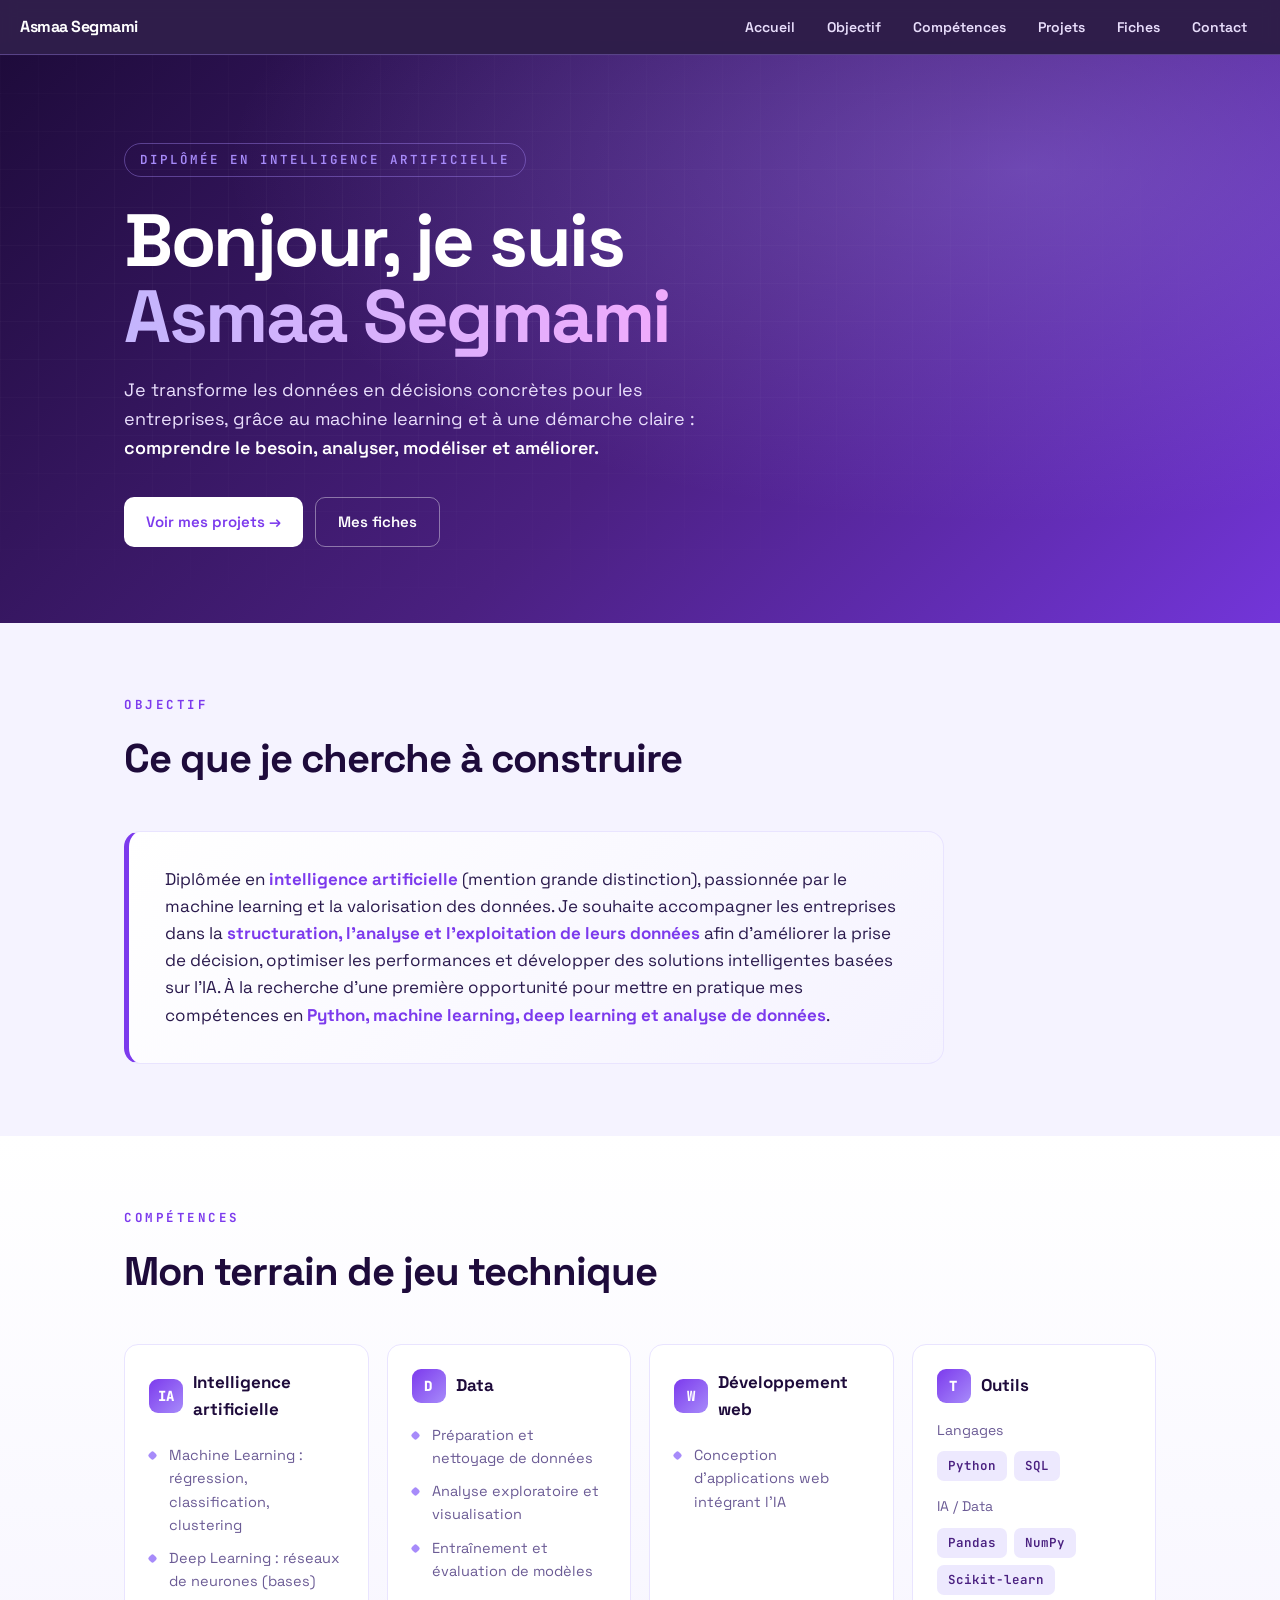
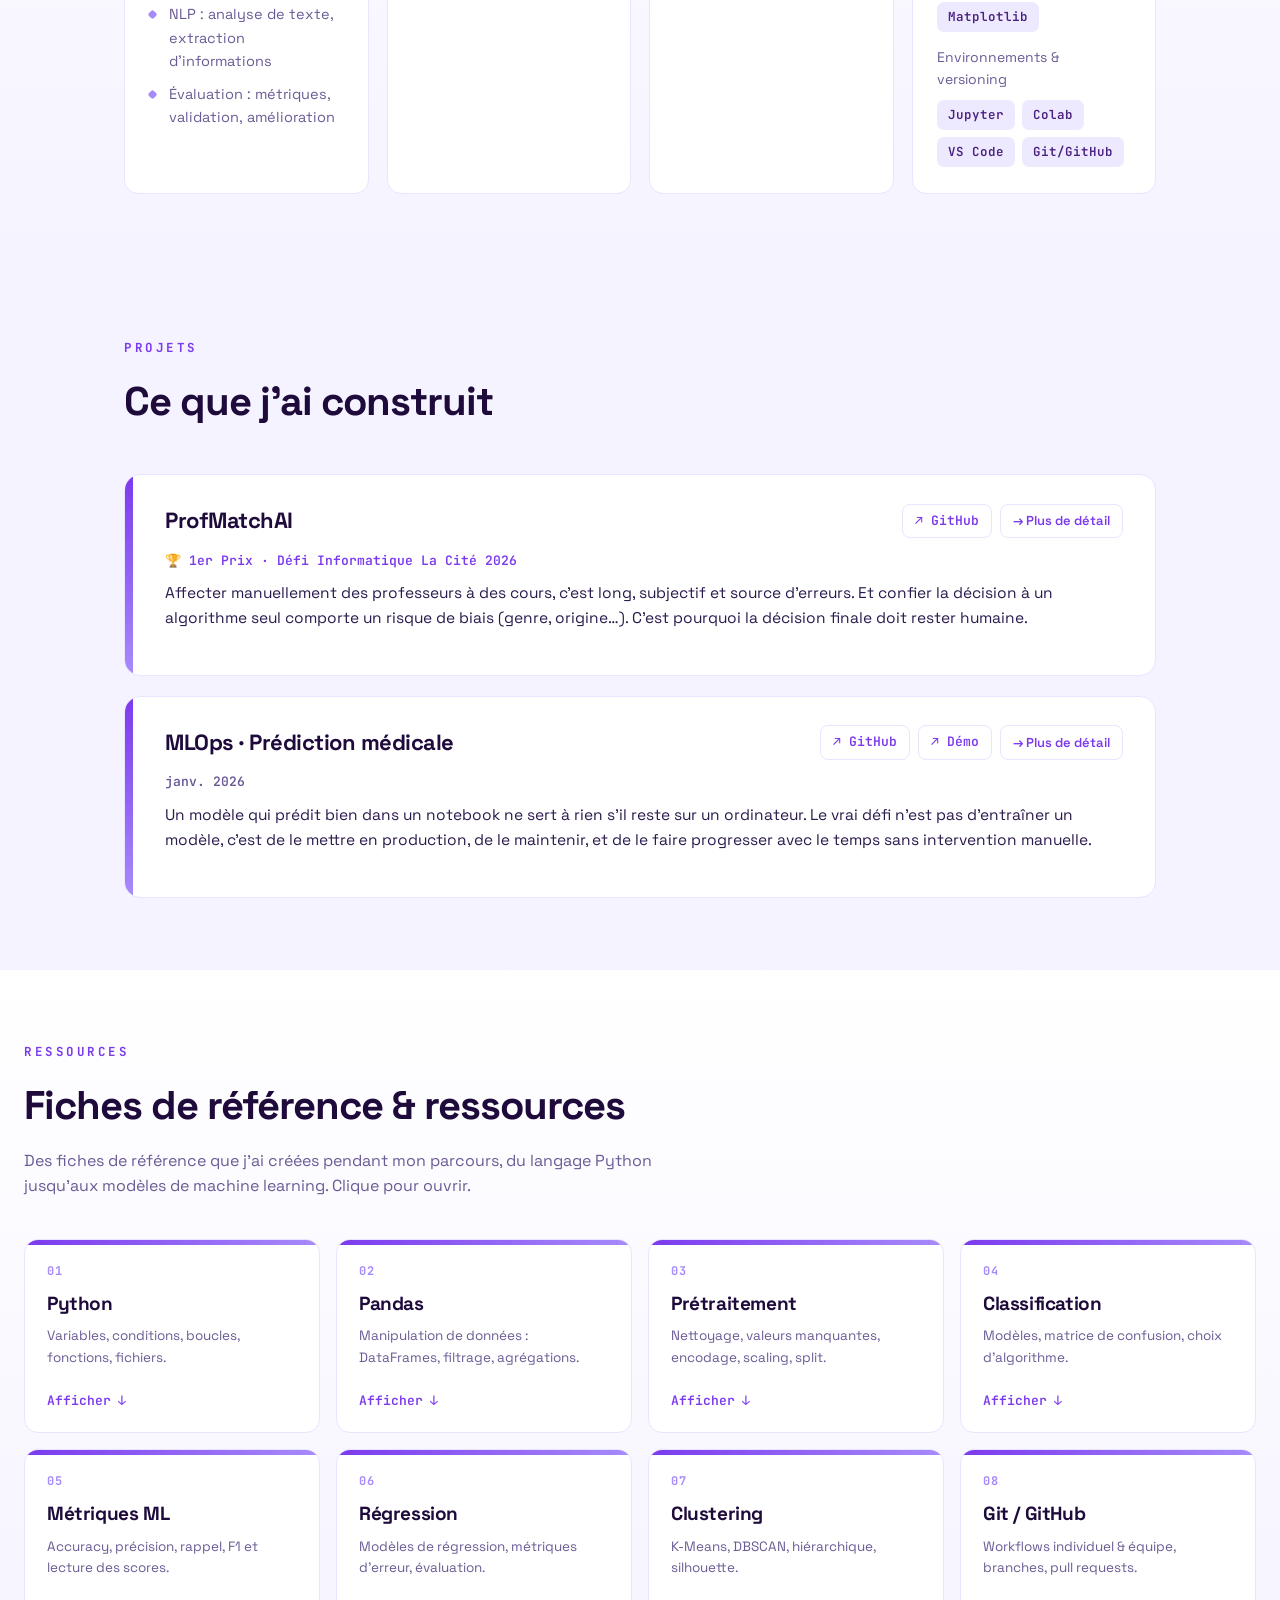
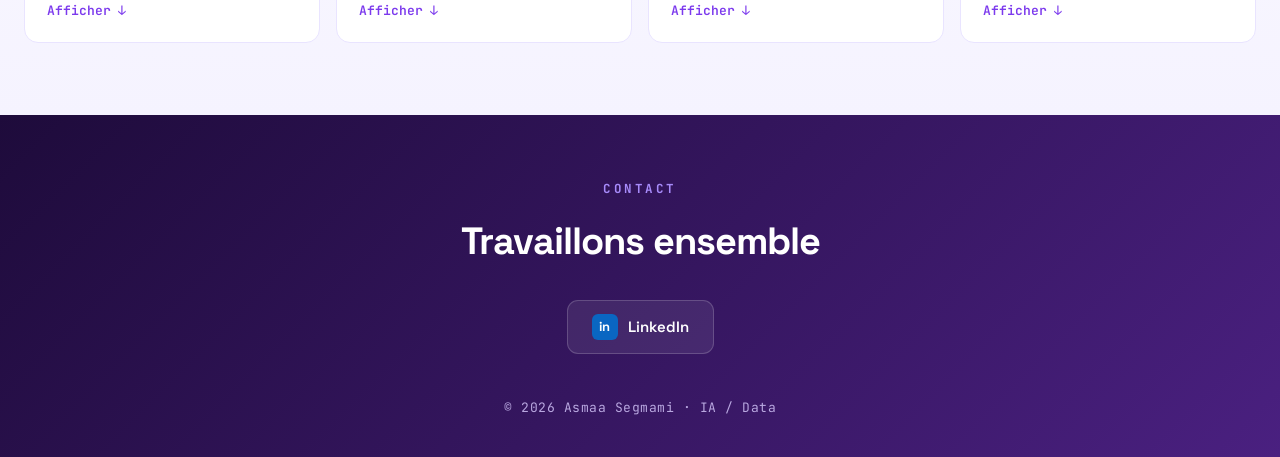
<file: index.html>
<!DOCTYPE html>
<html lang="fr">
<head>
<meta charset="UTF-8">
<meta name="viewport" content="width=device-width, initial-scale=1.0">
<title>Asmaa Segmami · Portfolio IA / Data</title>
<meta name="description" content="Asmaa Segmami, diplômée en intelligence artificielle. Portfolio IA / Data : machine learning, deep learning, analyse et préparation de données, Python, Pandas, Scikit-learn. Fiches de référence Python, Pandas, prétraitement, classification, régression, clustering.">
<meta name="keywords" content="Asmaa Segmami, intelligence artificielle, machine learning, deep learning, data science, data analyst, Python, Pandas, Scikit-learn, cheatsheet IA, portfolio data, préparation de données, classification, régression, clustering">
<meta name="author" content="Asmaa Segmami">
<meta name="robots" content="index, follow">
<meta name="language" content="French">
<link rel="canonical" href="https://segmami.github.io/">

<!-- Open Graph (Facebook / LinkedIn) -->
<meta property="og:type" content="website">
<meta property="og:title" content="Asmaa Segmami · Portfolio IA / Data">
<meta property="og:description" content="Diplômée en intelligence artificielle : machine learning, deep learning et analyse de données. Découvrez mes projets et mes fiches de référence IA / Data.">
<meta property="og:url" content="https://segmami.github.io/">
<meta property="og:locale" content="fr_FR">
<meta property="og:site_name" content="Asmaa Segmami">

<!-- Twitter Card -->
<meta name="twitter:card" content="summary_large_image">
<meta name="twitter:title" content="Asmaa Segmami · Portfolio IA / Data">
<meta name="twitter:description" content="Diplômée en intelligence artificielle : machine learning, deep learning et analyse de données.">

<!-- Donnees structurees (Google) -->
<script type="application/ld+json">
{
  "@context": "https://schema.org",
  "@type": "Person",
  "name": "Asmaa Segmami",
  "jobTitle": "Ingénieure en intelligence artificielle / Data Scientist",
  "description": "Diplômée en intelligence artificielle, spécialisée en machine learning, deep learning et analyse de données.",
  "url": "https://segmami.github.io/",
  "sameAs": [
    "https://www.linkedin.com/in/asmaa-segmami/",
    "https://github.com/segmami"
  ],
  "knowsAbout": [
    "Intelligence artificielle",
    "Machine Learning",
    "Deep Learning",
    "Data Science",
    "Python",
    "Pandas",
    "Scikit-learn"
  ]
}
</script>

<link rel="preconnect" href="https://fonts.googleapis.com">
<link href="https://fonts.googleapis.com/css2?family=Space+Grotesk:wght@400;500;600;700;800&family=JetBrains+Mono:wght@400;600;700&display=swap" rel="stylesheet">
<style>
  :root {
    --deep:   #1e0b3b;
    --dark:   #2d1554;
    --mid:    #4a2080;
    --accent: #7c3aed;
    --accent2:#8b5cf6;
    --soft:   #a78bfa;
    --light:  #ede9fe;
    --pale:   #f5f3ff;
    --white:  #ffffff;
    --ink:    #2a1a4d;
    --muted:  #6b5b95;
    --code-bg:#140830;
    --line:   #e9e4ff;
  }

  * { box-sizing: border-box; margin: 0; padding: 0; }
  html { scroll-behavior: smooth; }
  body {
    background: var(--pale);
    font-family: 'Space Grotesk', sans-serif;
    color: var(--ink);
    line-height: 1.6;
    -webkit-font-smoothing: antialiased;
  }
  a { color: inherit; text-decoration: none; }
  .wrap { max-width: 1080px; margin: 0 auto; padding: 0 24px; }

  /* ---------- HERO ---------- */
  .hero {
    background:
      radial-gradient(ellipse at 80% 20%, rgba(167,139,250,0.35) 0%, transparent 55%),
      linear-gradient(135deg, var(--deep) 0%, var(--mid) 55%, var(--accent) 110%);
    color: var(--white);
    padding: 88px 0 76px;
    position: relative;
    overflow: hidden;
  }
  .hero::after {
    content: '';
    position: absolute;
    inset: 0;
    background-image:
      linear-gradient(rgba(255,255,255,0.04) 1px, transparent 1px),
      linear-gradient(90deg, rgba(255,255,255,0.04) 1px, transparent 1px);
    background-size: 38px 38px;
    mask-image: radial-gradient(ellipse at 30% 40%, #000 0%, transparent 75%);
  }
  .hero-inner { position: relative; z-index: 1; }
  .eyebrow {
    display: inline-flex; align-items: center; gap: 9px;
    font-family: 'JetBrains Mono', monospace;
    font-size: 12.5px; font-weight: 600; letter-spacing: 2px; text-transform: uppercase;
    color: var(--soft);
    border: 1px solid rgba(167,139,250,0.4);
    border-radius: 999px;
    padding: 6px 15px;
    margin-bottom: 26px;
  }
  .eyebrow .dot {
    width: 7px; height: 7px; border-radius: 50%; background: #4ade80;
    box-shadow: 0 0 0 4px rgba(74,222,128,0.25);
  }
  .hero h1 {
    font-size: clamp(40px, 7vw, 74px);
    font-weight: 800;
    letter-spacing: -2.5px;
    line-height: 1.02;
    margin-bottom: 22px;
  }
  .hero h1 .grad {
    background: linear-gradient(90deg, #c4b5fd, #f0abfc);
    -webkit-background-clip: text; background-clip: text; color: transparent;
  }
  .hero p {
    font-size: 18px;
    max-width: 620px;
    color: #e9defc;
    margin-bottom: 34px;
  }
  .hero p b { color: #fff; font-weight: 600; }
  .cta-row { display: flex; flex-wrap: wrap; gap: 12px; }
  .btn {
    display: inline-flex; align-items: center; gap: 8px;
    font-weight: 600; font-size: 15px;
    padding: 12px 22px; border-radius: 10px;
    transition: transform .15s ease, box-shadow .15s ease;
  }
  .btn-main { background: var(--white); color: var(--accent); }
  .btn-main:hover { transform: translateY(-2px); box-shadow: 0 10px 26px rgba(0,0,0,0.28); }
  .btn-ghost { border: 1.5px solid rgba(255,255,255,0.4); color: #fff; }
  .btn-ghost:hover { background: rgba(255,255,255,0.1); transform: translateY(-2px); }

  /* ---------- SECTION SHELL ---------- */
  section.block { padding: 72px 0; }
  .sec-head { margin-bottom: 40px; }
  .sec-kicker {
    font-family: 'JetBrains Mono', monospace;
    font-size: 12.5px; font-weight: 700; letter-spacing: 2.5px; text-transform: uppercase;
    color: var(--accent);
    display: flex; align-items: center; gap:0;
    margin-bottom: 12px;
  }
  .sec-kicker::before { content: none; display: none; }
  .sec-title {
    font-size: clamp(28px, 4vw, 40px);
    font-weight: 800; letter-spacing: -1px; color: var(--deep);
  }

  /* ---------- OBJECTIF ---------- */
  .objectif {
    background: linear-gradient(135deg, #fff 0%, var(--pale) 100%);
    border: 1.5px solid var(--line);
    border-left: 5px solid var(--accent);
    border-radius: 16px;
    padding: 34px 36px;
    font-size: 17px;
    color: var(--ink);
    max-width: 820px;
  }
  .objectif b { color: var(--accent); font-weight: 700; }

  /* ---------- COMPETENCES ---------- */
  .skills-grid {
    display: grid;
    grid-template-columns: repeat(auto-fit, minmax(240px, 1fr));
    gap: 18px;
  }
  .skill-card {
    background: var(--white);
    border: 1.5px solid var(--line);
    border-radius: 14px;
    padding: 24px 24px 26px;
    transition: transform .18s ease, box-shadow .18s ease, border-color .18s ease;
  }
  .skill-card:hover {
    transform: translateY(-4px);
    box-shadow: 0 16px 34px rgba(124,58,237,0.13);
    border-color: var(--soft);
  }
  .skill-card h3 {
    font-size: 17px; font-weight: 800; color: var(--deep);
    display: flex; align-items: center; gap: 10px;
    margin-bottom: 16px;
  }
  .skill-ico {
    width: 34px; height: 34px; border-radius: 9px;
    display: inline-flex; align-items: center; justify-content: center;
    background: linear-gradient(135deg, var(--accent), var(--soft));
    color: #fff; font-size: 14px; font-weight: 800; letter-spacing: 0.5px;
    font-family: 'JetBrains Mono', monospace; flex-shrink: 0;
  }
  .skill-card ul { list-style: none; }
  .skill-card li {
    font-size: 14.5px; color: var(--muted);
    padding: 5px 0 5px 20px; position: relative;
  }
  .skill-card li::before {
    content: ''; position: absolute; left: 0; top: 13px;
    width: 7px; height: 7px; border-radius: 2px;
    background: var(--soft); transform: rotate(45deg);
  }
  .chips { display: flex; flex-wrap: wrap; gap: 7px; margin-top: 4px; }
  .chip {
    font-family: 'JetBrains Mono', monospace;
    font-size: 12.5px; font-weight: 600;
    background: var(--light); color: var(--mid);
    padding: 5px 11px; border-radius: 7px;
  }

  /* ---------- PROJETS ---------- */
  .proj { display: flex; flex-direction: column; gap: 20px; }
  .proj-card {
    background: var(--white);
    border: 1.5px solid var(--line);
    border-radius: 16px;
    overflow: hidden;
    display: grid;
    grid-template-columns: 8px 1fr;
    transition: box-shadow .18s ease, transform .18s ease;
  }
  .proj-card:hover { box-shadow: 0 18px 40px rgba(124,58,237,0.12); transform: translateY(-3px); }
  .proj-bar { background: linear-gradient(180deg, var(--accent), var(--soft)); }
  .proj-body { padding: 28px 32px; }
  .proj-top { display: flex; align-items: center; justify-content: space-between; flex-wrap: wrap; gap: 10px; margin-bottom: 12px; }
  .proj-name { font-size: 22px; font-weight: 800; color: var(--deep); letter-spacing: -0.5px; }
  .proj-link {
    font-family: 'JetBrains Mono', monospace; font-size: 13px; font-weight: 600;
    color: var(--accent); display: inline-flex; align-items: center; gap: 6px;
    border: 1px solid var(--line); border-radius: 8px; padding: 6px 12px;
    transition: background .15s ease;
  }
  .proj-link:hover { background: var(--pale); }
  .proj-desc { font-size: 15.5px; color: var(--ink); margin-bottom: 16px; }
  .proj-ai {
    font-size: 14px; color: var(--mid);
    background: var(--pale); border-radius: 10px; padding: 12px 16px;
    border: 1px dashed var(--soft);
  }
  .proj-ai b { color: var(--accent); }

  /* ---------- CHEATSHEETS GALLERY ---------- */
  .cs-grid {
    display: grid;
    grid-template-columns: repeat(auto-fill, minmax(250px, 1fr));
    gap: 16px;
  }
  .cs-card {
    position: relative;
    background: var(--white);
    border: 1.5px solid var(--line);
    border-radius: 14px;
    padding: 22px 22px 20px;
    overflow: hidden;
    transition: transform .18s ease, box-shadow .18s ease, border-color .18s ease;
  }
  .cs-card::before {
    content: '';
    position: absolute; top: 0; left: 0; right: 0; height: 5px;
    background: linear-gradient(90deg, var(--accent), var(--soft));
  }
  .cs-card:hover {
    transform: translateY(-5px);
    box-shadow: 0 18px 38px rgba(124,58,237,0.16);
    border-color: var(--soft);
  }
  .cs-num {
    font-family: 'JetBrains Mono', monospace;
    font-size: 12px; font-weight: 700; color: var(--soft);
    letter-spacing: 1px;
  }
  .cs-title {
    font-size: 19px; font-weight: 800; color: var(--deep);
    margin: 8px 0 6px; letter-spacing: -0.4px;
  }
  .cs-tag { font-size: 13.5px; color: var(--muted); margin-bottom: 18px; min-height: 38px; }
  .cs-open {
    font-family: 'JetBrains Mono', monospace; font-size: 13px; font-weight: 600;
    color: var(--accent); display: inline-flex; align-items: center; gap: 7px;
  }
  .cs-open .arr { transition: transform .15s ease; }
  .cs-card:hover .cs-open .arr { transform: translateX(4px); }
  .cs-link-abs { position: absolute; inset: 0; }

  /* ---------- CONTACT / FOOTER ---------- */
  footer {
    background: linear-gradient(135deg, var(--deep), var(--mid));
    color: #fff;
    padding: 64px 0 38px;
    text-align: center;
  }
  footer .sec-kicker { color: var(--soft); justify-content: center; }
  footer .sec-kicker::before { background: var(--soft); }
  footer h2 { font-size: clamp(26px, 4vw, 38px); font-weight: 800; letter-spacing: -1px; margin-bottom: 28px; }
  .contact-row { display: flex; flex-wrap: wrap; gap: 14px; justify-content: center; margin-bottom: 44px; }
  .contact-btn {
    display: inline-flex; align-items: center; gap: 10px;
    font-weight: 600; font-size: 15px;
    padding: 13px 24px; border-radius: 11px;
    background: rgba(255,255,255,0.08);
    border: 1px solid rgba(255,255,255,0.18);
    transition: background .15s ease, transform .15s ease;
  }
  .contact-btn:hover { background: rgba(255,255,255,0.16); transform: translateY(-2px); }
  .contact-btn .ic {
    width: 26px; height: 26px; border-radius: 6px;
    display: inline-flex; align-items: center; justify-content: center;
    font-weight: 800; font-size: 13px; flex-shrink: 0;
  }
  .ic-li { background: #0a66c2; }
  .ic-gh { background: #1a1a1a; }
  .ic-web { background: var(--accent); }
  .copyr { font-size: 13px; color: #b9a8e0; font-family: 'JetBrains Mono', monospace; letter-spacing: 0.5px; }

  @media (max-width: 760px) {
    .wrap { padding: 0 18px; }
    .hero { padding: 64px 0 56px; }
    section.block { padding: 54px 0; }
    .sec-head { margin-bottom: 30px; }
    .objectif { padding: 26px 24px; font-size: 16px; }
    .proj-card { grid-template-columns: 6px 1fr; }
    .proj-body { padding: 22px 22px; }
    .proj-name { font-size: 20px; }
    .skills-grid { grid-template-columns: 1fr; gap: 14px; }
    .cs-grid { grid-template-columns: repeat(auto-fill, minmax(200px, 1fr)); gap: 14px; }
  }

  @media (max-width: 480px) {
    .wrap { padding: 0 14px; }
    .hero { padding: 52px 0 46px; }
    .hero p { font-size: 16px; }
    .cta-row { flex-direction: column; align-items: stretch; }
    .btn { justify-content: center; }
    .cs-grid { grid-template-columns: 1fr; }
    .proj-body { padding: 20px 18px; }
    .objectif { padding: 22px 18px; }
    .contact-row { flex-direction: column; align-items: stretch; }
    .contact-btn { justify-content: center; }
  }

/* ---- Desactivation du copier-coller ---- */
*{ -webkit-user-select:none; -moz-user-select:none; -ms-user-select:none; user-select:none; }

/* ---- Barre de navigation collante ---- */
.topnav{position:sticky;top:0;z-index:1000;
  background:rgba(30,11,59,0.92);backdrop-filter:blur(8px);
  border-bottom:1px solid rgba(167,139,250,0.35);
  display:flex;align-items:center;gap:6px;flex-wrap:wrap;
  padding:9px 20px;}
.topnav .brand{font-weight:800;color:#fff;font-size:16px;letter-spacing:-.5px;margin-right:auto;}
.topnav a{color:#e9defc;font-weight:600;font-size:14px;text-decoration:none;
  padding:7px 13px;border-radius:8px;transition:background .15s ease;}
.topnav a:hover{background:rgba(167,139,250,0.22);color:#fff;}
@media(max-width:560px){.topnav .brand{width:100%;margin-bottom:4px;}}

/* ---- Accordeon cheatsheets (dans la grille, hauteur flexible) ---- */
.cs-card{cursor:pointer;}
.cs-card.active{border-color:var(--accent);box-shadow:0 14px 30px rgba(124,58,237,.22);}
/* la section cheatsheets est plus large pour laisser respirer les fiches */
#cheatsheets .wrap{max-width:1500px;}
/* le panneau reste DANS la grille : toute la largeur des colonnes, sans debordement */
.cs-panel{grid-column:1/-1;display:none;margin-top:14px;
  border:1.5px solid var(--soft);border-radius:14px;overflow:hidden;
  background:var(--white);box-shadow:0 12px 30px rgba(124,58,237,.14);}
.cs-panel.open{display:block;}
.cs-panel .cs-panel-bar{display:flex;align-items:center;justify-content:space-between;
  padding:12px 22px;background:linear-gradient(90deg,var(--deep),var(--mid));color:#fff;}
.cs-panel .cs-panel-bar b{font-size:16px;font-weight:800;}
.cs-panel .cs-close{cursor:pointer;background:rgba(255,255,255,.15);border:1px solid rgba(255,255,255,.3);
  color:#fff;font-weight:700;font-size:13px;border-radius:8px;padding:7px 14px;}
.cs-panel .cs-close:hover{background:rgba(255,255,255,.28);}
/* hauteur pilotee par JS (auto selon la cheatsheet) */
.cs-panel iframe{width:100%;height:600px;border:0;display:block;background:#fff;
  transition:height .25s ease;}
#projPanel{width:100%;}
#projPanel iframe{height:900px;}
</style>
</head>
<body>

<nav class="topnav">
  <span class="brand">Asmaa Segmami</span>
  <a href="#top">Accueil</a>
  <a href="#objectif">Objectif</a>
  <a href="#competences">Compétences</a>
  <a href="#projets">Projets</a>
  <a href="#cheatsheets">Fiches</a>
  <a href="#contact">Contact</a>
</nav>


<!-- HERO -->
<span id="top"></span>
<header class="hero">
  <div class="wrap hero-inner">
    <span class="eyebrow">Diplômée en intelligence artificielle</span>
    <h1>Bonjour, je suis<br><span class="grad">Asmaa Segmami</span></h1>
    <p>Je transforme les données en décisions concrètes pour les entreprises, grâce au machine learning et à une démarche claire : <b>comprendre le besoin, analyser, modéliser et améliorer.</b></p>
    <div class="cta-row">
      <a class="btn btn-main" href="#projets">Voir mes projets →</a>
      <a class="btn btn-ghost" href="#cheatsheets">Mes fiches</a>
    </div>
  </div>
</header>

<!-- OBJECTIF -->
<section class="block" id="objectif">
  <div class="wrap">
    <div class="sec-head">
      <div class="sec-kicker">Objectif</div>
      <h2 class="sec-title">Ce que je cherche à construire</h2>
    </div>
    <div class="objectif">
      Diplômée en <b>intelligence artificielle</b> (mention grande distinction), passionnée par le
      machine learning et la valorisation des données. Je souhaite accompagner les entreprises dans
      la <b>structuration, l'analyse et l'exploitation de leurs données</b> afin d'améliorer la prise
      de décision, optimiser les performances et développer des solutions intelligentes basées sur l'IA.
      À la recherche d'une première opportunité pour mettre en pratique mes compétences en
      <b>Python, machine learning, deep learning et analyse de données</b>.
    </div>
  </div>
</section>

<!-- COMPETENCES -->
<section class="block" id="competences" style="background:linear-gradient(180deg,#fff,var(--pale));">
  <div class="wrap">
    <div class="sec-head">
      <div class="sec-kicker">Compétences</div>
      <h2 class="sec-title">Mon terrain de jeu technique</h2>
    </div>
    <div class="skills-grid">

      <div class="skill-card">
        <h3><span class="skill-ico">IA</span>Intelligence artificielle</h3>
        <ul>
          <li>Machine Learning : régression, classification, clustering</li>
          <li>Deep Learning : réseaux de neurones (bases)</li>
          <li>NLP : analyse de texte, extraction d'informations</li>
          <li>Évaluation : métriques, validation, amélioration</li>
        </ul>
      </div>

      <div class="skill-card">
        <h3><span class="skill-ico">D</span>Data</h3>
        <ul>
          <li>Préparation et nettoyage de données</li>
          <li>Analyse exploratoire et visualisation</li>
          <li>Entraînement et évaluation de modèles</li>
        </ul>
      </div>

      <div class="skill-card">
        <h3><span class="skill-ico">W</span>Développement web</h3>
        <ul>
          <li>Conception d'applications web intégrant l'IA</li>
        </ul>
      </div>

      <div class="skill-card">
        <h3><span class="skill-ico">T</span>Outils</h3>
        <p style="font-size:14px;color:var(--muted);margin-bottom:10px;">Langages</p>
        <div class="chips"><span class="chip">Python</span><span class="chip">SQL</span></div>
        <p style="font-size:14px;color:var(--muted);margin:14px 0 10px;">IA / Data</p>
        <div class="chips"><span class="chip">Pandas</span><span class="chip">NumPy</span><span class="chip">Scikit-learn</span><span class="chip">Matplotlib</span></div>
        <p style="font-size:14px;color:var(--muted);margin:14px 0 10px;">Environnements & versioning</p>
        <div class="chips"><span class="chip">Jupyter</span><span class="chip">Colab</span><span class="chip">VS Code</span><span class="chip">Git/GitHub</span></div>
      </div>

    </div>
  </div>
</section>

<!-- PROJETS -->
<section class="block" id="projets">
  <div class="wrap">
    <div class="sec-head">
      <div class="sec-kicker">Projets</div>
      <h2 class="sec-title">Ce que j'ai construit</h2>
    </div>
    <div class="proj">

      <div class="proj-card">
        <div class="proj-bar"></div>
        <div class="proj-body">
          <div class="proj-top">
            <span class="proj-name">ProfMatchAI</span>
            <div style="display:flex;gap:8px;flex-wrap:wrap;">
              <a class="proj-link" href="https://github.com/YvanJaures/ProfMatchAI" target="_blank" rel="noopener">↗ GitHub</a>
              <button type="button" class="proj-link" style="cursor:pointer;background:none;font-family:inherit;" onclick="toggleProj('profmatchai.html','ProfMatchAI')">→ Plus de détail</button>
            </div>
          </div>
          <p style="font-family:'JetBrains Mono',monospace;font-size:13px;color:var(--accent);font-weight:600;margin-bottom:10px;">🏆 1er Prix · Défi Informatique La Cité 2026</p>
          <p class="proj-desc">
            Affecter manuellement des professeurs à des cours, c'est long, subjectif et source d'erreurs. Et confier la décision à un algorithme seul comporte un risque de biais (genre, origine…). C'est pourquoi la décision finale doit rester humaine.
          </p>
        </div>
      </div>

      <div class="proj-card">
        <div class="proj-bar"></div>
        <div class="proj-body">
          <div class="proj-top">
            <span class="proj-name">MLOps · Prédiction médicale</span>
            <div style="display:flex;gap:8px;flex-wrap:wrap;">
              <a class="proj-link" href="https://github.com/segmami/mlops" target="_blank" rel="noopener">↗ GitHub</a>
              <a class="proj-link" href="https://mlops-public.onrender.com" target="_blank" rel="noopener">↗ Démo</a>
              <button type="button" class="proj-link" style="cursor:pointer;background:none;font-family:inherit;" onclick="toggleProj('mlops.html','MLOps · Prédiction médicale')">→ Plus de détail</button>
            </div>
          </div>
          <p style="font-family:'JetBrains Mono',monospace;font-size:13px;color:var(--muted);font-weight:600;margin-bottom:10px;">janv. 2026</p>
          <p class="proj-desc">
            Un modèle qui prédit bien dans un notebook ne sert à rien s'il reste sur un ordinateur. Le vrai défi n'est pas d'entraîner un modèle, c'est de le mettre en production, de le maintenir, et de le faire progresser avec le temps sans intervention manuelle.
          </p>
        </div>
      </div>

      <div class="cs-panel" id="projPanel">
        <div class="cs-panel-bar"><b id="projPanelTitle"></b>
          <button class="cs-close" onclick="closeProj()">✕ Fermer</button></div>
        <iframe id="projFrame" src="" title="détail projet"></iframe>
      </div>

    </div>
  </div>
</section>

<!-- CHEATSHEETS -->
<section class="block" id="cheatsheets" style="background:linear-gradient(180deg,#fff,var(--pale));">
  <div class="wrap">
    <div class="sec-head">
      <div class="sec-kicker">Ressources</div>
      <h2 class="sec-title">Fiches de référence &amp; ressources</h2>
      <p style="color:var(--muted);font-size:16px;margin-top:10px;max-width:640px;">
        Des fiches de référence que j'ai créées pendant mon parcours, du langage Python jusqu'aux
        modèles de machine learning. Clique pour ouvrir.
      </p>
    </div>
    <div class="cs-grid">

      <div class="cs-card" data-i="0" onclick="toggleCS(0)">
        <div class="cs-num">01</div>
        <div class="cs-title">Python</div>
        <div class="cs-tag">Variables, conditions, boucles, fonctions, fichiers.</div>
        <span class="cs-open">Afficher <span class="arr">↓</span></span>
      </div>

      <div class="cs-card" data-i="1" onclick="toggleCS(1)">
        <div class="cs-num">02</div>
        <div class="cs-title">Pandas</div>
        <div class="cs-tag">Manipulation de données : DataFrames, filtrage, agrégations.</div>
        <span class="cs-open">Afficher <span class="arr">↓</span></span>
      </div>

      <div class="cs-card" data-i="2" onclick="toggleCS(2)">
        <div class="cs-num">03</div>
        <div class="cs-title">Prétraitement</div>
        <div class="cs-tag">Nettoyage, valeurs manquantes, encodage, scaling, split.</div>
        <span class="cs-open">Afficher <span class="arr">↓</span></span>
      </div>

      <div class="cs-card" data-i="3" onclick="toggleCS(3)">
        <div class="cs-num">04</div>
        <div class="cs-title">Classification</div>
        <div class="cs-tag">Modèles, matrice de confusion, choix d'algorithme.</div>
        <span class="cs-open">Afficher <span class="arr">↓</span></span>
      </div>

      <div class="cs-card" data-i="4" onclick="toggleCS(4)">
        <div class="cs-num">05</div>
        <div class="cs-title">Métriques ML</div>
        <div class="cs-tag">Accuracy, précision, rappel, F1 et lecture des scores.</div>
        <span class="cs-open">Afficher <span class="arr">↓</span></span>
      </div>

      <div class="cs-card" data-i="5" onclick="toggleCS(5)">
        <div class="cs-num">06</div>
        <div class="cs-title">Régression</div>
        <div class="cs-tag">Modèles de régression, métriques d'erreur, évaluation.</div>
        <span class="cs-open">Afficher <span class="arr">↓</span></span>
      </div>

      <div class="cs-card" data-i="6" onclick="toggleCS(6)">
        <div class="cs-num">07</div>
        <div class="cs-title">Clustering</div>
        <div class="cs-tag">K-Means, DBSCAN, hiérarchique, silhouette.</div>
        <span class="cs-open">Afficher <span class="arr">↓</span></span>
      </div>

      <div class="cs-card" data-i="7" onclick="toggleCS(7)">
        <div class="cs-num">08</div>
        <div class="cs-title">Git / GitHub</div>
        <div class="cs-tag">Workflows individuel & équipe, branches, pull requests.</div>
        <span class="cs-open">Afficher <span class="arr">↓</span></span>
      </div>

      <div class="cs-panel" id="csPanel">
        <div class="cs-panel-bar"><b id="csPanelTitle"></b>
          <button class="cs-close" onclick="closeCS()">✕ Fermer</button></div>
        <iframe id="csFrame" src="" title="cheatsheet"></iframe>
      </div>

    </div>
  </div>
</section>

<!-- CONTACT -->
<footer id="contact">
  <div class="wrap">
    <div class="sec-kicker">Contact</div>
    <h2>Travaillons ensemble</h2>
    <div class="contact-row">
      <a class="contact-btn" href="https://www.linkedin.com/in/asmaa-segmami/" target="_blank" rel="noopener">
        <span class="ic ic-li">in</span> LinkedIn
      </a>
    </div>
    <div class="copyr">© 2026 Asmaa Segmami · IA / Data</div>
  </div>
</footer>

<script>
(function(){
  ['copy','cut','contextmenu','dragstart','selectstart'].forEach(function(evt){
    document.addEventListener(evt, function(e){ e.preventDefault(); }, {capture:true});
  });
  document.addEventListener('keydown', function(e){
    var k = e.key.toLowerCase();
    if((e.ctrlKey||e.metaKey) && ['c','x','a','s','u','p'].indexOf(k)!==-1){
      e.preventDefault();
    }
  }, {capture:true});
})();
</script>
<script>
var CS = [['1_python_cheatsheet.html', 'Python'], ['2_pandas_cheatsheet.html', 'Pandas'], ['3_pretraitement_cheatsheet.html', 'Prétraitement'], ['4_classification_cheatsheet.html', 'Classification'], ['4_cheatsheet_ml_metrics.html', 'Métriques ML'], ['5_regression_cheatsheet.html', 'Régression'], ['6_clustering_cheatsheet.html', 'Clustering'], ['0_git-workflows.html', 'Git / GitHub']];
var current = -1;
var currentFile = '';

function toggleCS(i){
  if(current === i){ closeCS(); return; }
  current = i;
  document.querySelectorAll('.cs-card').forEach(function(c){c.classList.remove('active');});
  var card = document.querySelector('.cs-card[data-i="'+i+'"]');
  if(card) card.classList.add('active');
  var panel = document.getElementById('csPanel');
  var frame = document.getElementById('csFrame');
  currentFile = CS[i][0];
  document.getElementById('csPanelTitle').textContent = CS[i][1];
  frame.style.height = '600px';           // hauteur provisoire le temps du chargement
  frame.src = currentFile;
  panel.classList.add('open');
  panel.scrollIntoView({behavior:'smooth', block:'start'});
}

function closeCS(){
  current = -1; currentFile = '';
  document.getElementById('csPanel').classList.remove('open');
  document.getElementById('csFrame').src = '';
  document.querySelectorAll('.cs-card').forEach(function(c){c.classList.remove('active');});
}

// Reception de la hauteur reelle de la cheatsheet -> hauteur flexible
window.addEventListener('message', function(e){
  var d = e.data;
  if(d && d.csHeight){
    var frame = document.getElementById('csFrame');
    // on n'ajuste que si le message vient bien de la cheatsheet affichee
    if(currentFile && (!d.src || currentFile.indexOf(d.src) !== -1 || d.src.indexOf(currentFile) !== -1)){
      var target = d.csHeight;
      var actuel = parseInt(frame.style.height, 10) || 0;
      // n'ajuste que si l'ecart depasse 8px -> stoppe toute boucle
      if(Math.abs(target - actuel) > 8){
        frame.style.height = target + 'px';
      }
    }
  }
});
</script>
<script>
function toggleProj(file, title){
  var panel = document.getElementById('projPanel');
  var frame = document.getElementById('projFrame');
  var isOpen = panel.classList.contains('open') && frame.getAttribute('data-file') === file;
  if(isOpen){ closeProj(); return; }
  frame.setAttribute('data-file', file);
  frame.style.height = '600px';
  frame.src = file;
  document.getElementById('projPanelTitle').textContent = title;
  panel.classList.add('open');
  panel.scrollIntoView({behavior:'smooth', block:'start'});
}
function closeProj(){
  var panel = document.getElementById('projPanel');
  var frame = document.getElementById('projFrame');
  panel.classList.remove('open');
  frame.src = '';
  frame.removeAttribute('data-file');
}
window.addEventListener('message', function(e){
  var d = e.data;
  if(d && d.csHeight){
    var frame = document.getElementById('projFrame');
    var f = frame.getAttribute('data-file');
    if(f && (!d.src || f.indexOf(d.src) !== -1 || d.src.indexOf(f) !== -1)){
      var target = d.csHeight;
      var actuel = parseInt(frame.style.height, 10) || 0;
      if(Math.abs(target - actuel) > 8){ frame.style.height = target + 'px'; }
    }
  }
});
</script>
</body>
</html>
</file>
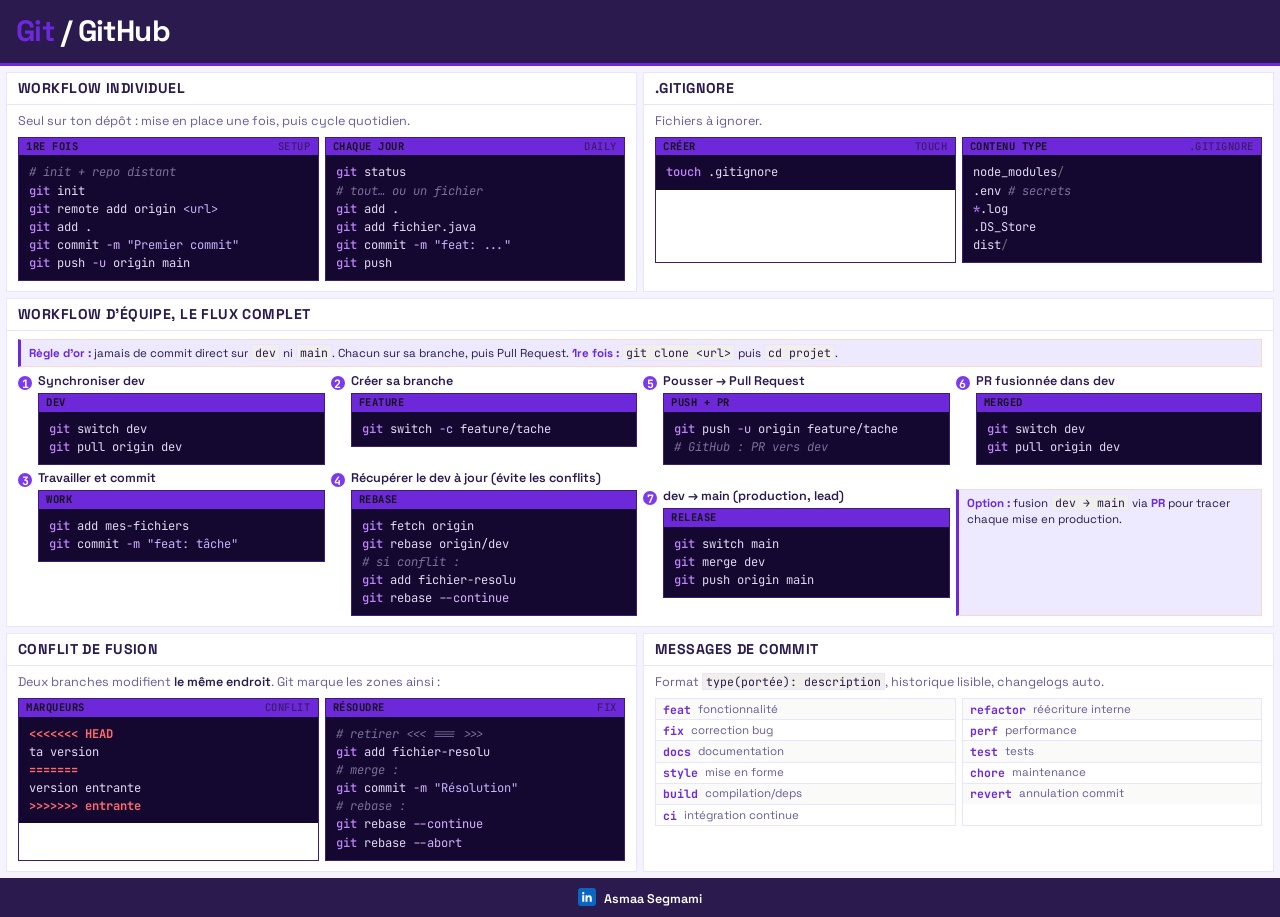
<file: 0_git-workflows.html>
<!DOCTYPE html>
<html lang="fr">
<head>
<meta charset="UTF-8">
<meta name="viewport" content="width=device-width, initial-scale=1.0">
<title>Cheatsheet Git & GitHub — Workflows individuel et équipe | Asmaa Segmami</title>
<meta name="description" content="Aide-mémoire Git et GitHub : workflow individuel et en équipe, branches, commits, pull requests, résolution de conflits, .gitignore et messages de commit conventionnels. Fiche par Asmaa Segmami.">
<meta name="keywords" content="git, github, cheatsheet git, workflow git, branches git, pull request, merge conflict, gitignore, commit conventionnel, versioning">
<meta name="author" content="Asmaa Segmami">
<meta name="robots" content="index, follow">
<meta name="language" content="French">
<link rel="canonical" href="https://segmami.github.io/0_git-workflows.html">
<meta property="og:type" content="article">
<meta property="og:title" content="Cheatsheet Git & GitHub — Workflows individuel et équipe | Asmaa Segmami">
<meta property="og:description" content="Aide-mémoire Git et GitHub : workflow individuel et en équipe, branches, commits, pull requests, résolution de conflits, .gitignore et messages de commit conventionnels. Fiche par Asmaa Segmami.">
<meta property="og:url" content="https://segmami.github.io/0_git-workflows.html">
<meta property="og:locale" content="fr_FR">
<meta property="og:site_name" content="Asmaa Segmami · IA / Data">
<meta name="twitter:card" content="summary_large_image">
<meta name="twitter:title" content="Cheatsheet Git & GitHub — Workflows individuel et équipe | Asmaa Segmami">
<meta name="twitter:description" content="Aide-mémoire Git et GitHub : workflow individuel et en équipe, branches, commits, pull requests, résolution de conflits, .gitignore et messages de commit conventionnels. Fiche par Asmaa Segmami.">
<script type="application/ld+json">
{
  "@context": "https://schema.org",
  "@type": "TechArticle",
  "headline": "Cheatsheet Git & GitHub — Workflows individuel et équipe | Asmaa Segmami",
  "description": "Aide-mémoire Git et GitHub : workflow individuel et en équipe, branches, commits, pull requests, résolution de conflits, .gitignore et messages de commit conventionnels. Fiche par Asmaa Segmami.",
  "inLanguage": "fr",
  "url": "https://segmami.github.io/0_git-workflows.html",
  "author": { "@type": "Person", "name": "Asmaa Segmami", "url": "https://segmami.github.io/" },
  "publisher": { "@type": "Person", "name": "Asmaa Segmami" }
}
</script>

<link rel="preconnect" href="https://fonts.googleapis.com">
<link rel="preconnect" href="https://fonts.gstatic.com" crossorigin>
<link href="https://fonts.googleapis.com/css2?family=Space+Grotesk:wght@400;500;600;700&family=JetBrains+Mono:wght@400;500;700&display=swap" rel="stylesheet">
<style>
  :root{
    --orange:#FF5A1F;--orange-soft:#FFF1EB;--ink:#1A1A1A;--muted:#6B6B6B;
    --line:#E4E4E4;--bg:#F2F1EE;--card:#FFFFFF;--code-bg:#1B1B1B;--code-line:#2A2A2A;
    --c-comment:#7C7C7C;--c-cmd:#FF7A45;--c-flag:#E8C547;--c-str:#9BD17A;--c-arg:#D6D6D6;--c-step:#FF5A1F;
  }
  *{box-sizing:border-box;margin:0;padding:0}
  html{-webkit-text-size-adjust:100%}
  body{font-family:'Space Grotesk',sans-serif;background:var(--bg);color:var(--ink);
    line-height:1.32}

  /* hauteur épouse le contenu, pas de vide en bas */
  .sheet{width:100%;background:var(--bg);
    display:flex;flex-direction:column;overflow:hidden}

  header{background:var(--ink);color:#fff;padding:12px 16px;border-bottom:3px solid var(--orange);
    display:flex;align-items:baseline;gap:12px;flex-wrap:wrap;flex:0 0 auto}
  header h1{font-size:29.4px;font-weight:700;letter-spacing:-0.02em}
  header h1 .g{color:var(--orange)}
  header p.tag{font-family:'JetBrains Mono',monospace;font-size:12.6px;color:#A8A8A8}

  .grid{display:grid;grid-template-columns:repeat(4,1fr);grid-auto-rows:min-content;
    gap:6px;padding:6px}
  .span2{grid-column:span 2}.span4{grid-column:span 4}

  .card{background:var(--card);border:1px solid var(--line);display:flex;flex-direction:column;overflow:hidden}
  .card-head{padding:6px 11px;border-bottom:1px solid var(--line)}
  .card-head h2{font-size:14.18px;font-weight:700;text-transform:uppercase;letter-spacing:0.03em}
  .card-body{padding:8px 11px 10px;display:flex;flex-direction:column;gap:7px;flex:1}
  .note{font-size:12.6px;color:var(--muted);line-height:1.35}
  .note b{color:var(--ink);font-weight:600}
  .note code,.rule code{font-family:'JetBrains Mono',monospace;font-size:11.55px;background:#F0EFEC;padding:0 3px;color:var(--ink);border:1px solid var(--line)}

  .step{display:flex;gap:6px;align-items:flex-start}
  .step .pin{flex:0 0 auto;width:14px;height:14px;margin-top:2px;border-radius:50%;background:var(--c-step);
    color:#fff;font-family:'JetBrains Mono',monospace;font-size:11.55px;font-weight:700;
    display:flex;align-items:center;justify-content:center}
  .step .stepbody{flex:1;min-width:0}
  .step .steptitle{font-size:12.6px;font-weight:600;margin:0 0 3px;color:var(--ink);line-height:1.25}

  .code{border:1px solid var(--code-line)}
  .code-label{font-family:'JetBrains Mono',monospace;font-size:10.5px;font-weight:700;text-transform:uppercase;
    letter-spacing:0.05em;color:#111;background:var(--orange);padding:2px 7px;
    display:flex;justify-content:space-between;align-items:center}
  .code-label .tick{color:#111;opacity:.55;font-weight:500}
  pre{background:var(--code-bg);padding:8px 10px;overflow-x:auto;font-family:'JetBrains Mono',monospace;
    font-size:12.08px;line-height:1.5;color:var(--c-arg)}
  pre code{font-family:inherit}
  .cm{color:var(--c-comment);font-style:italic}
  .cd{color:var(--c-cmd);font-weight:500}
  .fl{color:var(--c-flag)}.st{color:var(--c-str)}.gr{color:#6E6E6E}.cf{color:#FF6B6B;font-weight:700}

  .cols2{display:grid;grid-template-columns:1fr 1fr;gap:6px}

  .kv{font-family:'JetBrains Mono',monospace;font-size:11.55px;border:1px solid var(--line)}
  .kv div{display:grid;grid-template-columns:auto 1fr;gap:7px;padding:2.5px 7px;border-bottom:1px solid var(--line)}
  .kv div:last-child{border-bottom:none}
  .kv div:nth-child(odd){background:#FAFAF9}
  .kv .k{color:var(--orange);font-weight:700;white-space:nowrap}
  .kv .v{color:var(--muted);font-family:'Space Grotesk',sans-serif;font-size:11.55px}

  .rule{font-size:11.55px;color:var(--ink);background:var(--orange-soft);border:1px solid #FBD9C9;
    border-left:3px solid var(--orange);padding:5px 8px;line-height:1.35}
  .rule b{color:var(--orange)}

  footer{background:var(--ink);color:#fff;padding:9px 16px;flex:0 0 auto;
    display:flex;align-items:center;justify-content:center;gap:10px}
  .sig{display:flex;align-items:center;gap:8px}
  .sig .li svg{width:18px;height:18px;display:block}
  .sig .who .name{font-size:12.6px;font-weight:600;color:#fff}

  @media(max-width:900px){
    .grid{grid-template-columns:repeat(2,1fr)}
    .span2,.span4{grid-column:span 2}
  }
  @media(max-width:560px){
    .grid{grid-template-columns:1fr}
    .span2,.span4{grid-column:span 1}
    .cols2{grid-template-columns:1fr}
  }

/* ================= THEME VIOLET UNIFIE ================= */
:root{
  --deep:#1e0b3b !important; --dark:#2d1554 !important; --mid:#4a2080 !important;
  --accent:#7c3aed !important; --accent2:#8b5cf6 !important; --soft:#a78bfa !important;
  --light:#ede9fe !important; --pale:#f5f3ff !important; --white:#ffffff !important;
  --gold:#c4b5fd !important; --code-bg:#140830 !important; --code-border:#3d1f72 !important;
  --code-br:#3d1f72 !important; --border:#e9e4ff !important; --line:#e9e4ff !important;
  --ink:#2a1a4d !important; --muted:#6b5b95 !important; --text:#2a1a4d !important;
  /* aliases bleu (pandas / pretraitement / regression) */
  --navy:#1e0b3b !important; --blue:#7c3aed !important; --blue2:#8b5cf6 !important;
  --sky:#a78bfa !important; --card:#ffffff !important;
  /* aliases vert (clustering) */
  --kw:#c084fc !important; --fn:#a78bfa !important; --st:#c4b5fd !important;
  --cm:#7c6f9a !important; --nm:#d8b4fe !important; --op:#f0abfc !important; --bi:#c4b5fd !important;
  --code-text:#e2d9f3 !important;
  /* aliases metrics */
  --bg:#f5f3ff !important; --accent-soft:#ede9fe !important;
  --green:#7c3aed !important; --green-soft:#ede9fe !important;
  --red:#8b5cf6 !important; --red-soft:#f5f3ff !important;
  --orange:#6d28d9 !important; --orange-soft:#ede9fe !important;
  --code-comment:#7c6f9a !important; --code-keyword:#c084fc !important;
  --code-string:#c4b5fd !important; --code-func:#f0abfc !important; --code-num:#d8b4fe !important;
  --code-line:#3d1f72 !important;
  --c-comment:#7c6f9a !important; --c-cmd:#c084fc !important; --c-flag:#d8b4fe !important;
  --c-str:#c4b5fd !important; --c-arg:#e2d9f3 !important; --c-step:#7c3aed !important;
}

/* ---- Desactivation du copier-coller ---- */
*{ -webkit-user-select:none; -moz-user-select:none; -ms-user-select:none; user-select:none; }

</style>
</head>
<body>
<div class="sheet">
<header>
  <h1><span class="g">Git</span><span class="slash"> / </span>GitHub</h1>
</header>

<main class="grid">

  <!-- 01 -->
  <section class="card span2">
    <div class="card-head"><h2>Workflow individuel</h2></div>
    <div class="card-body">
      <p class="note">Seul sur ton dépôt : mise en place une fois, puis cycle quotidien.</p>
      <div class="cols2">
        <div class="code">
          <div class="code-label">1re fois <span class="tick">setup</span></div>
<pre><code><span class="cm"># init + repo distant</span>
<span class="cd">git</span> init
<span class="cd">git</span> remote add origin <span class="st">&lt;url&gt;</span>
<span class="cd">git</span> add .
<span class="cd">git</span> commit <span class="fl">-m</span> <span class="st">"Premier commit"</span>
<span class="cd">git</span> push <span class="fl">-u</span> origin main</code></pre>
        </div>
        <div class="code">
          <div class="code-label">chaque jour <span class="tick">daily</span></div>
<pre><code><span class="cd">git</span> status
<span class="cm"># tout… ou un fichier</span>
<span class="cd">git</span> add .
<span class="cd">git</span> add fichier.java
<span class="cd">git</span> commit <span class="fl">-m</span> <span class="st">"feat: ..."</span>
<span class="cd">git</span> push</code></pre>
        </div>
      </div>
    </div>
  </section>

  <!-- 02 -->
  <section class="card span2">
    <div class="card-head"><h2>.gitignore</h2></div>
    <div class="card-body">
      <p class="note">Fichiers à ignorer.</p>
      <div class="cols2">
        <div class="code">
          <div class="code-label">créer <span class="tick">touch</span></div>
<pre><code><span class="cd">touch</span> .gitignore</code></pre>
        </div>
        <div class="code">
          <div class="code-label">contenu type <span class="tick">.gitignore</span></div>
<pre><code>node_modules<span class="gr">/</span>
.env <span class="cm"># secrets</span>
<span class="cd">*</span>.log
.DS_Store
dist<span class="gr">/</span></code></pre>
        </div>
      </div>
    </div>
  </section>

  <!-- 03 -->
  <section class="card span4">
    <div class="card-head"><h2>Workflow d'équipe, le flux complet</h2></div>
    <div class="card-body">
      <div class="rule"><b>Règle d'or :</b> jamais de commit direct sur <code>dev</code> ni <code>main</code>. Chacun sur sa branche, puis Pull Request. <b>1re fois :</b> <code>git clone &lt;url&gt;</code> puis <code>cd projet</code>.</div>
      <div class="cols2">
        <div class="cols2">
          <div class="step"><div class="pin">1</div><div class="stepbody">
            <div class="steptitle">Synchroniser dev</div>
            <div class="code"><div class="code-label">dev</div>
<pre><code><span class="cd">git</span> switch dev
<span class="cd">git</span> pull origin dev</code></pre></div>
          </div></div>
          <div class="step"><div class="pin">2</div><div class="stepbody">
            <div class="steptitle">Créer sa branche</div>
            <div class="code"><div class="code-label">feature</div>
<pre><code><span class="cd">git</span> switch <span class="fl">-c</span> feature/tache</code></pre></div>
          </div></div>
          <div class="step"><div class="pin">3</div><div class="stepbody">
            <div class="steptitle">Travailler et commit</div>
            <div class="code"><div class="code-label">work</div>
<pre><code><span class="cd">git</span> add mes-fichiers
<span class="cd">git</span> commit <span class="fl">-m</span> <span class="st">"feat: tâche"</span></code></pre></div>
          </div></div>
          <div class="step"><div class="pin">4</div><div class="stepbody">
            <div class="steptitle">Récupérer le dev à jour (évite les conflits)</div>
            <div class="code"><div class="code-label">rebase</div>
<pre><code><span class="cd">git</span> fetch origin
<span class="cd">git</span> rebase origin/dev
<span class="cm"># si conflit :</span>
<span class="cd">git</span> add fichier-resolu
<span class="cd">git</span> rebase <span class="fl">--continue</span></code></pre></div>
          </div></div>
        </div>
        <div class="cols2">
          <div class="step"><div class="pin">5</div><div class="stepbody">
            <div class="steptitle">Pousser → Pull Request</div>
            <div class="code"><div class="code-label">push + PR</div>
<pre><code><span class="cd">git</span> push <span class="fl">-u</span> origin feature/tache
<span class="cm"># GitHub : PR vers dev</span></code></pre></div>
          </div></div>
          <div class="step"><div class="pin">6</div><div class="stepbody">
            <div class="steptitle">PR fusionnée dans dev</div>
            <div class="code"><div class="code-label">merged</div>
<pre><code><span class="cd">git</span> switch dev
<span class="cd">git</span> pull origin dev</code></pre></div>
          </div></div>
          <div class="step"><div class="pin">7</div><div class="stepbody">
            <div class="steptitle">dev → main (production, lead)</div>
            <div class="code"><div class="code-label">release</div>
<pre><code><span class="cd">git</span> switch main
<span class="cd">git</span> merge dev
<span class="cd">git</span> push origin main</code></pre></div>
          </div></div>
          <div class="rule"><b>Option :</b> fusion <code>dev → main</code> via <b>PR</b> pour tracer chaque mise en production.</div>
        </div>
      </div>
    </div>
  </section>

  <!-- 05 -->
  <section class="card span2">
    <div class="card-head"><h2>Conflit de fusion</h2></div>
    <div class="card-body">
      <p class="note">Deux branches modifient <b>le même endroit</b>. Git marque les zones ainsi :</p>
      <div class="cols2">
        <div class="code">
          <div class="code-label">marqueurs <span class="tick">conflit</span></div>
<pre><code><span class="cf">&lt;&lt;&lt;&lt;&lt;&lt;&lt; HEAD</span>
ta version
<span class="cf">=======</span>
version entrante
<span class="cf">&gt;&gt;&gt;&gt;&gt;&gt;&gt; entrante</span></code></pre>
        </div>
        <div class="code">
          <div class="code-label">résoudre <span class="tick">fix</span></div>
<pre><code><span class="cm"># retirer &lt;&lt;&lt; === &gt;&gt;&gt;</span>
<span class="cd">git</span> add fichier-resolu
<span class="cm"># merge :</span>
<span class="cd">git</span> commit <span class="fl">-m</span> <span class="st">"Résolution"</span>
<span class="cm"># rebase :</span>
<span class="cd">git</span> rebase <span class="fl">--continue</span>
<span class="cd">git</span> rebase <span class="fl">--abort</span></code></pre>
        </div>
      </div>
    </div>
  </section>

  <!-- 07 -->
  <section class="card span2">
    <div class="card-head"><h2>Messages de commit</h2></div>
    <div class="card-body">
      <p class="note">Format <code>type(portée): description</code>, historique lisible, changelogs auto.</p>
      <div class="cols2">
        <div class="kv">
          <div><span class="k">feat</span><span class="v">fonctionnalité</span></div>
          <div><span class="k">fix</span><span class="v">correction bug</span></div>
          <div><span class="k">docs</span><span class="v">documentation</span></div>
          <div><span class="k">style</span><span class="v">mise en forme</span></div>
          <div><span class="k">build</span><span class="v">compilation/deps</span></div>
          <div><span class="k">ci</span><span class="v">intégration continue</span></div>
        </div>
        <div class="kv">
          <div><span class="k">refactor</span><span class="v">réécriture interne</span></div>
          <div><span class="k">perf</span><span class="v">performance</span></div>
          <div><span class="k">test</span><span class="v">tests</span></div>
          <div><span class="k">chore</span><span class="v">maintenance</span></div>
          <div><span class="k">revert</span><span class="v">annulation commit</span></div>
        </div>
      </div>
    </div>
  </section>

</main>

<footer>
  <div class="sig">
    <span class="li" aria-label="LinkedIn">
      <svg viewBox="0 0 24 24" xmlns="http://www.w3.org/2000/svg">
        <rect width="24" height="24" rx="4" fill="#0A66C2"/>
        <path fill="#fff" d="M8.34 18.34H5.67V9.75h2.67v8.59zM7 8.58a1.55 1.55 0 1 1 0-3.1 1.55 1.55 0 0 1 0 3.1zM18.34 18.34h-2.67v-4.18c0-1-.02-2.28-1.39-2.28-1.39 0-1.6 1.09-1.6 2.21v4.25h-2.67V9.75h2.56v1.17h.04c.36-.68 1.23-1.39 2.53-1.39 2.7 0 3.2 1.78 3.2 4.1v4.71z"/>
      </svg>
    </span>
    <span class="who"><span class="name">Asmaa Segmami</span></span>
  </div>
</footer>
</div>

<script>
(function(){
  // Bloque copie, coupe, clic droit, glisser et selection
  ['copy','cut','contextmenu','dragstart','selectstart'].forEach(function(evt){
    document.addEventListener(evt, function(e){ e.preventDefault(); }, {capture:true});
  });
  // Bloque Ctrl/Cmd + C / X / A / S / U / P
  document.addEventListener('keydown', function(e){
    var k = e.key.toLowerCase();
    if((e.ctrlKey||e.metaKey) && ['c','x','a','s','u','p'].indexOf(k)!==-1){
      e.preventDefault();
    }
  }, {capture:true});
})();
</script>
<script>
(function(){
  var lastSent = 0;
  function contentHeight(){
    // hauteur reelle du contenu, insensible a la taille de la fenetre/iframe
    var b = document.body;
    var rect = b.getBoundingClientRect();
    var h = Math.ceil(rect.height);
    // fallback si body a une hauteur nulle
    if(h < 50){ h = b.scrollHeight; }
    return h;
  }
  function sendH(){
    var h = contentHeight();
    // n'envoyer que si l'ecart depasse 8px (evite les micro-boucles)
    if(Math.abs(h - lastSent) < 8) return;
    lastSent = h;
    if(window.parent && window.parent!==window){
      window.parent.postMessage({csHeight:h, src:location.pathname.split('/').pop()}, '*');
    }
  }
  // quelques mesures apres chargement (polices/images), PAS d'ecoute resize
  window.addEventListener('load', function(){
    sendH();
    setTimeout(sendH,300);
    setTimeout(sendH,900);
    if(document.fonts && document.fonts.ready){ document.fonts.ready.then(sendH); }
  });
})();
</script>
</body>
</html>
</file>
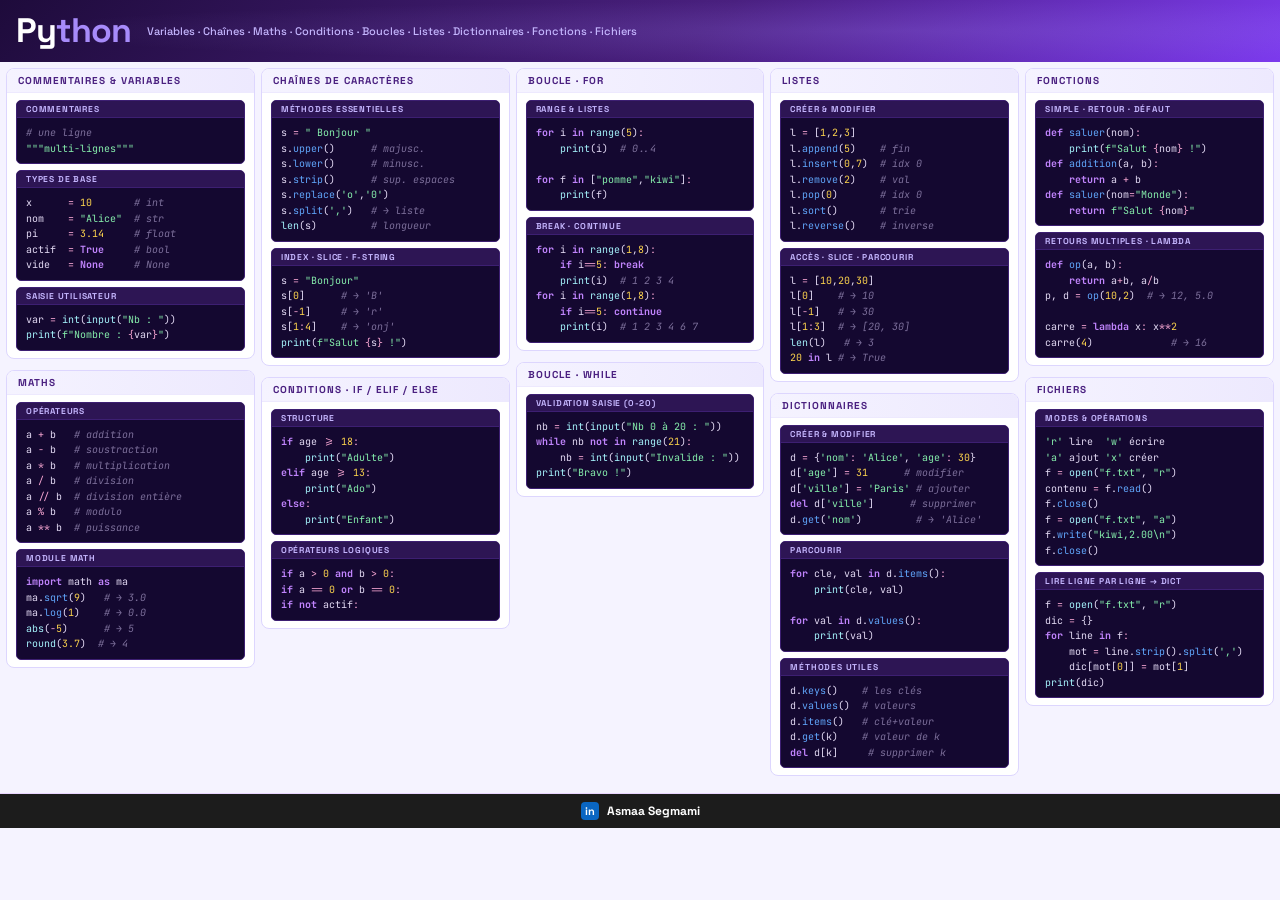
<file: 1_python_cheatsheet.html>
<!DOCTYPE html>
<html lang="fr">
<head>
<meta charset="UTF-8">
<meta name="viewport" content="width=device-width, initial-scale=1.0">
<title>Cheatsheet Python — Aide-mémoire des bases (variables, boucles, fonctions) | Asmaa Segmami</title>
<meta name="description" content="Aide-mémoire Python clair et complet : variables, chaînes de caractères, opérateurs mathématiques, conditions, boucles, listes, dictionnaires, fonctions et fichiers. Fiche de référence par Asmaa Segmami.">
<meta name="keywords" content="cheatsheet python, aide-mémoire python, python bases, variables python, boucles python, fonctions python, listes python, dictionnaires python, fiche python, apprendre python">
<meta name="author" content="Asmaa Segmami">
<meta name="robots" content="index, follow">
<meta name="language" content="French">
<link rel="canonical" href="https://segmami.github.io/1_python_cheatsheet.html">
<meta property="og:type" content="article">
<meta property="og:title" content="Cheatsheet Python — Aide-mémoire des bases (variables, boucles, fonctions) | Asmaa Segmami">
<meta property="og:description" content="Aide-mémoire Python clair et complet : variables, chaînes de caractères, opérateurs mathématiques, conditions, boucles, listes, dictionnaires, fonctions et fichiers. Fiche de référence par Asmaa Segmami.">
<meta property="og:url" content="https://segmami.github.io/1_python_cheatsheet.html">
<meta property="og:locale" content="fr_FR">
<meta property="og:site_name" content="Asmaa Segmami · IA / Data">
<meta name="twitter:card" content="summary_large_image">
<meta name="twitter:title" content="Cheatsheet Python — Aide-mémoire des bases (variables, boucles, fonctions) | Asmaa Segmami">
<meta name="twitter:description" content="Aide-mémoire Python clair et complet : variables, chaînes de caractères, opérateurs mathématiques, conditions, boucles, listes, dictionnaires, fonctions et fichiers. Fiche de référence par Asmaa Segmami.">
<script type="application/ld+json">
{
  "@context": "https://schema.org",
  "@type": "TechArticle",
  "headline": "Cheatsheet Python — Aide-mémoire des bases (variables, boucles, fonctions) | Asmaa Segmami",
  "description": "Aide-mémoire Python clair et complet : variables, chaînes de caractères, opérateurs mathématiques, conditions, boucles, listes, dictionnaires, fonctions et fichiers. Fiche de référence par Asmaa Segmami.",
  "inLanguage": "fr",
  "url": "https://segmami.github.io/1_python_cheatsheet.html",
  "author": { "@type": "Person", "name": "Asmaa Segmami", "url": "https://segmami.github.io/" },
  "publisher": { "@type": "Person", "name": "Asmaa Segmami" }
}
</script>

<link href="https://fonts.googleapis.com/css2?family=Space+Grotesk:wght@400;500;600;700;800&family=JetBrains+Mono:wght@400;600&display=swap" rel="stylesheet">
<style>
  :root{
    --deep:#1e0b3b;--dark:#2d1554;--mid:#4a2080;--accent:#7c3aed;--soft:#a78bfa;
    --light:#ede9fe;--pale:#f5f3ff;--white:#fff;--gold:#c4b5fd;--code-bg:#140830;--code-border:#3d1f72;
  }
  *{box-sizing:border-box;margin:0;padding:0}
  html,body{width:100%;background:var(--pale);font-family:'Space Grotesk',sans-serif;color:var(--deep)}

  header{background:linear-gradient(135deg,var(--deep) 0%,var(--mid) 55%,var(--accent) 100%);
    padding:0 16px;display:flex;align-items:center;gap:16px;height:62px;position:relative;overflow:hidden}
  header::before{content:'';position:absolute;inset:0;
    background:radial-gradient(ellipse at 70% 50%,rgba(167,139,250,0.18) 0%,transparent 70%)}
  header h1{font-size:34px;font-weight:800;color:var(--white);letter-spacing:-1px;line-height:1;position:relative}
  header h1 span{color:var(--soft)}
  header .subtitle{color:var(--gold);font-size:11px;position:relative;line-height:1.5;font-weight:500}

  .page{column-count:5;column-gap:6px;padding:6px}
  .card{background:var(--white);border-radius:8px;overflow:hidden;border:1.5px solid #ddd6fe;
    break-inside:avoid;display:inline-block;width:100%;margin-bottom:6px}
  .card-head{padding:5px 11px;display:flex;align-items:center;border-bottom:1.5px solid var(--light);
    background:linear-gradient(90deg,var(--pale) 0%,#ede9fe 100%)}
  .card-title{font-size:10px;font-weight:800;letter-spacing:1px;text-transform:uppercase;color:var(--mid)}
  .card-body,.card-body-grid2,.card-body-grid3{padding:7px 9px;display:flex;flex-direction:column;gap:6px}

  .block{background:var(--code-bg);border:1px solid var(--code-border);border-radius:5px;overflow:hidden}
  .block-label{background:var(--dark);color:var(--gold);font-size:8.5px;font-weight:700;letter-spacing:0.8px;
    text-transform:uppercase;padding:3px 9px;border-bottom:1px solid var(--code-border)}
  pre{font-family:'JetBrains Mono',monospace;font-size:10px;line-height:1.55;padding:7px 9px;color:#e2d9f3;overflow:hidden}

  .kw{color:#c084fc;font-weight:700}.fn{color:#60a5fa}.st{color:#86efac}.cm{color:#7c6f9a;font-style:italic}
  .nm{color:#fcd34d}.op{color:#f9a8d4}.bi{color:#a5f3fc}

  footer{display:flex;align-items:center;justify-content:center;gap:8px;padding:8px;
    background:#1c1c1c;border-top:1px solid #e9d5ff}
  footer .li-icon{width:18px;height:18px;background:#0a66c2;border-radius:4px;display:inline-flex;
    align-items:center;justify-content:center;color:#fff;font-weight:800;font-size:11px;flex-shrink:0}
  footer .li-text{color:#f3f4f6;font-size:12px;font-weight:600}
  footer .li-text b{color:#fff;font-weight:800}

  @media(max-width:1100px){.page{column-count:3}}
  @media(max-width:700px){.page{column-count:2}}
  @media(max-width:480px){.page{column-count:1}}

/* ================= THEME VIOLET UNIFIE ================= */
:root{
  --deep:#1e0b3b !important; --dark:#2d1554 !important; --mid:#4a2080 !important;
  --accent:#7c3aed !important; --accent2:#8b5cf6 !important; --soft:#a78bfa !important;
  --light:#ede9fe !important; --pale:#f5f3ff !important; --white:#ffffff !important;
  --gold:#c4b5fd !important; --code-bg:#140830 !important; --code-border:#3d1f72 !important;
  --code-br:#3d1f72 !important; --border:#e9e4ff !important; --line:#e9e4ff !important;
  --ink:#2a1a4d !important; --muted:#6b5b95 !important; --text:#2a1a4d !important;
  /* aliases bleu (pandas / pretraitement / regression) */
  --navy:#1e0b3b !important; --blue:#7c3aed !important; --blue2:#8b5cf6 !important;
  --sky:#a78bfa !important; --card:#ffffff !important;
  /* aliases vert (clustering) */
  --kw:#c084fc !important; --fn:#a78bfa !important; --st:#c4b5fd !important;
  --cm:#7c6f9a !important; --nm:#d8b4fe !important; --op:#f0abfc !important; --bi:#c4b5fd !important;
  --code-text:#e2d9f3 !important;
  /* aliases metrics */
  --bg:#f5f3ff !important; --accent-soft:#ede9fe !important;
  --green:#7c3aed !important; --green-soft:#ede9fe !important;
  --red:#8b5cf6 !important; --red-soft:#f5f3ff !important;
  --orange:#6d28d9 !important; --orange-soft:#ede9fe !important;
  --code-comment:#7c6f9a !important; --code-keyword:#c084fc !important;
  --code-string:#c4b5fd !important; --code-func:#f0abfc !important; --code-num:#d8b4fe !important;
  --code-line:#3d1f72 !important;
  --c-comment:#7c6f9a !important; --c-cmd:#c084fc !important; --c-flag:#d8b4fe !important;
  --c-str:#c4b5fd !important; --c-arg:#e2d9f3 !important; --c-step:#7c3aed !important;
}

/* ---- Desactivation du copier-coller ---- */
*{ -webkit-user-select:none; -moz-user-select:none; -ms-user-select:none; user-select:none; }

</style>
</head>
<body>
<header>
  <h1>Py<span>thon</span></h1>
  <div class="subtitle">Variables · Chaînes · Maths · Conditions · Boucles · Listes · Dictionnaires · Fonctions · Fichiers</div>
</header>

<div class="page">

  <div class="card">
    <div class="card-head"><span class="card-title">Commentaires &amp; Variables</span></div>
    <div class="card-body">
      <div class="block">
        <div class="block-label">Commentaires</div>
        <pre><span class="cm"># une ligne</span>
<span class="st">"""multi-lignes"""</span></pre>
      </div>
      <div class="block">
        <div class="block-label">Types de base</div>
        <pre>x      <span class="op">=</span> <span class="nm">10</span>       <span class="cm"># int</span>
nom    <span class="op">=</span> <span class="st">"Alice"</span>  <span class="cm"># str</span>
pi     <span class="op">=</span> <span class="nm">3.14</span>     <span class="cm"># float</span>
actif  <span class="op">=</span> <span class="kw">True</span>     <span class="cm"># bool</span>
vide   <span class="op">=</span> <span class="kw">None</span>     <span class="cm"># None</span></pre>
      </div>
      <div class="block">
        <div class="block-label">Saisie utilisateur</div>
        <pre>var <span class="op">=</span> <span class="bi">int</span>(<span class="bi">input</span>(<span class="st">"Nb : "</span>))
<span class="bi">print</span>(<span class="st">f"Nombre : </span><span class="op">{</span>var<span class="op">}</span><span class="st">"</span>)</pre>
      </div>
    </div>
  </div>

  <div class="card">
    <div class="card-head"><span class="card-title">Maths</span></div>
    <div class="card-body">
      <div class="block">
        <div class="block-label">Opérateurs</div>
        <pre>a <span class="op">+</span> b   <span class="cm"># addition</span>
a <span class="op">-</span> b   <span class="cm"># soustraction</span>
a <span class="op">*</span> b   <span class="cm"># multiplication</span>
a <span class="op">/</span> b   <span class="cm"># division</span>
a <span class="op">//</span> b  <span class="cm"># division entière</span>
a <span class="op">%</span> b   <span class="cm"># modulo</span>
a <span class="op">**</span> b  <span class="cm"># puissance</span></pre>
      </div>
      <div class="block">
        <div class="block-label">Module math</div>
        <pre><span class="kw">import</span> math <span class="kw">as</span> ma
ma.<span class="fn">sqrt</span>(<span class="nm">9</span>)   <span class="cm"># → 3.0</span>
ma.<span class="fn">log</span>(<span class="nm">1</span>)    <span class="cm"># → 0.0</span>
<span class="bi">abs</span>(<span class="op">-</span><span class="nm">5</span>)      <span class="cm"># → 5</span>
<span class="bi">round</span>(<span class="nm">3.7</span>)  <span class="cm"># → 4</span></pre>
      </div>
    </div>
  </div>

  <div class="card">
    <div class="card-head"><span class="card-title">Chaînes de caractères</span></div>
    <div class="card-body">
      <div class="block">
        <div class="block-label">Méthodes essentielles</div>
        <pre>s <span class="op">=</span> <span class="st">" Bonjour "</span>
s.<span class="fn">upper</span>()      <span class="cm"># majusc.</span>
s.<span class="fn">lower</span>()      <span class="cm"># minusc.</span>
s.<span class="fn">strip</span>()      <span class="cm"># sup. espaces</span>
s.<span class="fn">replace</span>(<span class="st">'o'</span>,<span class="st">'0'</span>)
s.<span class="fn">split</span>(<span class="st">','</span>)   <span class="cm"># → liste</span>
<span class="bi">len</span>(s)         <span class="cm"># longueur</span></pre>
      </div>
      <div class="block">
        <div class="block-label">Index · Slice · f-string</div>
        <pre>s <span class="op">=</span> <span class="st">"Bonjour"</span>
s[<span class="nm">0</span>]      <span class="cm"># → 'B'</span>
s[<span class="op">-</span><span class="nm">1</span>]     <span class="cm"># → 'r'</span>
s[<span class="nm">1</span><span class="op">:</span><span class="nm">4</span>]    <span class="cm"># → 'onj'</span>
<span class="bi">print</span>(<span class="st">f"Salut </span><span class="op">{</span>s<span class="op">}</span><span class="st"> !"</span>)</pre>
      </div>
    </div>
  </div>

  <div class="card">
    <div class="card-head"><span class="card-title">Conditions · if / elif / else</span></div>
    <div class="card-body">
      <div class="block">
        <div class="block-label">Structure</div>
        <pre><span class="kw">if</span> age <span class="op">&gt;=</span> <span class="nm">18</span><span class="op">:</span>
    <span class="bi">print</span>(<span class="st">"Adulte"</span>)
<span class="kw">elif</span> age <span class="op">&gt;=</span> <span class="nm">13</span><span class="op">:</span>
    <span class="bi">print</span>(<span class="st">"Ado"</span>)
<span class="kw">else</span><span class="op">:</span>
    <span class="bi">print</span>(<span class="st">"Enfant"</span>)</pre>
      </div>
      <div class="block">
        <div class="block-label">Opérateurs logiques</div>
        <pre><span class="kw">if</span> a <span class="op">&gt;</span> <span class="nm">0</span> <span class="kw">and</span> b <span class="op">&gt;</span> <span class="nm">0</span><span class="op">:</span>
<span class="kw">if</span> a <span class="op">==</span> <span class="nm">0</span> <span class="kw">or</span> b <span class="op">==</span> <span class="nm">0</span><span class="op">:</span>
<span class="kw">if</span> <span class="kw">not</span> actif<span class="op">:</span></pre>
      </div>
    </div>
  </div>

  <div class="card">
    <div class="card-head"><span class="card-title">Boucle · for</span></div>
    <div class="card-body">
      <div class="block">
        <div class="block-label">range &amp; listes</div>
        <pre><span class="kw">for</span> i <span class="kw">in</span> <span class="bi">range</span>(<span class="nm">5</span>)<span class="op">:</span>
    <span class="bi">print</span>(i)  <span class="cm"># 0..4</span>

<span class="kw">for</span> f <span class="kw">in</span> [<span class="st">"pomme"</span>,<span class="st">"kiwi"</span>]<span class="op">:</span>
    <span class="bi">print</span>(f)</pre>
      </div>
      <div class="block">
        <div class="block-label">break · continue</div>
        <pre><span class="kw">for</span> i <span class="kw">in</span> <span class="bi">range</span>(<span class="nm">1</span>,<span class="nm">8</span>)<span class="op">:</span>
    <span class="kw">if</span> i<span class="op">==</span><span class="nm">5</span><span class="op">:</span> <span class="kw">break</span>
    <span class="bi">print</span>(i)  <span class="cm"># 1 2 3 4</span>
<span class="kw">for</span> i <span class="kw">in</span> <span class="bi">range</span>(<span class="nm">1</span>,<span class="nm">8</span>)<span class="op">:</span>
    <span class="kw">if</span> i<span class="op">==</span><span class="nm">5</span><span class="op">:</span> <span class="kw">continue</span>
    <span class="bi">print</span>(i)  <span class="cm"># 1 2 3 4 6 7</span></pre>
      </div>
    </div>
  </div>

  <div class="card">
    <div class="card-head"><span class="card-title">Boucle · while</span></div>
    <div class="card-body">
      <div class="block">
        <div class="block-label">Validation saisie (0-20)</div>
        <pre>nb <span class="op">=</span> <span class="bi">int</span>(<span class="bi">input</span>(<span class="st">"Nb 0 à 20 : "</span>))
<span class="kw">while</span> nb <span class="kw">not</span> <span class="kw">in</span> <span class="bi">range</span>(<span class="nm">21</span>)<span class="op">:</span>
    nb <span class="op">=</span> <span class="bi">int</span>(<span class="bi">input</span>(<span class="st">"Invalide : "</span>))
<span class="bi">print</span>(<span class="st">"Bravo !"</span>)</pre>
      </div>
    </div>
  </div>

  <div class="card">
    <div class="card-head"><span class="card-title">Listes</span></div>
    <div class="card-body">
      <div class="block">
        <div class="block-label">Créer &amp; modifier</div>
        <pre>l <span class="op">=</span> [<span class="nm">1</span>,<span class="nm">2</span>,<span class="nm">3</span>]
l.<span class="fn">append</span>(<span class="nm">5</span>)    <span class="cm"># fin</span>
l.<span class="fn">insert</span>(<span class="nm">0</span>,<span class="nm">7</span>)  <span class="cm"># idx 0</span>
l.<span class="fn">remove</span>(<span class="nm">2</span>)    <span class="cm"># val</span>
l.<span class="fn">pop</span>(<span class="nm">0</span>)       <span class="cm"># idx 0</span>
l.<span class="fn">sort</span>()       <span class="cm"># trie</span>
l.<span class="fn">reverse</span>()    <span class="cm"># inverse</span></pre>
      </div>
      <div class="block">
        <div class="block-label">Accès · Slice · Parcourir</div>
        <pre>l <span class="op">=</span> [<span class="nm">10</span>,<span class="nm">20</span>,<span class="nm">30</span>]
l[<span class="nm">0</span>]    <span class="cm"># → 10</span>
l[<span class="op">-</span><span class="nm">1</span>]   <span class="cm"># → 30</span>
l[<span class="nm">1</span><span class="op">:</span><span class="nm">3</span>]  <span class="cm"># → [20, 30]</span>
<span class="bi">len</span>(l)   <span class="cm"># → 3</span>
<span class="nm">20</span> <span class="kw">in</span> l <span class="cm"># → True</span></pre>
      </div>
    </div>
  </div>

  <div class="card">
    <div class="card-head"><span class="card-title">Dictionnaires</span></div>
    <div class="card-body">
      <div class="block">
        <div class="block-label">Créer &amp; modifier</div>
        <pre>d <span class="op">=</span> {<span class="st">'nom'</span><span class="op">:</span> <span class="st">'Alice'</span>, <span class="st">'age'</span><span class="op">:</span> <span class="nm">30</span>}
d[<span class="st">'age'</span>] <span class="op">=</span> <span class="nm">31</span>      <span class="cm"># modifier</span>
d[<span class="st">'ville'</span>] <span class="op">=</span> <span class="st">'Paris'</span> <span class="cm"># ajouter</span>
<span class="kw">del</span> d[<span class="st">'ville'</span>]      <span class="cm"># supprimer</span>
d.<span class="fn">get</span>(<span class="st">'nom'</span>)         <span class="cm"># → 'Alice'</span></pre>
      </div>
      <div class="block">
        <div class="block-label">Parcourir</div>
        <pre><span class="kw">for</span> cle, val <span class="kw">in</span> d.<span class="fn">items</span>()<span class="op">:</span>
    <span class="bi">print</span>(cle, val)

<span class="kw">for</span> val <span class="kw">in</span> d.<span class="fn">values</span>()<span class="op">:</span>
    <span class="bi">print</span>(val)</pre>
      </div>
      <div class="block">
        <div class="block-label">Méthodes utiles</div>
        <pre>d.<span class="fn">keys</span>()    <span class="cm"># les clés</span>
d.<span class="fn">values</span>()  <span class="cm"># valeurs</span>
d.<span class="fn">items</span>()   <span class="cm"># clé+valeur</span>
d.<span class="fn">get</span>(k)    <span class="cm"># valeur de k</span>
<span class="kw">del</span> d[k]     <span class="cm"># supprimer k</span></pre>
      </div>
    </div>
  </div>

  <div class="card">
    <div class="card-head"><span class="card-title">Fonctions</span></div>
    <div class="card-body">
      <div class="block">
        <div class="block-label">Simple · Retour · Défaut</div>
        <pre><span class="kw">def</span> <span class="fn">saluer</span>(nom)<span class="op">:</span>
    <span class="bi">print</span>(<span class="st">f"Salut </span><span class="op">{</span>nom<span class="op">}</span><span class="st"> !"</span>)
<span class="kw">def</span> <span class="fn">addition</span>(a, b)<span class="op">:</span>
    <span class="kw">return</span> a <span class="op">+</span> b
<span class="kw">def</span> <span class="fn">saluer</span>(nom<span class="op">=</span><span class="st">"Monde"</span>)<span class="op">:</span>
    <span class="kw">return</span> <span class="st">f"Salut </span><span class="op">{</span>nom<span class="op">}</span><span class="st">"</span></pre>
      </div>
      <div class="block">
        <div class="block-label">Retours multiples · Lambda</div>
        <pre><span class="kw">def</span> <span class="fn">op</span>(a, b)<span class="op">:</span>
    <span class="kw">return</span> a<span class="op">+</span>b, a<span class="op">/</span>b
p, d <span class="op">=</span> <span class="fn">op</span>(<span class="nm">10</span>,<span class="nm">2</span>)  <span class="cm"># → 12, 5.0</span>

carre <span class="op">=</span> <span class="kw">lambda</span> x<span class="op">:</span> x<span class="op">**</span><span class="nm">2</span>
carre(<span class="nm">4</span>)             <span class="cm"># → 16</span></pre>
      </div>
    </div>
  </div>

  <div class="card">
    <div class="card-head"><span class="card-title">Fichiers</span></div>
    <div class="card-body">
      <div class="block">
        <div class="block-label">Modes &amp; opérations</div>
        <pre><span class="st">'r'</span> lire  <span class="st">'w'</span> écrire
<span class="st">'a'</span> ajout <span class="st">'x'</span> créer
f <span class="op">=</span> <span class="bi">open</span>(<span class="st">"f.txt"</span>, <span class="st">"r"</span>)
contenu <span class="op">=</span> f.<span class="fn">read</span>()
f.<span class="fn">close</span>()
f <span class="op">=</span> <span class="bi">open</span>(<span class="st">"f.txt"</span>, <span class="st">"a"</span>)
f.<span class="fn">write</span>(<span class="st">"kiwi,2.00\n"</span>)
f.<span class="fn">close</span>()</pre>
      </div>
      <div class="block">
        <div class="block-label">Lire ligne par ligne → dict</div>
        <pre>f <span class="op">=</span> <span class="bi">open</span>(<span class="st">"f.txt"</span>, <span class="st">"r"</span>)
dic <span class="op">=</span> {}
<span class="kw">for</span> line <span class="kw">in</span> f<span class="op">:</span>
    mot <span class="op">=</span> line.<span class="fn">strip</span>().<span class="fn">split</span>(<span class="st">','</span>)
    dic[mot[<span class="nm">0</span>]] <span class="op">=</span> mot[<span class="nm">1</span>]
<span class="bi">print</span>(dic)</pre>
      </div>
    </div>
  </div>

</div>

<footer>
  <span class="li-icon">in</span>
  <span class="li-text"><b>Asmaa Segmami</b></span>
</footer>

<script>
(function(){
  // Bloque copie, coupe, clic droit, glisser et selection
  ['copy','cut','contextmenu','dragstart','selectstart'].forEach(function(evt){
    document.addEventListener(evt, function(e){ e.preventDefault(); }, {capture:true});
  });
  // Bloque Ctrl/Cmd + C / X / A / S / U / P
  document.addEventListener('keydown', function(e){
    var k = e.key.toLowerCase();
    if((e.ctrlKey||e.metaKey) && ['c','x','a','s','u','p'].indexOf(k)!==-1){
      e.preventDefault();
    }
  }, {capture:true});
})();
</script>
<script>
(function(){
  var lastSent = 0;
  function contentHeight(){
    // hauteur reelle du contenu, insensible a la taille de la fenetre/iframe
    var b = document.body;
    var rect = b.getBoundingClientRect();
    var h = Math.ceil(rect.height);
    // fallback si body a une hauteur nulle
    if(h < 50){ h = b.scrollHeight; }
    return h;
  }
  function sendH(){
    var h = contentHeight();
    // n'envoyer que si l'ecart depasse 8px (evite les micro-boucles)
    if(Math.abs(h - lastSent) < 8) return;
    lastSent = h;
    if(window.parent && window.parent!==window){
      window.parent.postMessage({csHeight:h, src:location.pathname.split('/').pop()}, '*');
    }
  }
  // quelques mesures apres chargement (polices/images), PAS d'ecoute resize
  window.addEventListener('load', function(){
    sendH();
    setTimeout(sendH,300);
    setTimeout(sendH,900);
    if(document.fonts && document.fonts.ready){ document.fonts.ready.then(sendH); }
  });
})();
</script>
</body>
</html>
</file>
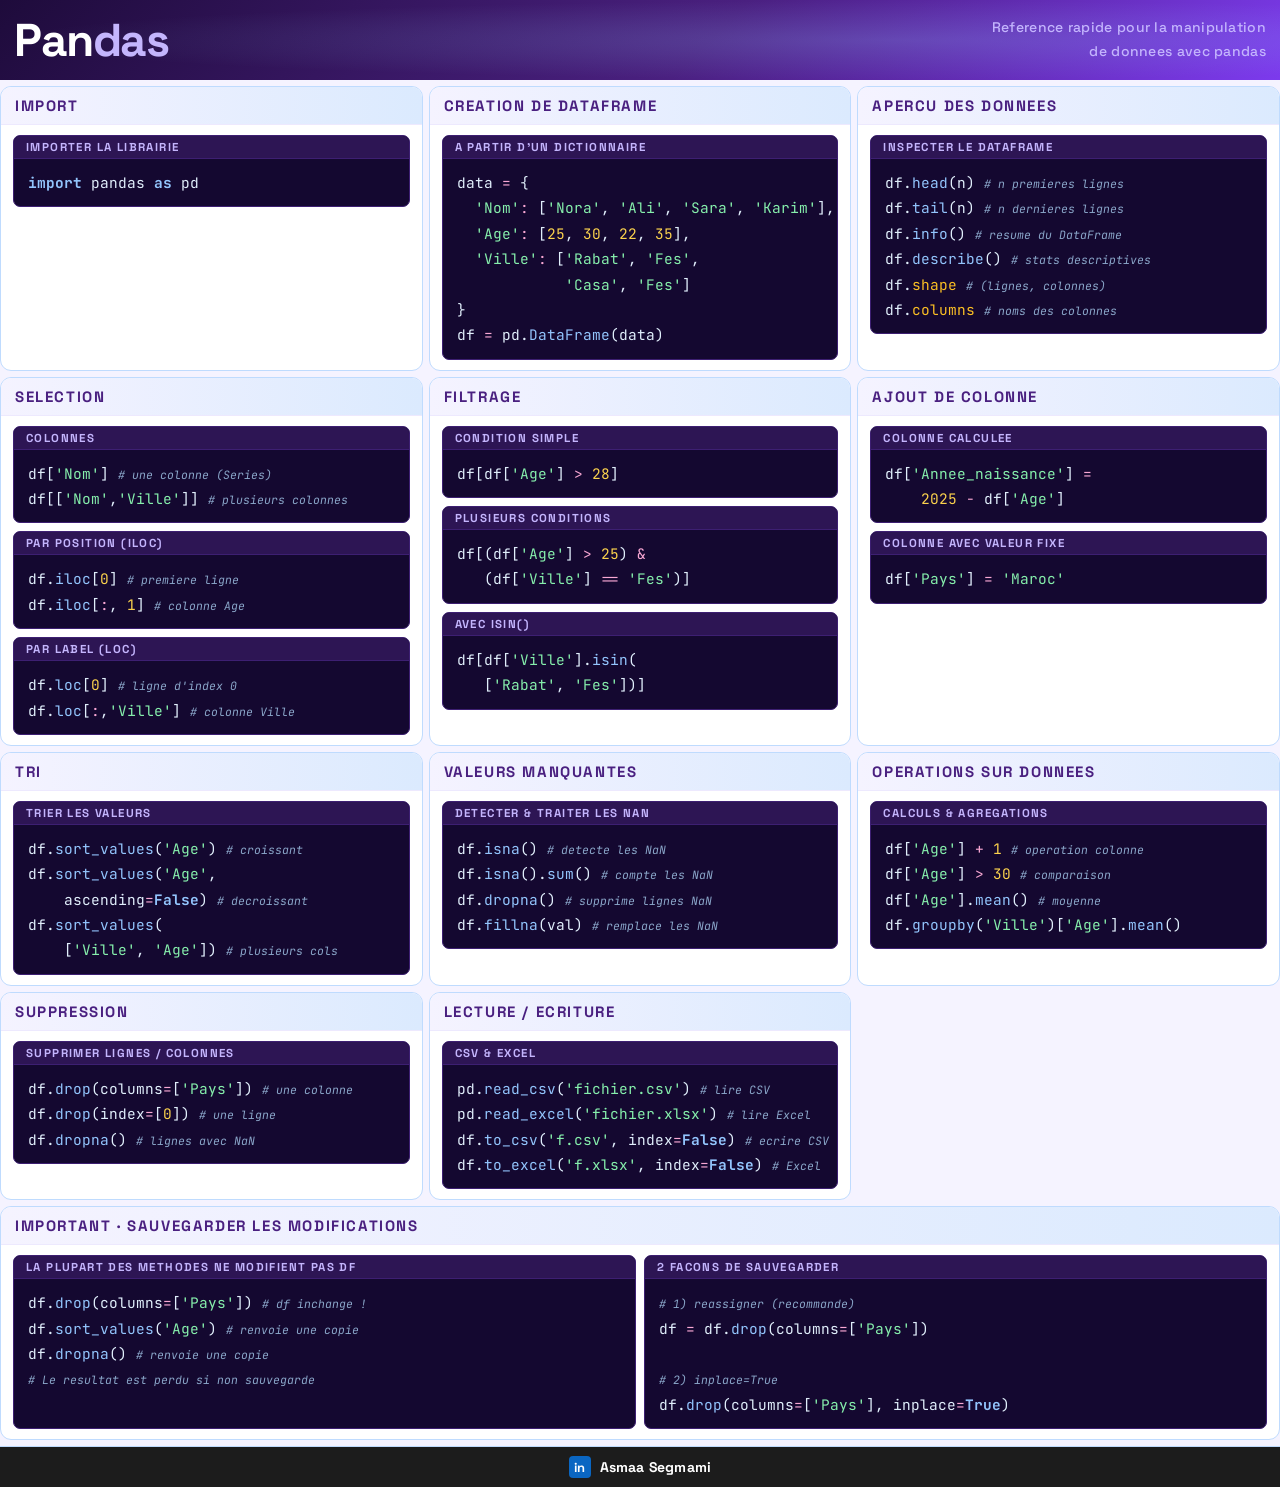
<file: 2_pandas_cheatsheet.html>
<!DOCTYPE html>
<html lang="fr">
<head>
<meta charset="UTF-8">
<meta name="viewport" content="width=device-width, initial-scale=1.0">
<title>Cheatsheet Pandas — Manipulation de données en Python | Asmaa Segmami</title>
<meta name="description" content="Aide-mémoire Pandas : création de DataFrame, sélection (loc, iloc), filtrage, tri, valeurs manquantes, groupby, lecture et écriture CSV/Excel. Fiche de référence Data / Python par Asmaa Segmami.">
<meta name="keywords" content="cheatsheet pandas, aide-mémoire pandas, pandas dataframe, filtrage pandas, groupby pandas, loc iloc, valeurs manquantes pandas, data science python, manipulation de données">
<meta name="author" content="Asmaa Segmami">
<meta name="robots" content="index, follow">
<meta name="language" content="French">
<link rel="canonical" href="https://segmami.github.io/2_pandas_cheatsheet.html">
<meta property="og:type" content="article">
<meta property="og:title" content="Cheatsheet Pandas — Manipulation de données en Python | Asmaa Segmami">
<meta property="og:description" content="Aide-mémoire Pandas : création de DataFrame, sélection (loc, iloc), filtrage, tri, valeurs manquantes, groupby, lecture et écriture CSV/Excel. Fiche de référence Data / Python par Asmaa Segmami.">
<meta property="og:url" content="https://segmami.github.io/2_pandas_cheatsheet.html">
<meta property="og:locale" content="fr_FR">
<meta property="og:site_name" content="Asmaa Segmami · IA / Data">
<meta name="twitter:card" content="summary_large_image">
<meta name="twitter:title" content="Cheatsheet Pandas — Manipulation de données en Python | Asmaa Segmami">
<meta name="twitter:description" content="Aide-mémoire Pandas : création de DataFrame, sélection (loc, iloc), filtrage, tri, valeurs manquantes, groupby, lecture et écriture CSV/Excel. Fiche de référence Data / Python par Asmaa Segmami.">
<script type="application/ld+json">
{
  "@context": "https://schema.org",
  "@type": "TechArticle",
  "headline": "Cheatsheet Pandas — Manipulation de données en Python | Asmaa Segmami",
  "description": "Aide-mémoire Pandas : création de DataFrame, sélection (loc, iloc), filtrage, tri, valeurs manquantes, groupby, lecture et écriture CSV/Excel. Fiche de référence Data / Python par Asmaa Segmami.",
  "inLanguage": "fr",
  "url": "https://segmami.github.io/2_pandas_cheatsheet.html",
  "author": { "@type": "Person", "name": "Asmaa Segmami", "url": "https://segmami.github.io/" },
  "publisher": { "@type": "Person", "name": "Asmaa Segmami" }
}
</script>

<link href="https://fonts.googleapis.com/css2?family=Space+Grotesk:wght@400;500;600;700;800&family=JetBrains+Mono:wght@400;600&display=swap" rel="stylesheet">
<style>
  :root {
    --deep: #082f49;
    --dark: #0c4a6e;
    --mid: #1e40af;
    --accent: #2563eb;
    --soft: #93c5fd;
    --light: #dbeafe;
    --pale: #eff6ff;
    --white: #ffffff;
    --gold: #93c5fd;
    --code-bg: #0a1929;
    --code-border: #0c4a6e;
  }

  * { box-sizing: border-box; margin: 0; padding: 0; }

  html, body {
    width: 100%;
    background: var(--pale);
    font-family: 'Space Grotesk', sans-serif;
    color: var(--deep);
  }

  /* HEADER */
  header {
    background: linear-gradient(135deg, var(--deep) 0%, var(--mid) 55%, var(--accent) 100%);
    padding: 0 14px;
    display: flex;
    align-items: center;
    justify-content: space-between;
    height: 80px;
    position: relative;
    overflow: hidden;
  }
  header::before {
    content: '';
    position: absolute;
    inset: 0;
    background: radial-gradient(ellipse at 70% 50%, rgba(147,197,253,0.20) 0%, transparent 70%);
  }
  header h1 {
    font-size: 46px;
    font-weight: 800;
    color: var(--white);
    letter-spacing: -1.5px;
    line-height: 1;
    position: relative;
  }
  header h1 span { color: var(--gold); }
  header .subtitle {
    color: var(--gold);
    font-size: 14px;
    position: relative;
    text-align: right;
    line-height: 1.7;
    font-weight: 500;
    letter-spacing: 0.3px;
  }

  /* PAGE */
  .page {
    width: 100%;
    display: grid;
    grid-template-columns: 1fr 1fr 1fr;
    gap: 6px;
    padding: 6px 0;
    background: var(--pale);
  }

  /* CARD */
  .card {
    background: var(--white);
    border-radius: 11px;
    overflow: hidden;
    border: 1.5px solid #bfdbfe;
    display: flex;
    flex-direction: column;
  }
  .span2 { grid-column: span 2; }
  .span3 { grid-column: span 3; }

  .card-head {
    padding: 9px 14px;
    display: flex;
    align-items: center;
    gap: 8px;
    border-bottom: 1.5px solid var(--light);
    background: linear-gradient(90deg, var(--pale) 0%, #dbeafe 100%);
    flex-shrink: 0;
  }
  .num {
    background: var(--accent);
    color: var(--white);
    width: 22px;
    height: 22px;
    border-radius: 50%;
    display: flex;
    align-items: center;
    justify-content: center;
    font-size: 12px;
    font-weight: 800;
    flex-shrink: 0;
  }
  .card-title {
    font-size: 15px;
    font-weight: 800;
    letter-spacing: 1.6px;
    text-transform: uppercase;
    color: var(--mid);
  }

  .card-body {
    padding: 10px 12px;
    display: flex;
    flex-direction: column;
    gap: 8px;
  }
  .card-body-grid2 {
    padding: 10px 12px;
    display: grid;
    grid-template-columns: 1fr 1fr;
    gap: 8px;
  }
  .card-body-grid3 {
    padding: 10px 12px;
    display: grid;
    grid-template-columns: 1fr 1fr 1fr;
    gap: 8px;
  }

  /* CODE BLOCKS */
  .block {
    background: var(--code-bg);
    border: 1px solid var(--code-border);
    border-radius: 7px;
    overflow: hidden;
  }
  .block-label {
    background: var(--dark);
    color: var(--gold);
    font-size: 11.5px;
    font-weight: 700;
    letter-spacing: 1.4px;
    text-transform: uppercase;
    padding: 4px 12px;
    border-bottom: 1px solid var(--code-border);
  }
  pre {
    font-family: 'JetBrains Mono', monospace;
    font-size: 14.5px;
    line-height: 1.75;
    padding: 11px 14px;
    color: #e0eefb;
    overflow: hidden;
  }

  /* Syntax */
  .kw { color: #93c5fd; font-weight: 700; }
  .fn { color: #93c5fd; }
  .st { color: #86efac; }
  .cm { color: #8aa6c9; font-style: italic; font-size: 11.5px; }
  .nm { color: #fcd34d; }
  .op { color: #f9a8d4; }
  .bi { color: #a5f3fc; }
  .at { color: #fbbf24; }

  /* Footer / Signature LinkedIn */
  footer {
    display: flex;
    align-items: center;
    justify-content: center;
    gap: 9px;
    padding: 9px;
    background: #1c1c1c;
    border-top: 1px solid #bfdbfe;
  }
  footer .li-icon {
    width: 22px;
    height: 22px;
    background: #0a66c2;
    border-radius: 4px;
    display: inline-flex;
    align-items: center;
    justify-content: center;
    color: #fff;
    font-weight: 800;
    font-size: 13px;
    font-family: 'Space Grotesk', sans-serif;
    flex-shrink: 0;
  }
  footer .li-text {
    color: #f3f4f6;
    font-size: 14px;
    font-weight: 600;
    letter-spacing: 0.2px;
  }
  footer .li-text b { color: #fff; font-weight: 800; }

  /* RESPONSIVE */
  @media (max-width: 900px) {
    .page { grid-template-columns: 1fr 1fr; }
    .span2 { grid-column: span 2; }
    .span3 { grid-column: span 2; }
    header h1 { font-size: 38px; }
  }
  @media (max-width: 560px) {
    header { height: auto; flex-direction: column; align-items: flex-start; gap: 6px; padding: 12px 14px; }
    header .subtitle { text-align: left; }
    .page { grid-template-columns: 1fr; gap: 8px; }
    .span2, .span3 { grid-column: span 1; }
    .card-body-grid2 { grid-template-columns: 1fr; }
    pre { font-size: 13px; }
  }

/* ================= THEME VIOLET UNIFIE ================= */
:root{
  --deep:#1e0b3b !important; --dark:#2d1554 !important; --mid:#4a2080 !important;
  --accent:#7c3aed !important; --accent2:#8b5cf6 !important; --soft:#a78bfa !important;
  --light:#ede9fe !important; --pale:#f5f3ff !important; --white:#ffffff !important;
  --gold:#c4b5fd !important; --code-bg:#140830 !important; --code-border:#3d1f72 !important;
  --code-br:#3d1f72 !important; --border:#e9e4ff !important; --line:#e9e4ff !important;
  --ink:#2a1a4d !important; --muted:#6b5b95 !important; --text:#2a1a4d !important;
  /* aliases bleu (pandas / pretraitement / regression) */
  --navy:#1e0b3b !important; --blue:#7c3aed !important; --blue2:#8b5cf6 !important;
  --sky:#a78bfa !important; --card:#ffffff !important;
  /* aliases vert (clustering) */
  --kw:#c084fc !important; --fn:#a78bfa !important; --st:#c4b5fd !important;
  --cm:#7c6f9a !important; --nm:#d8b4fe !important; --op:#f0abfc !important; --bi:#c4b5fd !important;
  --code-text:#e2d9f3 !important;
  /* aliases metrics */
  --bg:#f5f3ff !important; --accent-soft:#ede9fe !important;
  --green:#7c3aed !important; --green-soft:#ede9fe !important;
  --red:#8b5cf6 !important; --red-soft:#f5f3ff !important;
  --orange:#6d28d9 !important; --orange-soft:#ede9fe !important;
  --code-comment:#7c6f9a !important; --code-keyword:#c084fc !important;
  --code-string:#c4b5fd !important; --code-func:#f0abfc !important; --code-num:#d8b4fe !important;
  --code-line:#3d1f72 !important;
  --c-comment:#7c6f9a !important; --c-cmd:#c084fc !important; --c-flag:#d8b4fe !important;
  --c-str:#c4b5fd !important; --c-arg:#e2d9f3 !important; --c-step:#7c3aed !important;
}

/* ---- Desactivation du copier-coller ---- */
*{ -webkit-user-select:none; -moz-user-select:none; -ms-user-select:none; user-select:none; }

</style>
</head>
<body>
<header>
  <h1>Pan<span>das</span></h1>
  <div class="subtitle">
    Reference rapide pour la manipulation<br>
    de donnees avec pandas
  </div>
</header>

<div class="page">

  <!-- 1 IMPORT -->
  <div class="card">
    <div class="card-head"><span class="card-title">Import</span></div>
    <div class="card-body">
      <div class="block">
        <div class="block-label">Importer la librairie</div>
        <pre><span class="kw">import</span> pandas <span class="kw">as</span> pd</pre>
      </div>
    </div>
  </div>

  <!-- 2 CREATION DATAFRAME -->
  <div class="card">
    <div class="card-head"><span class="card-title">Creation de DataFrame</span></div>
    <div class="card-body">
      <div class="block">
        <div class="block-label">A partir d'un dictionnaire</div>
        <pre>data <span class="op">=</span> {
  <span class="st">'Nom'</span><span class="op">:</span> [<span class="st">'Nora'</span>, <span class="st">'Ali'</span>, <span class="st">'Sara'</span>, <span class="st">'Karim'</span>],
  <span class="st">'Age'</span><span class="op">:</span> [<span class="nm">25</span>, <span class="nm">30</span>, <span class="nm">22</span>, <span class="nm">35</span>],
  <span class="st">'Ville'</span><span class="op">:</span> [<span class="st">'Rabat'</span>, <span class="st">'Fes'</span>,
            <span class="st">'Casa'</span>, <span class="st">'Fes'</span>]
}
df <span class="op">=</span> pd.<span class="fn">DataFrame</span>(data)</pre>
      </div>
    </div>
  </div>

  <!-- 3 APERCU -->
  <div class="card">
    <div class="card-head"><span class="card-title">Apercu des Donnees</span></div>
    <div class="card-body">
      <div class="block">
        <div class="block-label">Inspecter le DataFrame</div>
        <pre>df.<span class="fn">head</span>(n) <span class="cm"># n premieres lignes</span>
df.<span class="fn">tail</span>(n) <span class="cm"># n dernieres lignes</span>
df.<span class="fn">info</span>() <span class="cm"># resume du DataFrame</span>
df.<span class="fn">describe</span>() <span class="cm"># stats descriptives</span>
df.<span class="at">shape</span> <span class="cm"># (lignes, colonnes)</span>
df.<span class="at">columns</span> <span class="cm"># noms des colonnes</span></pre>
      </div>
    </div>
  </div>

  <!-- 4 SELECTION -->
  <div class="card">
    <div class="card-head"><span class="card-title">Selection</span></div>
    <div class="card-body">
      <div class="block">
        <div class="block-label">Colonnes</div>
        <pre>df[<span class="st">'Nom'</span>] <span class="cm"># une colonne (Series)</span>
df[[<span class="st">'Nom'</span>,<span class="st">'Ville'</span>]] <span class="cm"># plusieurs colonnes</span></pre>
      </div>
      <div class="block">
        <div class="block-label">Par position (iloc)</div>
        <pre>df.<span class="fn">iloc</span>[<span class="nm">0</span>] <span class="cm"># premiere ligne</span>
df.<span class="fn">iloc</span>[<span class="op">:</span>, <span class="nm">1</span>] <span class="cm"># colonne Age</span></pre>
      </div>
      <div class="block">
        <div class="block-label">Par label (loc)</div>
        <pre>df.<span class="fn">loc</span>[<span class="nm">0</span>] <span class="cm"># ligne d'index 0</span>
df.<span class="fn">loc</span>[<span class="op">:</span>,<span class="st">'Ville'</span>] <span class="cm"># colonne Ville</span></pre>
      </div>
    </div>
  </div>

  <!-- 5 FILTRAGE -->
  <div class="card">
    <div class="card-head"><span class="card-title">Filtrage</span></div>
    <div class="card-body">
      <div class="block">
        <div class="block-label">Condition simple</div>
        <pre>df[df[<span class="st">'Age'</span>] <span class="op">&gt;</span> <span class="nm">28</span>]</pre>
      </div>
      <div class="block">
        <div class="block-label">Plusieurs conditions</div>
        <pre>df[(df[<span class="st">'Age'</span>] <span class="op">&gt;</span> <span class="nm">25</span>) <span class="op">&amp;</span>
   (df[<span class="st">'Ville'</span>] <span class="op">==</span> <span class="st">'Fes'</span>)]</pre>
      </div>
      <div class="block">
        <div class="block-label">Avec isin()</div>
        <pre>df[df[<span class="st">'Ville'</span>].<span class="fn">isin</span>(
   [<span class="st">'Rabat'</span>, <span class="st">'Fes'</span>])]</pre>
      </div>
    </div>
  </div>

  <!-- 6 AJOUT DE COLONNE -->
  <div class="card">
    <div class="card-head"><span class="card-title">Ajout de Colonne</span></div>
    <div class="card-body">
      <div class="block">
        <div class="block-label">Colonne calculee</div>
        <pre>df[<span class="st">'Annee_naissance'</span>] <span class="op">=</span>
    <span class="nm">2025</span> <span class="op">-</span> df[<span class="st">'Age'</span>]</pre>
      </div>
      <div class="block">
        <div class="block-label">Colonne avec valeur fixe</div>
        <pre>df[<span class="st">'Pays'</span>] <span class="op">=</span> <span class="st">'Maroc'</span></pre>
      </div>
    </div>
  </div>

  <!-- 7 TRI -->
  <div class="card">
    <div class="card-head"><span class="card-title">Tri</span></div>
    <div class="card-body">
      <div class="block">
        <div class="block-label">Trier les valeurs</div>
        <pre>df.<span class="fn">sort_values</span>(<span class="st">'Age'</span>) <span class="cm"># croissant</span>
df.<span class="fn">sort_values</span>(<span class="st">'Age'</span>,
    ascending<span class="op">=</span><span class="kw">False</span>) <span class="cm"># decroissant</span>
df.<span class="fn">sort_values</span>(
    [<span class="st">'Ville'</span>, <span class="st">'Age'</span>]) <span class="cm"># plusieurs cols</span></pre>
      </div>
    </div>
  </div>

  <!-- 8 VALEURS MANQUANTES -->
  <div class="card">
    <div class="card-head"><span class="card-title">Valeurs Manquantes</span></div>
    <div class="card-body">
      <div class="block">
        <div class="block-label">Detecter &amp; traiter les NaN</div>
        <pre>df.<span class="fn">isna</span>() <span class="cm"># detecte les NaN</span>
df.<span class="fn">isna</span>().<span class="fn">sum</span>() <span class="cm"># compte les NaN</span>
df.<span class="fn">dropna</span>() <span class="cm"># supprime lignes NaN</span>
df.<span class="fn">fillna</span>(val) <span class="cm"># remplace les NaN</span></pre>
      </div>
    </div>
  </div>

  <!-- 9 OPERATIONS -->
  <div class="card">
    <div class="card-head"><span class="card-title">Operations sur Donnees</span></div>
    <div class="card-body">
      <div class="block">
        <div class="block-label">Calculs &amp; agregations</div>
        <pre>df[<span class="st">'Age'</span>] <span class="op">+</span> <span class="nm">1</span> <span class="cm"># operation colonne</span>
df[<span class="st">'Age'</span>] <span class="op">&gt;</span> <span class="nm">30</span> <span class="cm"># comparaison</span>
df[<span class="st">'Age'</span>].<span class="fn">mean</span>() <span class="cm"># moyenne</span>
df.<span class="fn">groupby</span>(<span class="st">'Ville'</span>)[<span class="st">'Age'</span>].<span class="fn">mean</span>()</pre>
      </div>
    </div>
  </div>

  <!-- 10 SUPPRESSION -->
  <div class="card">
    <div class="card-head"><span class="card-title">Suppression</span></div>
    <div class="card-body">
      <div class="block">
        <div class="block-label">Supprimer lignes / colonnes</div>
        <pre>df.<span class="fn">drop</span>(columns<span class="op">=</span>[<span class="st">'Pays'</span>]) <span class="cm"># une colonne</span>
df.<span class="fn">drop</span>(index<span class="op">=</span>[<span class="nm">0</span>]) <span class="cm"># une ligne</span>
df.<span class="fn">dropna</span>() <span class="cm"># lignes avec NaN</span></pre>
      </div>
    </div>
  </div>

  <!-- 11 LECTURE / ECRITURE -->
  <div class="card">
    <div class="card-head"><span class="card-title">Lecture / Ecriture</span></div>
    <div class="card-body">
      <div class="block">
        <div class="block-label">CSV &amp; Excel</div>
        <pre>pd.<span class="fn">read_csv</span>(<span class="st">'fichier.csv'</span>) <span class="cm"># lire CSV</span>
pd.<span class="fn">read_excel</span>(<span class="st">'fichier.xlsx'</span>) <span class="cm"># lire Excel</span>
df.<span class="fn">to_csv</span>(<span class="st">'f.csv'</span>, index<span class="op">=</span><span class="kw">False</span>) <span class="cm"># ecrire CSV</span>
df.<span class="fn">to_excel</span>(<span class="st">'f.xlsx'</span>, index<span class="op">=</span><span class="kw">False</span>) <span class="cm"># Excel</span></pre>
      </div>
    </div>
  </div>

  <!-- 13 ATTENTION : MODIFICATION -->
  <div class="card span3">
    <div class="card-head"><span class="card-title">Important · Sauvegarder les Modifications</span></div>
    <div class="card-body-grid2">
      <div class="block">
        <div class="block-label">La plupart des methodes ne modifient PAS df</div>
        <pre>df.<span class="fn">drop</span>(columns<span class="op">=</span>[<span class="st">'Pays'</span>]) <span class="cm"># df inchange !</span>
df.<span class="fn">sort_values</span>(<span class="st">'Age'</span>) <span class="cm"># renvoie une copie</span>
df.<span class="fn">dropna</span>() <span class="cm"># renvoie une copie</span>
<span class="cm"># Le resultat est perdu si non sauvegarde</span></pre>
      </div>
      <div class="block">
        <div class="block-label">2 facons de sauvegarder</div>
        <pre><span class="cm"># 1) reassigner (recommande)</span>
df <span class="op">=</span> df.<span class="fn">drop</span>(columns<span class="op">=</span>[<span class="st">'Pays'</span>])

<span class="cm"># 2) inplace=True</span>
df.<span class="fn">drop</span>(columns<span class="op">=</span>[<span class="st">'Pays'</span>], inplace<span class="op">=</span><span class="kw">True</span>)</pre>
      </div>
    </div>
  </div>

</div>

<footer>
  <span class="li-icon">in</span>
  <span class="li-text"><b>Asmaa Segmami</b></span>
</footer>

<script>
(function(){
  // Bloque copie, coupe, clic droit, glisser et selection
  ['copy','cut','contextmenu','dragstart','selectstart'].forEach(function(evt){
    document.addEventListener(evt, function(e){ e.preventDefault(); }, {capture:true});
  });
  // Bloque Ctrl/Cmd + C / X / A / S / U / P
  document.addEventListener('keydown', function(e){
    var k = e.key.toLowerCase();
    if((e.ctrlKey||e.metaKey) && ['c','x','a','s','u','p'].indexOf(k)!==-1){
      e.preventDefault();
    }
  }, {capture:true});
})();
</script>
<script>
(function(){
  var lastSent = 0;
  function contentHeight(){
    // hauteur reelle du contenu, insensible a la taille de la fenetre/iframe
    var b = document.body;
    var rect = b.getBoundingClientRect();
    var h = Math.ceil(rect.height);
    // fallback si body a une hauteur nulle
    if(h < 50){ h = b.scrollHeight; }
    return h;
  }
  function sendH(){
    var h = contentHeight();
    // n'envoyer que si l'ecart depasse 8px (evite les micro-boucles)
    if(Math.abs(h - lastSent) < 8) return;
    lastSent = h;
    if(window.parent && window.parent!==window){
      window.parent.postMessage({csHeight:h, src:location.pathname.split('/').pop()}, '*');
    }
  }
  // quelques mesures apres chargement (polices/images), PAS d'ecoute resize
  window.addEventListener('load', function(){
    sendH();
    setTimeout(sendH,300);
    setTimeout(sendH,900);
    if(document.fonts && document.fonts.ready){ document.fonts.ready.then(sendH); }
  });
})();
</script>
</body>
</html>
</file>
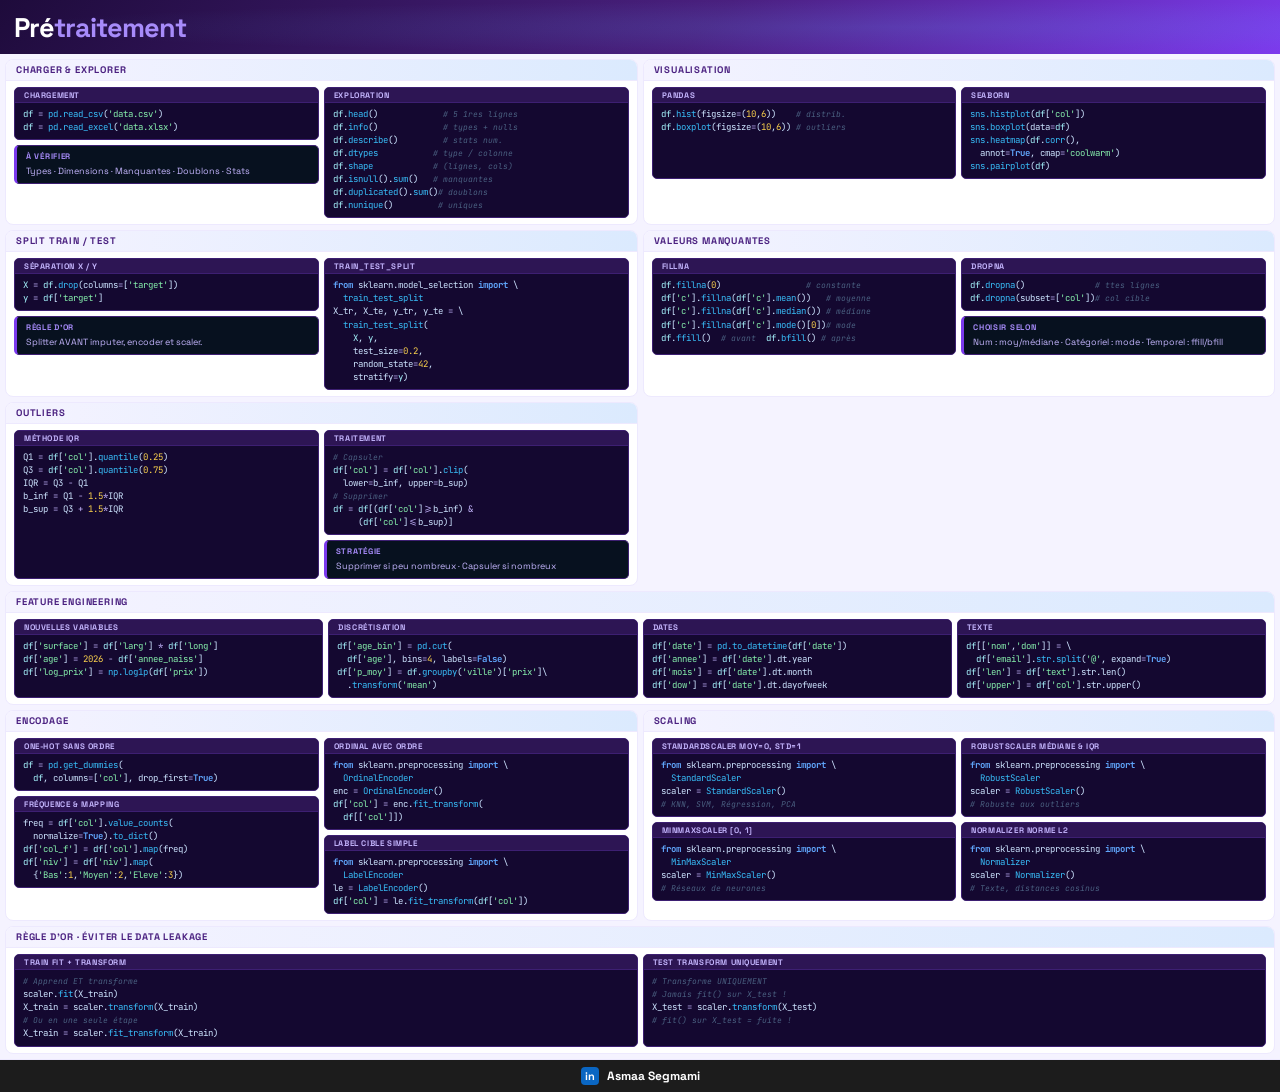
<file: 3_pretraitement_cheatsheet.html>
<!DOCTYPE html>
<html lang="fr">
<head>
<meta charset="UTF-8">
<meta name="viewport" content="width=device-width, initial-scale=1.0">
<title>Cheatsheet Prétraitement des données — Nettoyage, encodage, scaling | Asmaa Segmami</title>
<meta name="description" content="Aide-mémoire du prétraitement des données pour le machine learning : nettoyage, valeurs manquantes, encodage des variables, normalisation, standardisation (scaling) et découpage train/test. Fiche par Asmaa Segmami.">
<meta name="keywords" content="prétraitement données, preprocessing machine learning, nettoyage données, encodage variables, scaling, normalisation, standardisation, train test split, scikit-learn, préparation données">
<meta name="author" content="Asmaa Segmami">
<meta name="robots" content="index, follow">
<meta name="language" content="French">
<link rel="canonical" href="https://segmami.github.io/3_pretraitement_cheatsheet.html">
<meta property="og:type" content="article">
<meta property="og:title" content="Cheatsheet Prétraitement des données — Nettoyage, encodage, scaling | Asmaa Segmami">
<meta property="og:description" content="Aide-mémoire du prétraitement des données pour le machine learning : nettoyage, valeurs manquantes, encodage des variables, normalisation, standardisation (scaling) et découpage train/test. Fiche par Asmaa Segmami.">
<meta property="og:url" content="https://segmami.github.io/3_pretraitement_cheatsheet.html">
<meta property="og:locale" content="fr_FR">
<meta property="og:site_name" content="Asmaa Segmami · IA / Data">
<meta name="twitter:card" content="summary_large_image">
<meta name="twitter:title" content="Cheatsheet Prétraitement des données — Nettoyage, encodage, scaling | Asmaa Segmami">
<meta name="twitter:description" content="Aide-mémoire du prétraitement des données pour le machine learning : nettoyage, valeurs manquantes, encodage des variables, normalisation, standardisation (scaling) et découpage train/test. Fiche par Asmaa Segmami.">
<script type="application/ld+json">
{
  "@context": "https://schema.org",
  "@type": "TechArticle",
  "headline": "Cheatsheet Prétraitement des données — Nettoyage, encodage, scaling | Asmaa Segmami",
  "description": "Aide-mémoire du prétraitement des données pour le machine learning : nettoyage, valeurs manquantes, encodage des variables, normalisation, standardisation (scaling) et découpage train/test. Fiche par Asmaa Segmami.",
  "inLanguage": "fr",
  "url": "https://segmami.github.io/3_pretraitement_cheatsheet.html",
  "author": { "@type": "Person", "name": "Asmaa Segmami", "url": "https://segmami.github.io/" },
  "publisher": { "@type": "Person", "name": "Asmaa Segmami" }
}
</script>

<link href="https://fonts.googleapis.com/css2?family=Space+Grotesk:wght@400;600;700;800&family=JetBrains+Mono:wght@400;600&display=swap" rel="stylesheet">
<style>
  :root{
    --deep:#0a1628;--dark:#0f2044;--mid:#1e3a6e;--accent:#2563eb;--soft:#60a5fa;
    --light:#dbeafe;--pale:#eff6ff;--white:#fff;--gold:#bfdbfe;--code-bg:#060e1f;--code-border:#1e3560;
  }
  *{box-sizing:border-box;margin:0;padding:0}
  html,body{width:100%;background:var(--pale);font-family:'Space Grotesk',sans-serif;color:var(--deep)}

  .sheet{width:100%;display:flex;flex-direction:column;overflow:hidden;background:var(--pale)}

  header{background:linear-gradient(135deg,var(--deep) 0%,var(--mid) 55%,var(--accent) 100%);
    padding:0 14px;display:flex;align-items:center;height:54px;position:relative;overflow:hidden;flex:0 0 auto}
  header::before{content:'';position:absolute;inset:0;
    background:radial-gradient(ellipse at 70% 50%,rgba(96,165,250,0.15) 0%,transparent 70%)}
  header h1{font-size:27px;font-weight:800;color:var(--white);letter-spacing:-1px;line-height:1;position:relative}
  header h1 span{color:var(--soft)}

  .page{display:grid;grid-template-columns:repeat(4,1fr);grid-auto-rows:min-content;gap:5px;padding:5px}
  .span2{grid-column:span 2}.span3{grid-column:span 3}.span4{grid-column:span 4}

  .card{background:var(--white);border-radius:8px;overflow:hidden;border:1.5px solid var(--light);display:flex;flex-direction:column}
  .card-head{padding:4px 10px;display:flex;align-items:center;border-bottom:1.5px solid var(--light);
    background:linear-gradient(90deg,var(--pale) 0%,#dbeafe 100%);flex-shrink:0}
  .card-title{font-size:9.5px;font-weight:800;letter-spacing:0.8px;text-transform:uppercase;color:var(--mid)}

  .card-body{padding:6px 8px;display:flex;flex-direction:column;gap:5px}
  .grid2{padding:6px 8px;display:grid;grid-template-columns:1fr 1fr;gap:5px}
  .grid2col{display:grid;grid-template-columns:1fr 1fr;gap:5px}
  .col{display:flex;flex-direction:column;gap:5px}

  .block{background:var(--code-bg);border:1px solid var(--code-border);border-radius:5px;overflow:hidden}
  .block-label{background:var(--dark);color:var(--gold);font-size:8px;font-weight:700;letter-spacing:0.6px;
    text-transform:uppercase;padding:2px 9px;border-bottom:1px solid var(--code-border)}
  pre{font-family:'JetBrains Mono',monospace;font-size:9px;line-height:1.45;padding:5px 8px;color:#cde4ff;overflow:hidden}

  .kw{color:#60a5fa;font-weight:700}.fn{color:#38bdf8}.st{color:#86efac}.cm{color:#4a6080;font-style:italic;font-size:8px}
  .nm{color:#fcd34d}.op{color:#c4b5fd}.bi{color:#a5f3fc}

  .info{background:#07111f;border:1px solid var(--code-border);border-left:3px solid var(--accent);border-radius:5px;
    padding:5px 9px;font-size:9px;line-height:1.45;color:var(--gold)}
  .info strong{display:block;font-size:8px;font-weight:700;letter-spacing:0.7px;text-transform:uppercase;color:var(--soft);margin-bottom:2px}
  .info ul{padding-left:12px;margin:0}
  .info li{font-size:8.5px}

  footer{display:flex;align-items:center;justify-content:center;gap:8px;padding:7px;
    background:#1c1c1c;border-top:1px solid var(--light);flex:0 0 auto}
  footer .li-icon{width:18px;height:18px;background:#0a66c2;border-radius:4px;display:inline-flex;
    align-items:center;justify-content:center;color:#fff;font-weight:800;font-size:11px;flex-shrink:0}
  footer .li-text{color:#f3f4f6;font-size:12px;font-weight:600}
  footer .li-text b{color:#fff;font-weight:800}

  @media(max-width:900px){.page{grid-template-columns:repeat(2,1fr)}.span2,.span3,.span4{grid-column:span 2}}
  @media(max-width:560px){.page{grid-template-columns:repeat(2,1fr)}.span2,.span3,.span4{grid-column:span 2}
    .grid2,.grid2col{grid-template-columns:1fr}}
  @media(max-width:420px){.page{grid-template-columns:1fr}.span2,.span3,.span4{grid-column:span 1}
    pre{font-size:10px}}

/* ================= THEME VIOLET UNIFIE ================= */
:root{
  --deep:#1e0b3b !important; --dark:#2d1554 !important; --mid:#4a2080 !important;
  --accent:#7c3aed !important; --accent2:#8b5cf6 !important; --soft:#a78bfa !important;
  --light:#ede9fe !important; --pale:#f5f3ff !important; --white:#ffffff !important;
  --gold:#c4b5fd !important; --code-bg:#140830 !important; --code-border:#3d1f72 !important;
  --code-br:#3d1f72 !important; --border:#e9e4ff !important; --line:#e9e4ff !important;
  --ink:#2a1a4d !important; --muted:#6b5b95 !important; --text:#2a1a4d !important;
  /* aliases bleu (pandas / pretraitement / regression) */
  --navy:#1e0b3b !important; --blue:#7c3aed !important; --blue2:#8b5cf6 !important;
  --sky:#a78bfa !important; --card:#ffffff !important;
  /* aliases vert (clustering) */
  --kw:#c084fc !important; --fn:#a78bfa !important; --st:#c4b5fd !important;
  --cm:#7c6f9a !important; --nm:#d8b4fe !important; --op:#f0abfc !important; --bi:#c4b5fd !important;
  --code-text:#e2d9f3 !important;
  /* aliases metrics */
  --bg:#f5f3ff !important; --accent-soft:#ede9fe !important;
  --green:#7c3aed !important; --green-soft:#ede9fe !important;
  --red:#8b5cf6 !important; --red-soft:#f5f3ff !important;
  --orange:#6d28d9 !important; --orange-soft:#ede9fe !important;
  --code-comment:#7c6f9a !important; --code-keyword:#c084fc !important;
  --code-string:#c4b5fd !important; --code-func:#f0abfc !important; --code-num:#d8b4fe !important;
  --code-line:#3d1f72 !important;
  --c-comment:#7c6f9a !important; --c-cmd:#c084fc !important; --c-flag:#d8b4fe !important;
  --c-str:#c4b5fd !important; --c-arg:#e2d9f3 !important; --c-step:#7c3aed !important;
}

/* ---- Desactivation du copier-coller ---- */
*{ -webkit-user-select:none; -moz-user-select:none; -ms-user-select:none; user-select:none; }

</style>
</head>
<body>
<div class="sheet">
<header>
  <h1>Pré<span>traitement</span></h1>
</header>

<div class="page">

  <!-- CHARGER & EXPLORER -->
  <div class="card span2">
    <div class="card-head"><span class="card-title">Charger &amp; Explorer</span></div>
    <div class="grid2">
      <div class="col">
        <div class="block">
          <div class="block-label">Chargement</div>
          <pre><span class="bi">df</span> <span class="op">=</span> <span class="fn">pd.read_csv</span>(<span class="st">'data.csv'</span>)
<span class="bi">df</span> <span class="op">=</span> <span class="fn">pd.read_excel</span>(<span class="st">'data.xlsx'</span>)</pre>
        </div>
        <div class="info">
          <strong>À vérifier</strong>
          Types · Dimensions · Manquantes · Doublons · Stats
        </div>
      </div>
      <div class="block">
        <div class="block-label">Exploration</div>
        <pre><span class="bi">df</span>.<span class="fn">head</span>()             <span class="cm"># 5 1res lignes</span>
<span class="bi">df</span>.<span class="fn">info</span>()             <span class="cm"># types + nulls</span>
<span class="bi">df</span>.<span class="fn">describe</span>()         <span class="cm"># stats num.</span>
<span class="bi">df</span>.<span class="fn">dtypes</span>           <span class="cm"># type / colonne</span>
<span class="bi">df</span>.<span class="fn">shape</span>            <span class="cm"># (lignes, cols)</span>
<span class="bi">df</span>.<span class="fn">isnull</span>().<span class="fn">sum</span>()   <span class="cm"># manquantes</span>
<span class="bi">df</span>.<span class="fn">duplicated</span>().<span class="fn">sum</span>()<span class="cm"># doublons</span>
<span class="bi">df</span>.<span class="fn">nunique</span>()         <span class="cm"># uniques</span></pre>
      </div>
    </div>
  </div>

  <!-- VISUALISATION -->
  <div class="card span2">
    <div class="card-head"><span class="card-title">Visualisation</span></div>
    <div class="grid2">
      <div class="block">
        <div class="block-label">Pandas</div>
        <pre><span class="bi">df</span>.<span class="fn">hist</span>(figsize<span class="op">=</span>(<span class="nm">10</span>,<span class="nm">6</span>))    <span class="cm"># distrib.</span>
<span class="bi">df</span>.<span class="fn">boxplot</span>(figsize<span class="op">=</span>(<span class="nm">10</span>,<span class="nm">6</span>)) <span class="cm"># outliers</span></pre>
      </div>
      <div class="block">
        <div class="block-label">Seaborn</div>
        <pre><span class="fn">sns.histplot</span>(<span class="bi">df</span>[<span class="st">'col'</span>])
<span class="fn">sns.boxplot</span>(data<span class="op">=</span><span class="bi">df</span>)
<span class="fn">sns.heatmap</span>(<span class="bi">df</span>.<span class="fn">corr</span>(),
  annot<span class="op">=</span><span class="kw">True</span>, cmap<span class="op">=</span><span class="st">'coolwarm'</span>)
<span class="fn">sns.pairplot</span>(<span class="bi">df</span>)</pre>
      </div>
    </div>
  </div>

  <!-- SPLIT -->
  <div class="card span2">
    <div class="card-head"><span class="card-title">Split Train / Test</span></div>
    <div class="grid2">
      <div class="col">
        <div class="block">
          <div class="block-label">Séparation X / y</div>
          <pre><span class="bi">X</span> <span class="op">=</span> <span class="bi">df</span>.<span class="fn">drop</span>(columns<span class="op">=</span>[<span class="st">'target'</span>])
<span class="bi">y</span> <span class="op">=</span> <span class="bi">df</span>[<span class="st">'target'</span>]</pre>
        </div>
        <div class="info">
          <strong>Règle d'or</strong>
          Splitter AVANT imputer, encoder et scaler.
        </div>
      </div>
      <div class="block">
        <div class="block-label">train_test_split</div>
        <pre><span class="kw">from</span> sklearn.model_selection <span class="kw">import</span> \
  <span class="fn">train_test_split</span>
X_tr, X_te, y_tr, y_te <span class="op">=</span> \
  <span class="fn">train_test_split</span>(
    <span class="bi">X</span>, <span class="bi">y</span>,
    test_size<span class="op">=</span><span class="nm">0.2</span>,
    random_state<span class="op">=</span><span class="nm">42</span>,
    stratify<span class="op">=</span><span class="bi">y</span>)</pre>
      </div>
    </div>
  </div>

  <!-- VALEURS MANQUANTES -->
  <div class="card span2">
    <div class="card-head"><span class="card-title">Valeurs Manquantes</span></div>
    <div class="grid2">
      <div class="block">
        <div class="block-label">fillna</div>
        <pre><span class="bi">df</span>.<span class="fn">fillna</span>(<span class="nm">0</span>)                 <span class="cm"># constante</span>
<span class="bi">df</span>[<span class="st">'c'</span>].<span class="fn">fillna</span>(<span class="bi">df</span>[<span class="st">'c'</span>].<span class="fn">mean</span>())   <span class="cm"># moyenne</span>
<span class="bi">df</span>[<span class="st">'c'</span>].<span class="fn">fillna</span>(<span class="bi">df</span>[<span class="st">'c'</span>].<span class="fn">median</span>()) <span class="cm"># médiane</span>
<span class="bi">df</span>[<span class="st">'c'</span>].<span class="fn">fillna</span>(<span class="bi">df</span>[<span class="st">'c'</span>].<span class="fn">mode</span>()[<span class="nm">0</span>])<span class="cm"># mode</span>
<span class="bi">df</span>.<span class="fn">ffill</span>()  <span class="cm"># avant</span>  <span class="bi">df</span>.<span class="fn">bfill</span>() <span class="cm"># après</span></pre>
      </div>
      <div class="col">
        <div class="block">
          <div class="block-label">dropna</div>
          <pre><span class="bi">df</span>.<span class="fn">dropna</span>()              <span class="cm"># ttes lignes</span>
<span class="bi">df</span>.<span class="fn">dropna</span>(subset<span class="op">=</span>[<span class="st">'col'</span>])<span class="cm"># col cible</span></pre>
        </div>
        <div class="info">
          <strong>Choisir selon</strong>
          Num : moy/médiane · Catégoriel : mode · Temporel : ffill/bfill
        </div>
      </div>
    </div>
  </div>

  <!-- OUTLIERS -->
  <div class="card span2">
    <div class="card-head"><span class="card-title">Outliers</span></div>
    <div class="grid2">
      <div class="block">
        <div class="block-label">Méthode IQR</div>
        <pre>Q1 <span class="op">=</span> <span class="bi">df</span>[<span class="st">'col'</span>].<span class="fn">quantile</span>(<span class="nm">0.25</span>)
Q3 <span class="op">=</span> <span class="bi">df</span>[<span class="st">'col'</span>].<span class="fn">quantile</span>(<span class="nm">0.75</span>)
IQR <span class="op">=</span> Q3 <span class="op">-</span> Q1
b_inf <span class="op">=</span> Q1 <span class="op">-</span> <span class="nm">1.5</span><span class="op">*</span>IQR
b_sup <span class="op">=</span> Q3 <span class="op">+</span> <span class="nm">1.5</span><span class="op">*</span>IQR</pre>
      </div>
      <div class="col">
        <div class="block">
          <div class="block-label">Traitement</div>
          <pre><span class="cm"># Capsuler</span>
<span class="bi">df</span>[<span class="st">'col'</span>] <span class="op">=</span> <span class="bi">df</span>[<span class="st">'col'</span>].<span class="fn">clip</span>(
  lower<span class="op">=</span>b_inf, upper<span class="op">=</span>b_sup)
<span class="cm"># Supprimer</span>
<span class="bi">df</span> <span class="op">=</span> <span class="bi">df</span>[(<span class="bi">df</span>[<span class="st">'col'</span>]<span class="op">&gt;=</span>b_inf) <span class="op">&amp;</span>
     (<span class="bi">df</span>[<span class="st">'col'</span>]<span class="op">&lt;=</span>b_sup)]</pre>
        </div>
        <div class="info">
          <strong>Stratégie</strong>
          Supprimer si peu nombreux · Capsuler si nombreux
        </div>
      </div>
    </div>
  </div>

  <!-- FEATURE ENGINEERING -->
  <div class="card span4">
    <div class="card-head"><span class="card-title">Feature Engineering</span></div>
    <div class="grid2">
      <div class="grid2col">
        <div class="block">
          <div class="block-label">Nouvelles variables</div>
          <pre><span class="bi">df</span>[<span class="st">'surface'</span>] <span class="op">=</span> <span class="bi">df</span>[<span class="st">'larg'</span>] <span class="op">*</span> <span class="bi">df</span>[<span class="st">'long'</span>]
<span class="bi">df</span>[<span class="st">'age'</span>] <span class="op">=</span> <span class="nm">2026</span> <span class="op">-</span> <span class="bi">df</span>[<span class="st">'annee_naiss'</span>]
<span class="bi">df</span>[<span class="st">'log_prix'</span>] <span class="op">=</span> <span class="fn">np.log1p</span>(<span class="bi">df</span>[<span class="st">'prix'</span>])</pre>
        </div>
        <div class="block">
          <div class="block-label">Discrétisation</div>
          <pre><span class="bi">df</span>[<span class="st">'age_bin'</span>] <span class="op">=</span> <span class="fn">pd.cut</span>(
  <span class="bi">df</span>[<span class="st">'age'</span>], bins<span class="op">=</span><span class="nm">4</span>, labels<span class="op">=</span><span class="kw">False</span>)
<span class="bi">df</span>[<span class="st">'p_moy'</span>] <span class="op">=</span> <span class="bi">df</span>.<span class="fn">groupby</span>(<span class="st">'ville'</span>)[<span class="st">'prix'</span>]\
  .<span class="fn">transform</span>(<span class="st">'mean'</span>)</pre>
        </div>
      </div>
      <div class="grid2col">
        <div class="block">
          <div class="block-label">Dates</div>
          <pre><span class="bi">df</span>[<span class="st">'date'</span>] <span class="op">=</span> <span class="fn">pd.to_datetime</span>(<span class="bi">df</span>[<span class="st">'date'</span>])
<span class="bi">df</span>[<span class="st">'annee'</span>] <span class="op">=</span> <span class="bi">df</span>[<span class="st">'date'</span>].dt.year
<span class="bi">df</span>[<span class="st">'mois'</span>] <span class="op">=</span> <span class="bi">df</span>[<span class="st">'date'</span>].dt.month
<span class="bi">df</span>[<span class="st">'dow'</span>] <span class="op">=</span> <span class="bi">df</span>[<span class="st">'date'</span>].dt.dayofweek</pre>
        </div>
        <div class="block">
          <div class="block-label">Texte</div>
          <pre><span class="bi">df</span>[[<span class="st">'nom'</span>,<span class="st">'dom'</span>]] <span class="op">=</span> \
  <span class="bi">df</span>[<span class="st">'email'</span>].<span class="fn">str.split</span>(<span class="st">'@'</span>, expand<span class="op">=</span><span class="kw">True</span>)
<span class="bi">df</span>[<span class="st">'len'</span>] <span class="op">=</span> <span class="bi">df</span>[<span class="st">'text'</span>].str.len()
<span class="bi">df</span>[<span class="st">'upper'</span>] <span class="op">=</span> <span class="bi">df</span>[<span class="st">'col'</span>].str.upper()</pre>
        </div>
      </div>
    </div>
  </div>

  <!-- ENCODAGE -->
  <div class="card span2">
    <div class="card-head"><span class="card-title">Encodage</span></div>
    <div class="grid2">
      <div class="col">
        <div class="block">
          <div class="block-label">One-Hot   sans ordre</div>
          <pre><span class="bi">df</span> <span class="op">=</span> <span class="fn">pd.get_dummies</span>(
  <span class="bi">df</span>, columns<span class="op">=</span>[<span class="st">'col'</span>], drop_first<span class="op">=</span><span class="kw">True</span>)</pre>
        </div>
        <div class="block">
          <div class="block-label">Fréquence &amp; Mapping</div>
          <pre>freq <span class="op">=</span> <span class="bi">df</span>[<span class="st">'col'</span>].<span class="fn">value_counts</span>(
  normalize<span class="op">=</span><span class="kw">True</span>).<span class="fn">to_dict</span>()
<span class="bi">df</span>[<span class="st">'col_f'</span>] <span class="op">=</span> <span class="bi">df</span>[<span class="st">'col'</span>].<span class="fn">map</span>(freq)
<span class="bi">df</span>[<span class="st">'niv'</span>] <span class="op">=</span> <span class="bi">df</span>[<span class="st">'niv'</span>].<span class="fn">map</span>(
  {<span class="st">'Bas'</span>:<span class="nm">1</span>,<span class="st">'Moyen'</span>:<span class="nm">2</span>,<span class="st">'Eleve'</span>:<span class="nm">3</span>})</pre>
        </div>
      </div>
      <div class="col">
        <div class="block">
          <div class="block-label">Ordinal   avec ordre</div>
          <pre><span class="kw">from</span> sklearn.preprocessing <span class="kw">import</span> \
  <span class="fn">OrdinalEncoder</span>
enc <span class="op">=</span> <span class="fn">OrdinalEncoder</span>()
<span class="bi">df</span>[<span class="st">'col'</span>] <span class="op">=</span> enc.<span class="fn">fit_transform</span>(
  <span class="bi">df</span>[[<span class="st">'col'</span>]])</pre>
        </div>
        <div class="block">
          <div class="block-label">Label   cible simple</div>
          <pre><span class="kw">from</span> sklearn.preprocessing <span class="kw">import</span> \
  <span class="fn">LabelEncoder</span>
le <span class="op">=</span> <span class="fn">LabelEncoder</span>()
<span class="bi">df</span>[<span class="st">'col'</span>] <span class="op">=</span> le.<span class="fn">fit_transform</span>(<span class="bi">df</span>[<span class="st">'col'</span>])</pre>
        </div>
      </div>
    </div>
  </div>

  <!-- SCALING -->
  <div class="card span2">
    <div class="card-head"><span class="card-title">Scaling</span></div>
    <div class="grid2">
      <div class="col">
        <div class="block">
          <div class="block-label">StandardScaler   moy=0, std=1</div>
          <pre><span class="kw">from</span> sklearn.preprocessing <span class="kw">import</span> \
  <span class="fn">StandardScaler</span>
scaler <span class="op">=</span> <span class="fn">StandardScaler</span>()
<span class="cm"># KNN, SVM, Régression, PCA</span></pre>
        </div>
        <div class="block">
          <div class="block-label">MinMaxScaler   [0, 1]</div>
          <pre><span class="kw">from</span> sklearn.preprocessing <span class="kw">import</span> \
  <span class="fn">MinMaxScaler</span>
scaler <span class="op">=</span> <span class="fn">MinMaxScaler</span>()
<span class="cm"># Réseaux de neurones</span></pre>
        </div>
      </div>
      <div class="col">
        <div class="block">
          <div class="block-label">RobustScaler   médiane &amp; IQR</div>
          <pre><span class="kw">from</span> sklearn.preprocessing <span class="kw">import</span> \
  <span class="fn">RobustScaler</span>
scaler <span class="op">=</span> <span class="fn">RobustScaler</span>()
<span class="cm"># Robuste aux outliers</span></pre>
        </div>
        <div class="block">
          <div class="block-label">Normalizer   norme L2</div>
          <pre><span class="kw">from</span> sklearn.preprocessing <span class="kw">import</span> \
  <span class="fn">Normalizer</span>
scaler <span class="op">=</span> <span class="fn">Normalizer</span>()
<span class="cm"># Texte, distances cosinus</span></pre>
        </div>
      </div>
    </div>
  </div>

  <!-- REGLE D'OR -->
  <div class="card span4">
    <div class="card-head"><span class="card-title">Règle d'Or · Éviter le Data Leakage</span></div>
    <div class="grid2">
      <div class="block">
        <div class="block-label">TRAIN   fit + transform</div>
        <pre><span class="cm"># Apprend ET transforme</span>
scaler.<span class="fn">fit</span>(X_train)
X_train <span class="op">=</span> scaler.<span class="fn">transform</span>(X_train)
<span class="cm"># Ou en une seule étape</span>
X_train <span class="op">=</span> scaler.<span class="fn">fit_transform</span>(X_train)</pre>
      </div>
      <div class="block">
        <div class="block-label">TEST   transform uniquement</div>
        <pre><span class="cm"># Transforme UNIQUEMENT</span>
<span class="cm"># Jamais fit() sur X_test !</span>
X_test <span class="op">=</span> scaler.<span class="fn">transform</span>(X_test)
<span class="cm"># fit() sur X_test = fuite !</span></pre>
      </div>
    </div>
  </div>

</div>

<footer>
  <span class="li-icon">in</span>
  <span class="li-text"><b>Asmaa Segmami</b></span>
</footer>
</div>

<script>
(function(){
  // Bloque copie, coupe, clic droit, glisser et selection
  ['copy','cut','contextmenu','dragstart','selectstart'].forEach(function(evt){
    document.addEventListener(evt, function(e){ e.preventDefault(); }, {capture:true});
  });
  // Bloque Ctrl/Cmd + C / X / A / S / U / P
  document.addEventListener('keydown', function(e){
    var k = e.key.toLowerCase();
    if((e.ctrlKey||e.metaKey) && ['c','x','a','s','u','p'].indexOf(k)!==-1){
      e.preventDefault();
    }
  }, {capture:true});
})();
</script>
<script>
(function(){
  var lastSent = 0;
  function contentHeight(){
    // hauteur reelle du contenu, insensible a la taille de la fenetre/iframe
    var b = document.body;
    var rect = b.getBoundingClientRect();
    var h = Math.ceil(rect.height);
    // fallback si body a une hauteur nulle
    if(h < 50){ h = b.scrollHeight; }
    return h;
  }
  function sendH(){
    var h = contentHeight();
    // n'envoyer que si l'ecart depasse 8px (evite les micro-boucles)
    if(Math.abs(h - lastSent) < 8) return;
    lastSent = h;
    if(window.parent && window.parent!==window){
      window.parent.postMessage({csHeight:h, src:location.pathname.split('/').pop()}, '*');
    }
  }
  // quelques mesures apres chargement (polices/images), PAS d'ecoute resize
  window.addEventListener('load', function(){
    sendH();
    setTimeout(sendH,300);
    setTimeout(sendH,900);
    if(document.fonts && document.fonts.ready){ document.fonts.ready.then(sendH); }
  });
})();
</script>
</body>
</html>
</file>
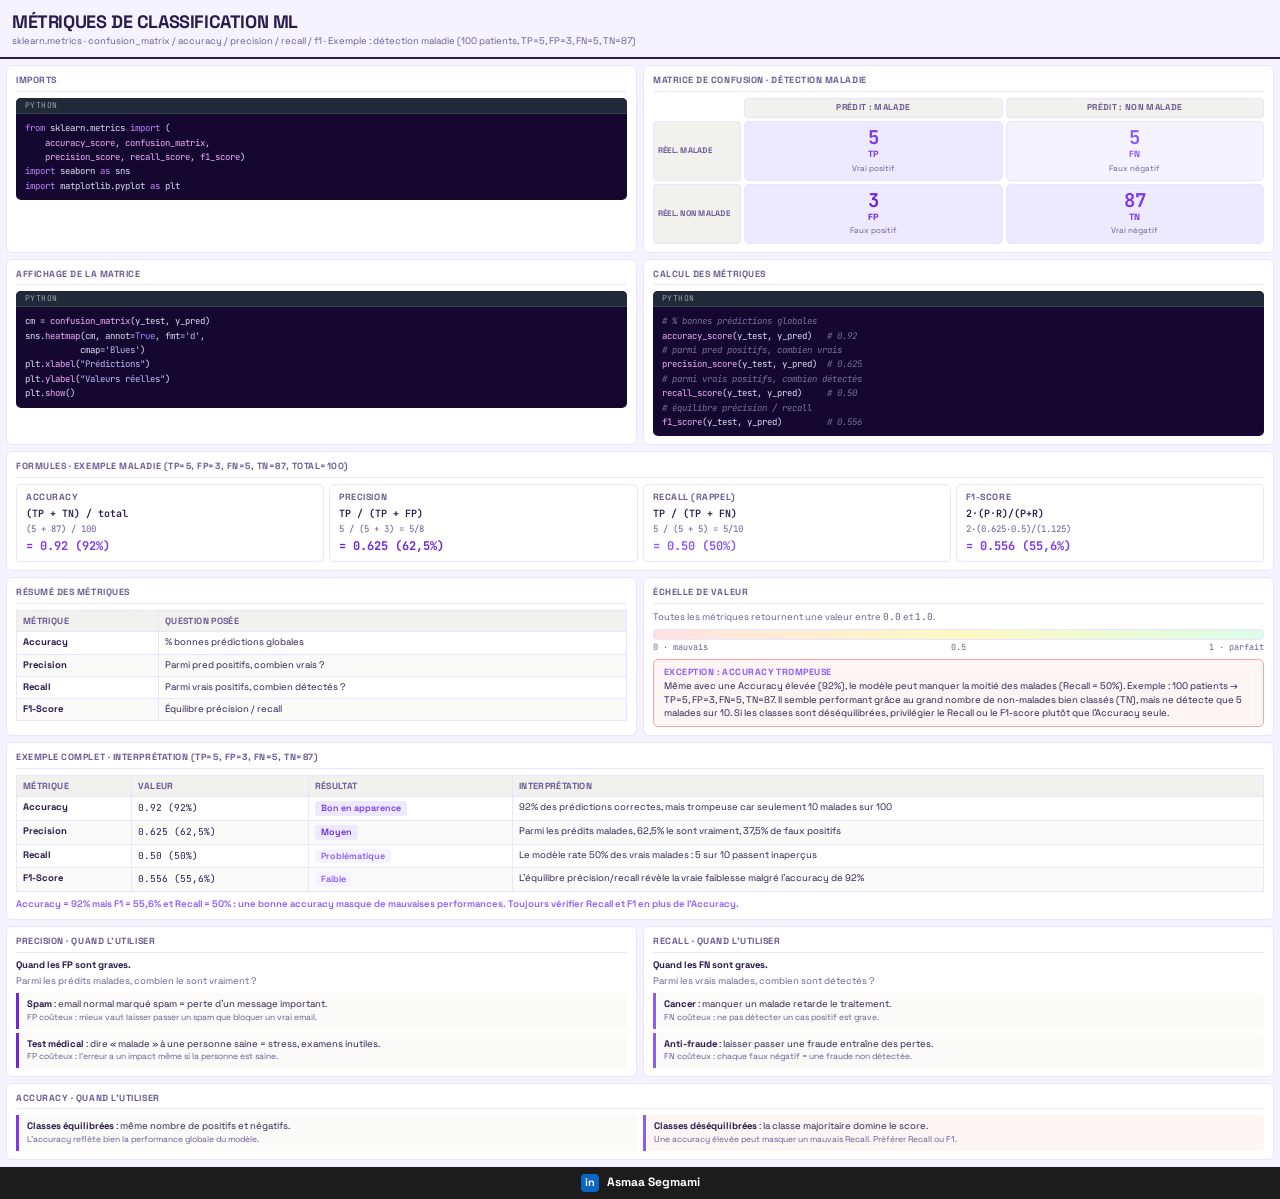
<file: 4_cheatsheet_ml_metrics.html>
<!DOCTYPE html>
<html lang="fr">
<head>
<meta charset="UTF-8">
<meta name="viewport" content="width=device-width, initial-scale=1.0">
<title>Cheatsheet Métriques ML — Accuracy, précision, rappel, F1 | Asmaa Segmami</title>
<meta name="description" content="Aide-mémoire des métriques d'évaluation en machine learning : accuracy, précision, rappel (recall), F1-score et lecture des scores de classification. Fiche de référence par Asmaa Segmami.">
<meta name="keywords" content="métriques machine learning, accuracy, précision, rappel, recall, f1 score, évaluation modèle, metrics classification, scikit-learn metrics, ML metrics">
<meta name="author" content="Asmaa Segmami">
<meta name="robots" content="index, follow">
<meta name="language" content="French">
<link rel="canonical" href="https://segmami.github.io/4_cheatsheet_ml_metrics.html">
<meta property="og:type" content="article">
<meta property="og:title" content="Cheatsheet Métriques ML — Accuracy, précision, rappel, F1 | Asmaa Segmami">
<meta property="og:description" content="Aide-mémoire des métriques d'évaluation en machine learning : accuracy, précision, rappel (recall), F1-score et lecture des scores de classification. Fiche de référence par Asmaa Segmami.">
<meta property="og:url" content="https://segmami.github.io/4_cheatsheet_ml_metrics.html">
<meta property="og:locale" content="fr_FR">
<meta property="og:site_name" content="Asmaa Segmami · IA / Data">
<meta name="twitter:card" content="summary_large_image">
<meta name="twitter:title" content="Cheatsheet Métriques ML — Accuracy, précision, rappel, F1 | Asmaa Segmami">
<meta name="twitter:description" content="Aide-mémoire des métriques d'évaluation en machine learning : accuracy, précision, rappel (recall), F1-score et lecture des scores de classification. Fiche de référence par Asmaa Segmami.">
<script type="application/ld+json">
{
  "@context": "https://schema.org",
  "@type": "TechArticle",
  "headline": "Cheatsheet Métriques ML — Accuracy, précision, rappel, F1 | Asmaa Segmami",
  "description": "Aide-mémoire des métriques d'évaluation en machine learning : accuracy, précision, rappel (recall), F1-score et lecture des scores de classification. Fiche de référence par Asmaa Segmami.",
  "inLanguage": "fr",
  "url": "https://segmami.github.io/4_cheatsheet_ml_metrics.html",
  "author": { "@type": "Person", "name": "Asmaa Segmami", "url": "https://segmami.github.io/" },
  "publisher": { "@type": "Person", "name": "Asmaa Segmami" }
}
</script>

<link href="https://fonts.googleapis.com/css2?family=Space+Grotesk:wght@400;500;600;700&family=JetBrains+Mono:wght@400;600&display=swap" rel="stylesheet">
<style>
  *,*::before,*::after{box-sizing:border-box;margin:0;padding:0}
  :root{
    --bg:#f8f8f6;--card:#fff;--border:#e0e0da;--text:#1a1a1a;--muted:#6b6b6b;
    --accent:#2563eb;--accent-soft:#dbeafe;--green:#16a34a;--green-soft:#dcfce7;
    --red:#dc2626;--red-soft:#fee2e2;--orange:#d97706;--orange-soft:#fef3c7;
    --code-bg:#111827;--code-text:#e5e7eb;--code-comment:#6b7280;--code-keyword:#60a5fa;
    --code-string:#34d399;--code-func:#f9a8d4;--code-num:#fb923c;
  }
  body{font-family:'Space Grotesk',sans-serif;background:var(--bg);color:var(--text);font-size:11px;line-height:1.4}
  .sheet{width:100%;display:flex;flex-direction:column;overflow:hidden;background:var(--bg)}

  header{padding:9px 12px;border-bottom:2px solid var(--text);flex:0 0 auto}
  header h1{font-size:18px;font-weight:700;letter-spacing:-0.4px;text-transform:uppercase}
  header p{color:var(--muted);font-size:9.5px;margin-top:1px}

  .grid{display:grid;grid-template-columns:repeat(4,1fr);grid-auto-rows:min-content;gap:6px;padding:6px}
  .card{background:var(--card);border:1px solid var(--border);border-radius:6px;padding:8px 9px}
  .span-2{grid-column:span 2}.span-3{grid-column:span 3}.span-4{grid-column:span 4}

  .card-title{font-size:9px;font-weight:700;text-transform:uppercase;letter-spacing:0.06em;color:var(--muted);
    margin-bottom:6px;padding-bottom:4px;border-bottom:1px solid var(--border)}

  .code-block{background:var(--code-bg);border-radius:5px;overflow:hidden;font-size:9px;margin-top:5px}
  .code-label{background:#1f2937;color:#9ca3af;font-family:'JetBrains Mono',monospace;font-size:8px;
    padding:2px 9px;border-bottom:1px solid #374151;letter-spacing:0.05em;text-transform:uppercase}
  pre{font-family:'JetBrains Mono',monospace;font-size:9px;color:var(--code-text);padding:7px 9px;overflow-x:auto;line-height:1.6}
  .kw{color:var(--code-keyword)}.fn{color:var(--code-func)}.st{color:var(--code-string)}
  .cm{color:var(--code-comment);font-style:italic}.nu{color:var(--code-num)}.cl{color:#a78bfa}

  table{width:100%;border-collapse:collapse;font-size:9.5px;margin-top:4px}
  thead th{background:#f1f1ee;font-weight:700;text-align:left;padding:4px 6px;border:1px solid var(--border);
    font-size:9px;text-transform:uppercase;letter-spacing:0.04em;color:var(--muted)}
  tbody td{padding:4px 6px;border:1px solid var(--border);vertical-align:top}
  tbody tr:nth-child(even) td{background:#fafaf8}

  .tag{display:inline-block;padding:1px 5px;border-radius:3px;font-size:9px;font-weight:600;font-family:'JetBrains Mono',monospace}
  .tag-tp{background:var(--green-soft);color:var(--green)}.tag-tn{background:var(--accent-soft);color:var(--accent)}
  .tag-fp{background:var(--orange-soft);color:var(--orange)}.tag-fn{background:var(--red-soft);color:var(--red)}

  .cm-grid{display:grid;grid-template-columns:88px 1fr 1fr;gap:3px;margin-top:6px;font-size:9px}
  .cm-label-top{font-weight:700;font-size:8.5px;text-align:center;color:var(--muted);padding:3px;text-transform:uppercase;
    letter-spacing:0.04em;background:#f1f1ee;border:1px solid var(--border);border-radius:4px;display:flex;align-items:center;justify-content:center}
  .cm-label-side{font-weight:700;font-size:8px;color:var(--muted);padding:3px 4px;text-transform:uppercase;letter-spacing:0.03em;
    display:flex;align-items:center;background:#f1f1ee;border:1px solid var(--border);border-radius:4px}
  .cm-cell{border-radius:5px;border:1px solid var(--border);padding:6px 4px;display:flex;flex-direction:column;
    align-items:center;justify-content:center;text-align:center;gap:1px}
  .cm-cell .val{font-family:'JetBrains Mono',monospace;font-size:19px;font-weight:700;line-height:1}
  .cm-cell .lbl{font-size:9px;font-weight:700;letter-spacing:0.05em}
  .cm-cell .desc{font-size:8px;color:var(--muted);margin-top:1px}
  .cell-tp{background:var(--green-soft)}.cell-tp .val,.cell-tp .lbl{color:var(--green)}
  .cell-tn{background:var(--accent-soft)}.cell-tn .val,.cell-tn .lbl{color:var(--accent)}
  .cell-fp{background:var(--orange-soft)}.cell-fp .val,.cell-fp .lbl{color:var(--orange)}
  .cell-fn{background:var(--red-soft)}.cell-fn .val,.cell-fn .lbl{color:var(--red)}

  .formula-row{display:flex;gap:5px;margin-top:5px;flex-wrap:wrap}
  .formula-box{border:1px solid var(--border);border-radius:5px;padding:6px 9px;flex:1;min-width:110px}
  .formula-box .f-title{font-size:9px;font-weight:700;text-transform:uppercase;letter-spacing:0.06em;color:var(--muted);margin-bottom:3px}
  .formula-box .f-formula{font-family:'JetBrains Mono',monospace;font-size:10px;font-weight:600;color:var(--text);margin-bottom:2px}
  .formula-box .f-calc{font-family:'JetBrains Mono',monospace;font-size:9px;color:var(--muted)}
  .formula-box .f-result{font-family:'JetBrains Mono',monospace;font-size:12px;font-weight:700;margin-top:3px}
  .f-accuracy .f-result{color:var(--green)}.f-precision .f-result{color:var(--orange)}
  .f-recall .f-result{color:var(--red)}.f-f1 .f-result{color:var(--accent)}

  .badge{display:inline-block;padding:1px 6px;border-radius:3px;font-size:9px;font-weight:600}
  .badge-good{background:var(--green-soft);color:var(--green)}.badge-bad{background:var(--red-soft);color:var(--red)}
  .badge-warn{background:var(--orange-soft);color:var(--orange)}.badge-ok{background:var(--accent-soft);color:var(--accent)}

  .tip-block{margin-top:5px;display:flex;flex-direction:column;gap:4px}
  .tip{border-left:3px solid var(--border);padding:5px 8px;font-size:9.5px;border-radius:0 4px 4px 0;background:#fafaf8;line-height:1.35}
  .tip.tip-prec{border-color:var(--orange)}.tip.tip-rec{border-color:var(--red)}
  .tip.tip-acc{border-color:var(--green)}.tip.tip-warn{border-color:var(--red);background:#fff5f5}
  .tip strong{font-weight:700}.tip em{color:var(--muted);font-style:normal;font-size:8.5px;display:block;margin-top:1px}

  .scale-bar{margin-top:5px;height:11px;border-radius:4px;
    background:linear-gradient(90deg,#fee2e2 0%,#fef9c3 50%,#dcfce7 100%);border:1px solid var(--border)}
  .scale-labels{display:flex;justify-content:space-between;font-family:'JetBrains Mono',monospace;font-size:8.5px;color:var(--muted);margin-top:2px}

  .warning-box{margin-top:5px;background:#fff5f5;border:1px solid #fca5a5;border-radius:5px;padding:6px 10px;font-size:9.5px;line-height:1.4}
  .warning-box .w-title{font-weight:700;color:var(--red);font-size:9px;text-transform:uppercase;letter-spacing:0.05em;margin-bottom:2px}

  .mono{font-family:'JetBrains Mono',monospace}
  footer{display:flex;align-items:center;justify-content:center;gap:8px;padding:7px;background:#1c1c1c;border-top:1px solid var(--accent-soft);flex:0 0 auto}
  footer .li-icon{width:18px;height:18px;background:#0a66c2;border-radius:4px;display:inline-flex;align-items:center;justify-content:center;color:#fff;font-weight:800;font-size:11px;flex-shrink:0}
  footer .li-text{color:#f3f4f6;font-size:12px;font-weight:600}
  footer .li-text b{color:#fff;font-weight:800}

  @media(max-width:640px){.grid{grid-template-columns:repeat(2,1fr)}.span-2,.span-3,.span-4{grid-column:span 2}.cm-grid{grid-template-columns:70px 1fr 1fr}}
  @media(max-width:440px){.grid{grid-template-columns:1fr}.span-2,.span-3,.span-4{grid-column:span 1}}

/* ================= THEME VIOLET UNIFIE ================= */
:root{
  --deep:#1e0b3b !important; --dark:#2d1554 !important; --mid:#4a2080 !important;
  --accent:#7c3aed !important; --accent2:#8b5cf6 !important; --soft:#a78bfa !important;
  --light:#ede9fe !important; --pale:#f5f3ff !important; --white:#ffffff !important;
  --gold:#c4b5fd !important; --code-bg:#140830 !important; --code-border:#3d1f72 !important;
  --code-br:#3d1f72 !important; --border:#e9e4ff !important; --line:#e9e4ff !important;
  --ink:#2a1a4d !important; --muted:#6b5b95 !important; --text:#2a1a4d !important;
  /* aliases bleu (pandas / pretraitement / regression) */
  --navy:#1e0b3b !important; --blue:#7c3aed !important; --blue2:#8b5cf6 !important;
  --sky:#a78bfa !important; --card:#ffffff !important;
  /* aliases vert (clustering) */
  --kw:#c084fc !important; --fn:#a78bfa !important; --st:#c4b5fd !important;
  --cm:#7c6f9a !important; --nm:#d8b4fe !important; --op:#f0abfc !important; --bi:#c4b5fd !important;
  --code-text:#e2d9f3 !important;
  /* aliases metrics */
  --bg:#f5f3ff !important; --accent-soft:#ede9fe !important;
  --green:#7c3aed !important; --green-soft:#ede9fe !important;
  --red:#8b5cf6 !important; --red-soft:#f5f3ff !important;
  --orange:#6d28d9 !important; --orange-soft:#ede9fe !important;
  --code-comment:#7c6f9a !important; --code-keyword:#c084fc !important;
  --code-string:#c4b5fd !important; --code-func:#f0abfc !important; --code-num:#d8b4fe !important;
  --code-line:#3d1f72 !important;
  --c-comment:#7c6f9a !important; --c-cmd:#c084fc !important; --c-flag:#d8b4fe !important;
  --c-str:#c4b5fd !important; --c-arg:#e2d9f3 !important; --c-step:#7c3aed !important;
}

/* ---- Desactivation du copier-coller ---- */
*{ -webkit-user-select:none; -moz-user-select:none; -ms-user-select:none; user-select:none; }

</style>
</head>
<body>
<div class="sheet">
<header>
  <h1>Métriques de Classification ML</h1>
  <p>sklearn.metrics · confusion_matrix / accuracy / precision / recall / f1 · Exemple : détection maladie (100 patients, TP=5, FP=3, FN=5, TN=87)</p>
</header>

<div class="grid">

  <!-- IMPORTS -->
  <div class="card span-2">
    <div class="card-title">Imports</div>
    <div class="code-block">
      <div class="code-label">python</div>
      <pre><span class="kw">from</span> sklearn.metrics <span class="kw">import</span> (
    <span class="fn">accuracy_score</span>, <span class="fn">confusion_matrix</span>,
    <span class="fn">precision_score</span>, <span class="fn">recall_score</span>, <span class="fn">f1_score</span>)
<span class="kw">import</span> seaborn <span class="kw">as</span> sns
<span class="kw">import</span> matplotlib.pyplot <span class="kw">as</span> plt</pre>
    </div>
  </div>

  <!-- MATRICE VISUELLE -->
  <div class="card span-2">
    <div class="card-title">Matrice de Confusion · détection maladie</div>
    <div class="cm-grid">
      <div></div>
      <div class="cm-label-top">Prédit : Malade</div>
      <div class="cm-label-top">Prédit : Non malade</div>
      <div class="cm-label-side">Réel. Malade</div>
      <div class="cm-cell cell-tp"><span class="val">5</span><span class="lbl">TP</span><span class="desc">Vrai positif</span></div>
      <div class="cm-cell cell-fn"><span class="val">5</span><span class="lbl">FN</span><span class="desc">Faux négatif</span></div>
      <div class="cm-label-side">Réel. Non malade</div>
      <div class="cm-cell cell-fp"><span class="val">3</span><span class="lbl">FP</span><span class="desc">Faux positif</span></div>
      <div class="cm-cell cell-tn"><span class="val">87</span><span class="lbl">TN</span><span class="desc">Vrai négatif</span></div>
    </div>
  </div>

  <!-- CODE MATRICE -->
  <div class="card span-2">
    <div class="card-title">Affichage de la Matrice</div>
    <div class="code-block">
      <div class="code-label">python</div>
      <pre>cm = <span class="fn">confusion_matrix</span>(y_test, y_pred)
sns.<span class="fn">heatmap</span>(cm, annot=<span class="cl">True</span>, fmt=<span class="st">'d'</span>,
           cmap=<span class="st">'Blues'</span>)
plt.<span class="fn">xlabel</span>(<span class="st">"Prédictions"</span>)
plt.<span class="fn">ylabel</span>(<span class="st">"Valeurs réelles"</span>)
plt.<span class="fn">show</span>()</pre>
    </div>
  </div>

  <!-- CALCUL METRIQUES -->
  <div class="card span-2">
    <div class="card-title">Calcul des Métriques</div>
    <div class="code-block">
      <div class="code-label">python</div>
      <pre><span class="cm"># % bonnes prédictions globales</span>
<span class="fn">accuracy_score</span>(y_test, y_pred)   <span class="cm"># 0.92</span>
<span class="cm"># parmi pred positifs, combien vrais</span>
<span class="fn">precision_score</span>(y_test, y_pred)  <span class="cm"># 0.625</span>
<span class="cm"># parmi vrais positifs, combien détectés</span>
<span class="fn">recall_score</span>(y_test, y_pred)     <span class="cm"># 0.50</span>
<span class="cm"># équilibre précision / recall</span>
<span class="fn">f1_score</span>(y_test, y_pred)         <span class="cm"># 0.556</span></pre>
    </div>
  </div>

  <!-- FORMULES -->
  <div class="card span-4">
    <div class="card-title">Formules · exemple maladie (TP=5, FP=3, FN=5, TN=87, total=100)</div>
    <div class="formula-row">
      <div class="formula-box f-accuracy">
        <div class="f-title">Accuracy</div>
        <div class="f-formula">(TP + TN) / total</div>
        <div class="f-calc">(5 + 87) / 100</div>
        <div class="f-result">= 0.92 (92%)</div>
      </div>
      <div class="formula-box f-precision">
        <div class="f-title">Precision</div>
        <div class="f-formula">TP / (TP + FP)</div>
        <div class="f-calc">5 / (5 + 3) = 5/8</div>
        <div class="f-result">= 0.625 (62,5%)</div>
      </div>
      <div class="formula-box f-recall">
        <div class="f-title">Recall (Rappel)</div>
        <div class="f-formula">TP / (TP + FN)</div>
        <div class="f-calc">5 / (5 + 5) = 5/10</div>
        <div class="f-result">= 0.50 (50%)</div>
      </div>
      <div class="formula-box f-f1">
        <div class="f-title">F1-Score</div>
        <div class="f-formula">2·(P·R)/(P+R)</div>
        <div class="f-calc">2·(0.625·0.5)/(1.125)</div>
        <div class="f-result">= 0.556 (55,6%)</div>
      </div>
    </div>
  </div>

  <!-- RESUME + ECHELLE -->
  <div class="card span-2">
    <div class="card-title">Résumé des Métriques</div>
    <table>
      <thead><tr><th>Métrique</th><th>Question posée</th></tr></thead>
      <tbody>
        <tr><td><strong>Accuracy</strong></td><td>% bonnes prédictions globales</td></tr>
        <tr><td><strong>Precision</strong></td><td>Parmi pred positifs, combien vrais ?</td></tr>
        <tr><td><strong>Recall</strong></td><td>Parmi vrais positifs, combien détectés ?</td></tr>
        <tr><td><strong>F1-Score</strong></td><td>Équilibre précision / recall</td></tr>
      </tbody>
    </table>
  </div>

  <div class="card span-2">
    <div class="card-title">Échelle de Valeur</div>
    <p style="font-size:9.5px;color:var(--muted)">Toutes les métriques retournent une valeur entre <span class="mono">0.0</span> et <span class="mono">1.0</span>.</p>
    <div class="scale-bar"></div>
    <div class="scale-labels"><span>0 · mauvais</span><span>0.5</span><span>1 · parfait</span></div>
    <div class="warning-box">
      <div class="w-title">Exception : Accuracy trompeuse</div>
      Même avec une Accuracy élevée (92%), le modèle peut manquer la moitié des malades (Recall = 50%). Exemple : 100 patients → TP=5, FP=3, FN=5, TN=87. Il semble performant grâce au grand nombre de non-malades bien classés (TN), mais ne détecte que 5 malades sur 10. Si les classes sont déséquilibrées, privilégier le Recall ou le F1-score plutôt que l'Accuracy seule.
    </div>
  </div>

  <!-- EXEMPLE COMPLET -->
  <div class="card span-4">
    <div class="card-title">Exemple complet · Interprétation (TP=5, FP=3, FN=5, TN=87)</div>
    <table>
      <thead><tr><th>Métrique</th><th>Valeur</th><th>Résultat</th><th>Interprétation</th></tr></thead>
      <tbody>
        <tr><td><strong>Accuracy</strong></td><td><span class="mono">0.92 (92%)</span></td><td><span class="badge badge-good">Bon en apparence</span></td><td>92% des prédictions correctes, mais trompeuse car seulement 10 malades sur 100</td></tr>
        <tr><td><strong>Precision</strong></td><td><span class="mono">0.625 (62,5%)</span></td><td><span class="badge badge-warn">Moyen</span></td><td>Parmi les prédits malades, 62,5% le sont vraiment, 37,5% de faux positifs</td></tr>
        <tr><td><strong>Recall</strong></td><td><span class="mono">0.50 (50%)</span></td><td><span class="badge badge-bad">Problématique</span></td><td>Le modèle rate 50% des vrais malades : 5 sur 10 passent inaperçus</td></tr>
        <tr><td><strong>F1-Score</strong></td><td><span class="mono">0.556 (55,6%)</span></td><td><span class="badge badge-bad">Faible</span></td><td>L'équilibre précision/recall révèle la vraie faiblesse malgré l'accuracy de 92%</td></tr>
      </tbody>
    </table>
    <p style="margin-top:6px;font-size:9.5px;color:var(--red);font-weight:600">
      Accuracy = 92% mais F1 = 55,6% et Recall = 50% : une bonne accuracy masque de mauvaises performances. Toujours vérifier Recall et F1 en plus de l'Accuracy.
    </p>
  </div>

  <!-- PRECISION QUAND -->
  <div class="card span-2">
    <div class="card-title">Precision · Quand l'utiliser</div>
    <p style="font-size:9.5px;margin-bottom:3px"><strong>Quand les FP sont graves.</strong></p>
    <p style="font-size:9.5px;color:var(--muted);margin-bottom:5px">Parmi les prédits malades, combien le sont vraiment ?</p>
    <div class="tip-block">
      <div class="tip tip-prec"><strong>Spam</strong> : email normal marqué spam = perte d'un message important.<em>FP coûteux : mieux vaut laisser passer un spam que bloquer un vrai email.</em></div>
      <div class="tip tip-prec"><strong>Test médical</strong> : dire « malade » à une personne saine = stress, examens inutiles.<em>FP coûteux : l'erreur a un impact même si la personne est saine.</em></div>
    </div>
  </div>

  <!-- RECALL QUAND -->
  <div class="card span-2">
    <div class="card-title">Recall · Quand l'utiliser</div>
    <p style="font-size:9.5px;margin-bottom:3px"><strong>Quand les FN sont graves.</strong></p>
    <p style="font-size:9.5px;color:var(--muted);margin-bottom:5px">Parmi les vrais malades, combien sont détectés ?</p>
    <div class="tip-block">
      <div class="tip tip-rec"><strong>Cancer</strong> : manquer un malade retarde le traitement.<em>FN coûteux : ne pas détecter un cas positif est grave.</em></div>
      <div class="tip tip-rec"><strong>Anti-fraude</strong> : laisser passer une fraude entraîne des pertes.<em>FN coûteux : chaque faux négatif = une fraude non détectée.</em></div>
    </div>
  </div>

  <!-- ACCURACY QUAND -->
  <div class="card span-4">
    <div class="card-title">Accuracy · Quand l'utiliser</div>
    <div style="display:grid;grid-template-columns:1fr 1fr;gap:5px">
      <div class="tip tip-acc"><strong>Classes équilibrées</strong> : même nombre de positifs et négatifs.<em>L'accuracy reflète bien la performance globale du modèle.</em></div>
      <div class="tip tip-warn"><strong>Classes déséquilibrées</strong> : la classe majoritaire domine le score.<em>Une accuracy élevée peut masquer un mauvais Recall. Préférer Recall ou F1.</em></div>
    </div>
  </div>

</div>

<footer>
  <span class="li-icon">in</span>
  <span class="li-text"><b>Asmaa Segmami</b></span>
</footer>
</div>

<script>
(function(){
  // Bloque copie, coupe, clic droit, glisser et selection
  ['copy','cut','contextmenu','dragstart','selectstart'].forEach(function(evt){
    document.addEventListener(evt, function(e){ e.preventDefault(); }, {capture:true});
  });
  // Bloque Ctrl/Cmd + C / X / A / S / U / P
  document.addEventListener('keydown', function(e){
    var k = e.key.toLowerCase();
    if((e.ctrlKey||e.metaKey) && ['c','x','a','s','u','p'].indexOf(k)!==-1){
      e.preventDefault();
    }
  }, {capture:true});
})();
</script>
<script>
(function(){
  var lastSent = 0;
  function contentHeight(){
    // hauteur reelle du contenu, insensible a la taille de la fenetre/iframe
    var b = document.body;
    var rect = b.getBoundingClientRect();
    var h = Math.ceil(rect.height);
    // fallback si body a une hauteur nulle
    if(h < 50){ h = b.scrollHeight; }
    return h;
  }
  function sendH(){
    var h = contentHeight();
    // n'envoyer que si l'ecart depasse 8px (evite les micro-boucles)
    if(Math.abs(h - lastSent) < 8) return;
    lastSent = h;
    if(window.parent && window.parent!==window){
      window.parent.postMessage({csHeight:h, src:location.pathname.split('/').pop()}, '*');
    }
  }
  // quelques mesures apres chargement (polices/images), PAS d'ecoute resize
  window.addEventListener('load', function(){
    sendH();
    setTimeout(sendH,300);
    setTimeout(sendH,900);
    if(document.fonts && document.fonts.ready){ document.fonts.ready.then(sendH); }
  });
})();
</script>
</body>
</html>
</file>
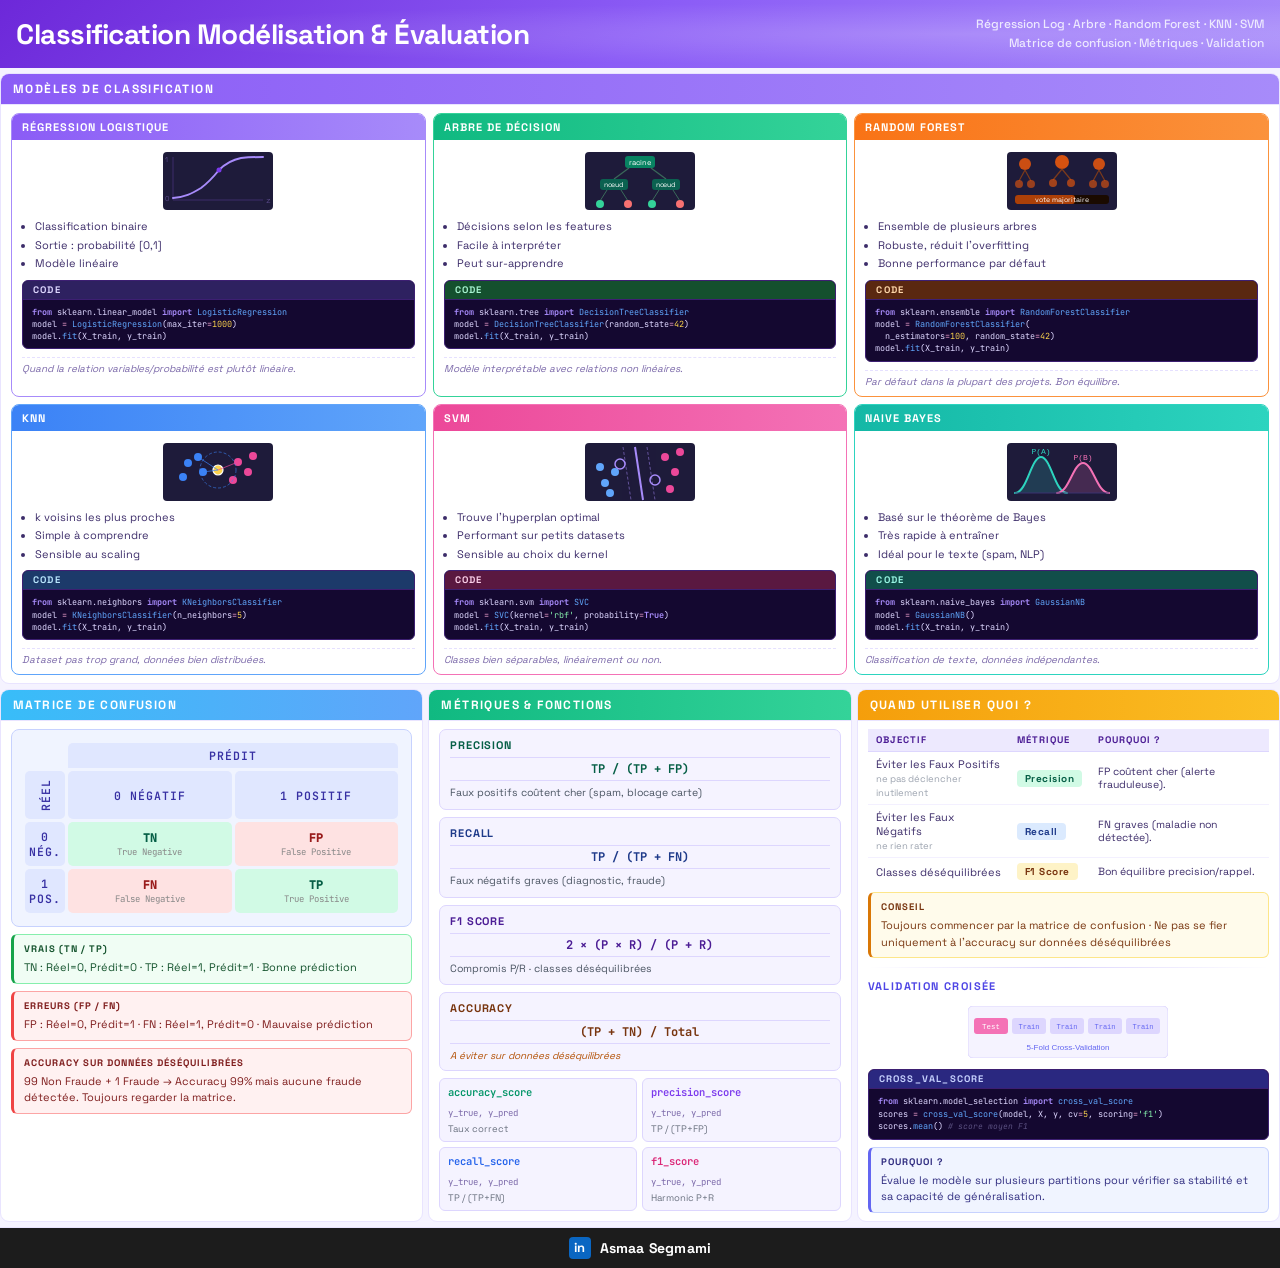
<file: 4_classification_cheatsheet.html>
<!DOCTYPE html>
<html lang="fr">
<head>
<meta charset="UTF-8">
<meta name="viewport" content="width=device-width, initial-scale=1.0">
<title>Cheatsheet Classification — Modèles et évaluation en machine learning | Asmaa Segmami</title>
<meta name="description" content="Aide-mémoire de classification en machine learning : modèles, matrice de confusion, choix d'algorithme, évaluation. Fiche de référence IA / Data par Asmaa Segmami.">
<meta name="keywords" content="classification machine learning, matrice de confusion, algorithmes classification, modèles classification, scikit-learn classification, apprentissage supervisé, IA data">
<meta name="author" content="Asmaa Segmami">
<meta name="robots" content="index, follow">
<meta name="language" content="French">
<link rel="canonical" href="https://segmami.github.io/4_classification_cheatsheet.html">
<meta property="og:type" content="article">
<meta property="og:title" content="Cheatsheet Classification — Modèles et évaluation en machine learning | Asmaa Segmami">
<meta property="og:description" content="Aide-mémoire de classification en machine learning : modèles, matrice de confusion, choix d'algorithme, évaluation. Fiche de référence IA / Data par Asmaa Segmami.">
<meta property="og:url" content="https://segmami.github.io/4_classification_cheatsheet.html">
<meta property="og:locale" content="fr_FR">
<meta property="og:site_name" content="Asmaa Segmami · IA / Data">
<meta name="twitter:card" content="summary_large_image">
<meta name="twitter:title" content="Cheatsheet Classification — Modèles et évaluation en machine learning | Asmaa Segmami">
<meta name="twitter:description" content="Aide-mémoire de classification en machine learning : modèles, matrice de confusion, choix d'algorithme, évaluation. Fiche de référence IA / Data par Asmaa Segmami.">
<script type="application/ld+json">
{
  "@context": "https://schema.org",
  "@type": "TechArticle",
  "headline": "Cheatsheet Classification — Modèles et évaluation en machine learning | Asmaa Segmami",
  "description": "Aide-mémoire de classification en machine learning : modèles, matrice de confusion, choix d'algorithme, évaluation. Fiche de référence IA / Data par Asmaa Segmami.",
  "inLanguage": "fr",
  "url": "https://segmami.github.io/4_classification_cheatsheet.html",
  "author": { "@type": "Person", "name": "Asmaa Segmami", "url": "https://segmami.github.io/" },
  "publisher": { "@type": "Person", "name": "Asmaa Segmami" }
}
</script>

<link href="https://fonts.googleapis.com/css2?family=Space+Grotesk:wght@400;600;700;800&family=JetBrains+Mono:wght@400;600&display=swap" rel="stylesheet">
<style>
  :root {
    --pale:   #faf9ff;
    --white:  #ffffff;
    --border: #e9e4ff;
    --code-bg: #1e1b3a;
    --code-br: #3a3270;
  }

  * { box-sizing: border-box; margin: 0; padding: 0; }
  html, body { width: 100%; background: var(--pale); font-family: 'Space Grotesk', sans-serif; color: #2a2050; }

  header {
    background: linear-gradient(135deg, #6d28d9 0%, #8b5cf6 50%, #a78bfa 100%);
    padding: 0 16px;
    display: flex; align-items: center; justify-content: space-between;
    height: 68px; position: relative; overflow: hidden;
  }
  header::before {
    content: ''; position: absolute; inset: 0;
    background: radial-gradient(ellipse at 75% 50%, rgba(255,255,255,0.18) 0%, transparent 65%);
  }
  header h1 { font-size: 28px; font-weight: 800; color: #fff; letter-spacing: -0.5px; position: relative; }
  header h1 span { color: #ede9fe; }
  header .subtitle { color: #ede9fe; font-size: 12px; text-align: right; line-height: 1.6; font-weight: 500; position: relative; }

  .page {
    display: grid;
    grid-template-columns: 1fr 1fr 1fr;
    gap: 5px; padding: 5px 0; background: var(--pale);
  }

  .card {
    background: var(--white); border-radius: 9px; overflow: hidden;
    border: 1.5px solid var(--border); display: flex; flex-direction: column;
  }
  .span3 { grid-column: span 3; }

  .card-head {
    padding: 7px 12px; display: flex; align-items: center;
    border-bottom: 1.5px solid var(--border); flex-shrink: 0;
  }
  .card-title { font-size: 12px; font-weight: 800; letter-spacing: 1.4px; text-transform: uppercase; color: #fff; }

  .card-body  { padding: 8px 10px; display: flex; flex-direction: column; gap: 7px; }
  .grid2      { padding: 8px 10px; display: grid; grid-template-columns: 1fr 1fr; gap: 7px; }
  .grid-models{ padding: 8px 10px; display: grid; grid-template-columns: repeat(3,1fr); gap: 7px; }
  .col        { display: flex; flex-direction: column; gap: 7px; }

  /* Header gradients   lighter */
  .h-violet  { background: linear-gradient(90deg, #8b5cf6, #a78bfa); }
  .h-sky     { background: linear-gradient(90deg, #38bdf8, #60a5fa); }
  .h-emerald { background: linear-gradient(90deg, #10b981, #34d399); }
  .h-amber   { background: linear-gradient(90deg, #f59e0b, #fbbf24); }
  .h-indigo  { background: linear-gradient(90deg, #6366f1, #818cf8); }
  .h-teal    { background: linear-gradient(90deg, #14b8a6, #2dd4bf); }
  .h-pink    { background: linear-gradient(90deg, #ec4899, #f472b6); }

  /* CODE BLOCKS */
  .block { background: var(--code-bg); border: 1px solid var(--code-br); border-radius: 6px; overflow: hidden; }
  .block-label {
    font-size: 9.5px; font-weight: 700; letter-spacing: 1.2px; text-transform: uppercase;
    padding: 3px 10px; border-bottom: 1px solid var(--code-br);
  }
  pre {
    font-family: 'JetBrains Mono', monospace; font-size: 8.5px; line-height: 1.45;
    padding: 6px 9px; color: #ddd6fe; overflow: hidden;
  }
  .kw { color: #a78bfa; font-weight: 700; }
  .fn { color: #60a5fa; }
  .st { color: #86efac; }
  .cm { color: #5a5080; font-style: italic; font-size: 8px; }
  .nm { color: #fcd34d; }
  .op { color: #f9a8d4; }
  .bi { color: #a5f3fc; }

  /* Block label colors */
  .bl-violet { background: #2e2160; color: #ddd6fe; }
  .bl-sky    { background: #1c3a6a; color: #bae6fd; }
  .bl-green  { background: #14502e; color: #a7f3d0; }
  .bl-orange { background: #5a2810; color: #fed7aa; }
  .bl-pink   { background: #5a1840; color: #fbcfe8; }
  .bl-teal   { background: #114e4a; color: #99f6e4; }
  .bl-indigo { background: #2a2880; color: #c7d2fe; }

  /* MODEL CARDS */
  .model-card { border-radius: 8px; overflow: hidden; border: 1.5px solid; display: flex; flex-direction: column; }
  .model-head { padding: 6px 10px; font-size: 11px; font-weight: 800; letter-spacing: 1px; text-transform: uppercase; color: #fff; }
  .model-body { padding: 8px 10px; display: flex; flex-direction: column; gap: 6px; flex: 1; }
  .model-graph { display: flex; justify-content: center; align-items: center; padding: 4px 0 2px; }
  .model-desc { font-size: 11px; line-height: 1.5; color: #3d2d6a; }
  .model-desc li { margin-left: 13px; margin-bottom: 2px; }
  .model-when { font-size: 10px; font-style: italic; color: #7c6aaa; border-top: 1px dashed #e5e0ff; padding-top: 4px; margin-top: 2px; }

  .mc-1 { border-color: #a78bfa; } .mc-1 .model-head { background: linear-gradient(90deg,#8b5cf6,#a78bfa); }
  .mc-2 { border-color: #34d399; } .mc-2 .model-head { background: linear-gradient(90deg,#10b981,#34d399); }
  .mc-3 { border-color: #fb923c; } .mc-3 .model-head { background: linear-gradient(90deg,#f97316,#fb923c); }
  .mc-4 { border-color: #60a5fa; } .mc-4 .model-head { background: linear-gradient(90deg,#3b82f6,#60a5fa); }
  .mc-5 { border-color: #f472b6; } .mc-5 .model-head { background: linear-gradient(90deg,#ec4899,#f472b6); }
  .mc-6 { border-color: #2dd4bf; } .mc-6 .model-head { background: linear-gradient(90deg,#14b8a6,#2dd4bf); }

  /* CONFUSION MATRIX   light background */
  .cm-wrap { background: #f0f4ff; border: 1px solid #c7d2fe; border-radius: 8px; padding: 10px; }
  .cm-table { width: 100%; border-collapse: separate; border-spacing: 3px; }
  .cm-table td { text-align: center; padding: 7px 4px; font-size: 11.5px; font-family: 'JetBrains Mono', monospace; font-weight: 600; border-radius: 5px; }
  .cm-top   { background: #e0e7ff; color: #3730a3; font-size: 9.5px; font-weight: 700; letter-spacing: 1px; text-transform: uppercase; }
  .cm-side  { background: #e0e7ff; color: #3730a3; font-size: 9.5px; font-weight: 700; letter-spacing: 1px; text-transform: uppercase; }
  .cm-tn    { background: #d1fae5; color: #065f46; }
  .cm-fp    { background: #fee2e2; color: #991b1b; }
  .cm-fn    { background: #fee2e2; color: #991b1b; }
  .cm-tp    { background: #d1fae5; color: #065f46; }
  .cm-abbr  { font-size: 12px; font-weight: 800; display: block; }
  .cm-full  { font-size: 9px; font-weight: 400; color: #888; display: block; }

  /* METRIC cards   light style */
  .metric {
    background: #f5f3ff; border: 1px solid #ddd6fe; border-radius: 7px;
    padding: 8px 10px; display: flex; flex-direction: column; gap: 3px;
  }
  .metric-name  { font-size: 11px; font-weight: 800; letter-spacing: 0.8px; text-transform: uppercase; }
  .metric-formula {
    font-family: 'JetBrains Mono', monospace; font-size: 12px; font-weight: 700;
    text-align: center; padding: 3px 0; color: #1e1b4b;
    border-top: 1px solid #ddd6fe; border-bottom: 1px solid #ddd6fe; margin: 2px 0;
  }
  .metric-desc { font-size: 10.5px; color: #4b5563; line-height: 1.4; }
  .metric-tip  { font-size: 10px; font-style: italic; }

  /* INFO BOX */
  .info {
    background: #f0f4ff; border: 1px solid #c7d2fe;
    border-left: 3px solid #6366f1; border-radius: 6px;
    padding: 7px 10px; font-size: 11px; line-height: 1.5; color: #312e81;
  }
  .info strong { display: block; font-size: 9.5px; font-weight: 700; letter-spacing: 1px; text-transform: uppercase; margin-bottom: 3px; }
  .info.red    { background: #fff1f1; border-color: #fca5a5; border-left-color: #ef4444; color: #7f1d1d; }
  .info.green  { background: #f0fdf4; border-color: #86efac; border-left-color: #16a34a; color: #14532d; }
  .info.amber  { background: #fffbeb; border-color: #fde68a; border-left-color: #d97706; color: #78350f; }
  .info.dark   { background: #070412; border-color: var(--code-br); border-left-color: #6366f1; color: #c7d2fe; }

  /* WHEN TABLE */
  .when-table { width: 100%; border-collapse: collapse; font-size: 11px; }
  .when-table th { background: #ede9fe; color: #4c1d95; padding: 5px 8px; text-align: left; font-size: 9.5px; letter-spacing: 1px; text-transform: uppercase; border-bottom: 1px solid #ddd6fe; }
  .when-table td { padding: 5px 8px; border-bottom: 1px solid #f3f0ff; color: #3d2d6a; vertical-align: middle; }
  .when-table tr:last-child td { border-bottom: none; }
  .badge { display: inline-block; font-size: 10px; font-weight: 700; padding: 2px 8px; border-radius: 4px; letter-spacing: 0.5px; }
  .badge-green  { background: #d1fae5; color: #065f46; }
  .badge-blue   { background: #dbeafe; color: #1e3a8a; }
  .badge-yellow { background: #fef3c7; color: #78350f; }

  /* ROC SVG container */
  .roc-row { display: flex; align-items: flex-start; gap: 10px; }
  .roc-info { font-size: 11px; color: #3d2d6a; line-height: 1.55; flex: 1; }
  .roc-info li { margin-left: 13px; margin-bottom: 3px; }

  /* FUNC PILLS */
  .func-grid { display: grid; grid-template-columns: 1fr 1fr; gap: 5px; }
  .func-pill { background: #f5f3ff; border: 1px solid #ddd6fe; border-radius: 6px; padding: 6px 8px; }
  .func-pill .fname { font-family: 'JetBrains Mono', monospace; font-size: 10.5px; font-weight: 600; display: block; margin-bottom: 1px; }
  .func-pill .fargs { font-family: 'JetBrains Mono', monospace; font-size: 9px; color: #7c6aaa; }
  .func-pill .fdesc { font-size: 9.5px; color: #6b7280; margin-top: 2px; }

  footer { display: flex; align-items: center; justify-content: center; gap: 9px; padding: 9px; background: #1c1c1c; border-top: 1px solid var(--border); }
  footer .li-icon { width: 22px; height: 22px; background: #0a66c2; border-radius: 4px; display: inline-flex; align-items: center; justify-content: center; color: #fff; font-weight: 800; font-size: 13px; font-family: 'Space Grotesk', sans-serif; flex-shrink: 0; }
  footer .li-text { color: #f3f4f6; font-size: 14px; font-weight: 600; letter-spacing: 0.2px; }
  footer .li-text b { color: #fff; font-weight: 800; }

  /* RESPONSIVE */
  @media (max-width: 900px) {
    .page { grid-template-columns: 1fr 1fr; }
    .span3 { grid-column: span 2; }
    .grid-models { grid-template-columns: 1fr; }
  }
  @media (max-width: 560px) {
    header { height: auto; flex-direction: column; align-items: flex-start; gap: 5px; padding: 10px 14px; }
    header .subtitle { text-align: left; }
    .page { grid-template-columns: 1fr; gap: 8px; }
    .span3 { grid-column: span 1; }
    .grid2, .func-grid { grid-template-columns: 1fr; }
  }

/* ================= THEME VIOLET UNIFIE ================= */
:root{
  --deep:#1e0b3b !important; --dark:#2d1554 !important; --mid:#4a2080 !important;
  --accent:#7c3aed !important; --accent2:#8b5cf6 !important; --soft:#a78bfa !important;
  --light:#ede9fe !important; --pale:#f5f3ff !important; --white:#ffffff !important;
  --gold:#c4b5fd !important; --code-bg:#140830 !important; --code-border:#3d1f72 !important;
  --code-br:#3d1f72 !important; --border:#e9e4ff !important; --line:#e9e4ff !important;
  --ink:#2a1a4d !important; --muted:#6b5b95 !important; --text:#2a1a4d !important;
  /* aliases bleu (pandas / pretraitement / regression) */
  --navy:#1e0b3b !important; --blue:#7c3aed !important; --blue2:#8b5cf6 !important;
  --sky:#a78bfa !important; --card:#ffffff !important;
  /* aliases vert (clustering) */
  --kw:#c084fc !important; --fn:#a78bfa !important; --st:#c4b5fd !important;
  --cm:#7c6f9a !important; --nm:#d8b4fe !important; --op:#f0abfc !important; --bi:#c4b5fd !important;
  --code-text:#e2d9f3 !important;
  /* aliases metrics */
  --bg:#f5f3ff !important; --accent-soft:#ede9fe !important;
  --green:#7c3aed !important; --green-soft:#ede9fe !important;
  --red:#8b5cf6 !important; --red-soft:#f5f3ff !important;
  --orange:#6d28d9 !important; --orange-soft:#ede9fe !important;
  --code-comment:#7c6f9a !important; --code-keyword:#c084fc !important;
  --code-string:#c4b5fd !important; --code-func:#f0abfc !important; --code-num:#d8b4fe !important;
  --code-line:#3d1f72 !important;
  --c-comment:#7c6f9a !important; --c-cmd:#c084fc !important; --c-flag:#d8b4fe !important;
  --c-str:#c4b5fd !important; --c-arg:#e2d9f3 !important; --c-step:#7c3aed !important;
}

/* ---- Desactivation du copier-coller ---- */
*{ -webkit-user-select:none; -moz-user-select:none; -ms-user-select:none; user-select:none; }

</style>
</head>
<body>
<header>
  <h1>Classification <span> </span> Modélisation &amp; Évaluation</h1>
  <div class="subtitle">
    Régression Log · Arbre · Random Forest · KNN · SVM<br>
    Matrice de confusion · Métriques · Validation
  </div>
</header>

<div class="page">

<!-- ══ MODÈLES span3 ══ -->
<div class="card span3">
  <div class="card-head h-violet"><span class="card-title">Modèles de Classification</span></div>
  <div class="grid-models">

    <!-- Régression Logistique -->
    <div class="model-card mc-1">
      <div class="model-head">Régression Logistique</div>
      <div class="model-body">
        <div class="model-graph">
          <svg width="110" height="58" viewBox="0 0 110 58">
            <rect width="110" height="58" fill="#1e1b3a" rx="4"/>
            <line x1="10" y1="48" x2="100" y2="48" stroke="#3d2d6a" stroke-width="1"/>
            <line x1="10" y1="5"  x2="10"  y2="48" stroke="#3d2d6a" stroke-width="1"/>
            <text x="103" y="51" fill="#5a4a8a" font-size="8" font-family="monospace">z</text>
            <text x="2"  y="10" fill="#5a4a8a" font-size="7">1</text>
            <text x="2"  y="49" fill="#5a4a8a" font-size="7">0</text>
            <path d="M10,46 C22,45 28,42 38,36 C46,30 52,23 56,18 C62,12 68,8 78,6 C88,5 96,5 100,5"
                  fill="none" stroke="#a78bfa" stroke-width="2" stroke-linecap="round"/>
            <circle cx="56" cy="18" r="2.5" fill="#7c3aed"/>
          </svg>
        </div>
        <ul class="model-desc">
          <li>Classification binaire</li>
          <li>Sortie : probabilité [0,1]</li>
          <li>Modèle linéaire</li>
        </ul>
        <div class="block">
          <div class="block-label bl-violet">Code</div>
          <pre><span class="kw">from</span> sklearn.linear_model <span class="kw">import</span> <span class="fn">LogisticRegression</span>
model <span class="op">=</span> <span class="fn">LogisticRegression</span>(max_iter<span class="op">=</span><span class="nm">1000</span>)
model.<span class="fn">fit</span>(X_train, y_train)</pre>
        </div>
        <p class="model-when">Quand la relation variables/probabilité est plutôt linéaire.</p>
      </div>
    </div>

    <!-- Arbre de Décision -->
    <div class="model-card mc-2">
      <div class="model-head">Arbre de Décision</div>
      <div class="model-body">
        <div class="model-graph">
          <svg width="110" height="58" viewBox="0 0 110 58">
            <rect width="110" height="58" fill="#1e1b3a" rx="4"/>
            <rect x="40" y="4" width="30" height="12" rx="3" fill="#059669" opacity="0.85"/>
            <text x="55" y="13" fill="#fff" font-size="7.5" text-anchor="middle">racine</text>
            <line x1="44" y1="16" x2="29" y2="27" stroke="#3a6a5a" stroke-width="1.2"/>
            <line x1="66" y1="16" x2="81" y2="27" stroke="#3a6a5a" stroke-width="1.2"/>
            <rect x="15" y="27" width="28" height="11" rx="3" fill="#047857" opacity="0.75"/>
            <text x="29" y="35" fill="#fff" font-size="7" text-anchor="middle">nœud</text>
            <rect x="67" y="27" width="28" height="11" rx="3" fill="#047857" opacity="0.75"/>
            <text x="81" y="35" fill="#fff" font-size="7" text-anchor="middle">nœud</text>
            <line x1="22" y1="38" x2="15" y2="49" stroke="#3a6a5a" stroke-width="1"/>
            <line x1="36" y1="38" x2="43" y2="49" stroke="#3a6a5a" stroke-width="1"/>
            <line x1="74" y1="38" x2="67" y2="49" stroke="#3a6a5a" stroke-width="1"/>
            <line x1="88" y1="38" x2="95" y2="49" stroke="#3a6a5a" stroke-width="1"/>
            <circle cx="15" cy="52" r="4" fill="#34d399"/>
            <circle cx="43" cy="52" r="4" fill="#f87171"/>
            <circle cx="67" cy="52" r="4" fill="#34d399"/>
            <circle cx="95" cy="52" r="4" fill="#f87171"/>
          </svg>
        </div>
        <ul class="model-desc">
          <li>Décisions selon les features</li>
          <li>Facile à interpréter</li>
          <li>Peut sur-apprendre</li>
        </ul>
        <div class="block">
          <div class="block-label bl-green">Code</div>
          <pre><span class="kw">from</span> sklearn.tree <span class="kw">import</span> <span class="fn">DecisionTreeClassifier</span>
model <span class="op">=</span> <span class="fn">DecisionTreeClassifier</span>(random_state<span class="op">=</span><span class="nm">42</span>)
model.<span class="fn">fit</span>(X_train, y_train)</pre>
        </div>
        <p class="model-when">Modèle interprétable avec relations non linéaires.</p>
      </div>
    </div>

    <!-- Random Forest -->
    <div class="model-card mc-3">
      <div class="model-head">Random Forest</div>
      <div class="model-body">
        <div class="model-graph">
          <svg width="110" height="58" viewBox="0 0 110 58">
            <rect width="110" height="58" fill="#1e1b3a" rx="4"/>
            <circle cx="18" cy="12" r="6" fill="#ea580c" opacity="0.85"/>
            <line x1="18" y1="18" x2="12" y2="29" stroke="#7c3a1a" stroke-width="1.2"/>
            <line x1="18" y1="18" x2="24" y2="29" stroke="#7c3a1a" stroke-width="1.2"/>
            <circle cx="12" cy="32" r="4" fill="#ea580c" opacity="0.6"/>
            <circle cx="24" cy="32" r="4" fill="#ea580c" opacity="0.6"/>
            <circle cx="55" cy="10" r="7" fill="#ea580c" opacity="0.9"/>
            <line x1="55" y1="17" x2="46" y2="28" stroke="#7c3a1a" stroke-width="1.2"/>
            <line x1="55" y1="17" x2="64" y2="28" stroke="#7c3a1a" stroke-width="1.2"/>
            <circle cx="46" cy="31" r="4" fill="#ea580c" opacity="0.65"/>
            <circle cx="64" cy="31" r="4" fill="#ea580c" opacity="0.65"/>
            <circle cx="92" cy="12" r="6" fill="#ea580c" opacity="0.85"/>
            <line x1="92" y1="18" x2="86" y2="29" stroke="#7c3a1a" stroke-width="1.2"/>
            <line x1="92" y1="18" x2="98" y2="29" stroke="#7c3a1a" stroke-width="1.2"/>
            <circle cx="86" cy="32" r="4" fill="#ea580c" opacity="0.6"/>
            <circle cx="98" cy="32" r="4" fill="#ea580c" opacity="0.6"/>
            <rect x="8" y="43" width="94" height="9" rx="3" fill="#1a0a00"/>
            <rect x="8" y="43" width="60" height="9" rx="3" fill="#ea580c" opacity="0.7"/>
            <text x="55" y="50" fill="#fff" font-size="7" text-anchor="middle">vote majoritaire</text>
          </svg>
        </div>
        <ul class="model-desc">
          <li>Ensemble de plusieurs arbres</li>
          <li>Robuste, réduit l'overfitting</li>
          <li>Bonne performance par défaut</li>
        </ul>
        <div class="block">
          <div class="block-label bl-orange">Code</div>
          <pre><span class="kw">from</span> sklearn.ensemble <span class="kw">import</span> <span class="fn">RandomForestClassifier</span>
model <span class="op">=</span> <span class="fn">RandomForestClassifier</span>(
  n_estimators<span class="op">=</span><span class="nm">100</span>, random_state<span class="op">=</span><span class="nm">42</span>)
model.<span class="fn">fit</span>(X_train, y_train)</pre>
        </div>
        <p class="model-when">Par défaut dans la plupart des projets. Bon équilibre.</p>
      </div>
    </div>

    <!-- KNN -->
    <div class="model-card mc-4">
      <div class="model-head">KNN</div>
      <div class="model-body">
        <div class="model-graph">
          <svg width="110" height="58" viewBox="0 0 110 58">
            <rect width="110" height="58" fill="#1e1b3a" rx="4"/>
            <circle cx="25" cy="20" r="4" fill="#3b82f6"/>
            <circle cx="35" cy="14" r="4" fill="#3b82f6"/>
            <circle cx="20" cy="34" r="4" fill="#3b82f6"/>
            <circle cx="40" cy="29" r="4" fill="#3b82f6"/>
            <circle cx="75" cy="19" r="4" fill="#ec4899"/>
            <circle cx="85" cy="29" r="4" fill="#ec4899"/>
            <circle cx="70" cy="37" r="4" fill="#ec4899"/>
            <circle cx="90" cy="13" r="4" fill="#ec4899"/>
            <circle cx="55" cy="27" r="5" fill="#fcd34d" stroke="#fff" stroke-width="1.2"/>
            <circle cx="55" cy="27" r="18" fill="none" stroke="#3b82f6" stroke-width="1" stroke-dasharray="3,2" opacity="0.6"/>
            <line x1="55" y1="27" x2="40" y2="29" stroke="#3b82f6" stroke-width="1" opacity="0.7"/>
            <line x1="55" y1="27" x2="35" y2="14" stroke="#3b82f6" stroke-width="1" opacity="0.7"/>
            <line x1="55" y1="27" x2="75" y2="19" stroke="#ec4899" stroke-width="1" opacity="0.7"/>
          </svg>
        </div>
        <ul class="model-desc">
          <li>k voisins les plus proches</li>
          <li>Simple à comprendre</li>
          <li>Sensible au scaling</li>
        </ul>
        <div class="block">
          <div class="block-label bl-sky">Code</div>
          <pre><span class="kw">from</span> sklearn.neighbors <span class="kw">import</span> <span class="fn">KNeighborsClassifier</span>
model <span class="op">=</span> <span class="fn">KNeighborsClassifier</span>(n_neighbors<span class="op">=</span><span class="nm">5</span>)
model.<span class="fn">fit</span>(X_train, y_train)</pre>
        </div>
        <p class="model-when">Dataset pas trop grand, données bien distribuées.</p>
      </div>
    </div>

    <!-- SVM -->
    <div class="model-card mc-5">
      <div class="model-head">SVM</div>
      <div class="model-body">
        <div class="model-graph">
          <svg width="110" height="58" viewBox="0 0 110 58">
            <rect width="110" height="58" fill="#1e1b3a" rx="4"/>
            <circle cx="20" cy="40" r="4" fill="#60a5fa"/>
            <circle cx="30" cy="29" r="4" fill="#60a5fa"/>
            <circle cx="15" cy="24" r="4" fill="#60a5fa"/>
            <circle cx="25" cy="50" r="4" fill="#60a5fa"/>
            <circle cx="80" cy="14" r="4" fill="#ec4899"/>
            <circle cx="90" cy="29" r="4" fill="#ec4899"/>
            <circle cx="85" cy="46" r="4" fill="#ec4899"/>
            <circle cx="95" cy="9"  r="4" fill="#ec4899"/>
            <line x1="50" y1="4"  x2="58" y2="57" stroke="#a78bfa" stroke-width="2"/>
            <line x1="38" y1="4"  x2="46" y2="57" stroke="#a78bfa" stroke-width="1" stroke-dasharray="3,2" opacity="0.5"/>
            <line x1="62" y1="4"  x2="70" y2="57" stroke="#a78bfa" stroke-width="1" stroke-dasharray="3,2" opacity="0.5"/>
            <circle cx="35" cy="21" r="5" fill="none" stroke="#a78bfa" stroke-width="1.5"/>
            <circle cx="70" cy="37" r="5" fill="none" stroke="#a78bfa" stroke-width="1.5"/>
          </svg>
        </div>
        <ul class="model-desc">
          <li>Trouve l'hyperplan optimal</li>
          <li>Performant sur petits datasets</li>
          <li>Sensible au choix du kernel</li>
        </ul>
        <div class="block">
          <div class="block-label bl-pink">Code</div>
          <pre><span class="kw">from</span> sklearn.svm <span class="kw">import</span> <span class="fn">SVC</span>
model <span class="op">=</span> <span class="fn">SVC</span>(kernel<span class="op">=</span><span class="st">'rbf'</span>, probability<span class="op">=</span><span class="kw">True</span>)
model.<span class="fn">fit</span>(X_train, y_train)</pre>
        </div>
        <p class="model-when">Classes bien séparables, linéairement ou non.</p>
      </div>
    </div>

    <!-- Naive Bayes -->
    <div class="model-card mc-6">
      <div class="model-head">Naive Bayes</div>
      <div class="model-body">
        <div class="model-graph">
          <svg width="110" height="58" viewBox="0 0 110 58">
            <rect width="110" height="58" fill="#1e1b3a" rx="4"/>
            <!-- Two gaussian bell curves -->
            <path d="M8,50 C20,50 24,14 34,14 C44,14 48,50 60,50"
                  fill="#2dd4bf" fill-opacity="0.18" stroke="#2dd4bf" stroke-width="2" stroke-linecap="round"/>
            <path d="M50,50 C62,50 66,20 76,20 C86,20 90,50 102,50"
                  fill="#f472b6" fill-opacity="0.18" stroke="#f472b6" stroke-width="2" stroke-linecap="round"/>
            <line x1="8" y1="50" x2="102" y2="50" stroke="#3a3270" stroke-width="1"/>
            <!-- P(class) labels -->
            <text x="34" y="11" fill="#2dd4bf" font-size="8" text-anchor="middle" font-family="monospace">P(A)</text>
            <text x="76" y="17" fill="#f472b6" font-size="8" text-anchor="middle" font-family="monospace">P(B)</text>
          </svg>
        </div>
        <ul class="model-desc">
          <li>Basé sur le théorème de Bayes</li>
          <li>Très rapide à entraîner</li>
          <li>Idéal pour le texte (spam, NLP)</li>
        </ul>
        <div class="block">
          <div class="block-label bl-teal">Code</div>
          <pre><span class="kw">from</span> sklearn.naive_bayes <span class="kw">import</span> <span class="fn">GaussianNB</span>
model <span class="op">=</span> <span class="fn">GaussianNB</span>()
model.<span class="fn">fit</span>(X_train, y_train)</pre>
        </div>
        <p class="model-when">Classification de texte, données indépendantes.</p>
      </div>
    </div>

  </div>
</div>

<!-- ══ MATRICE DE CONFUSION ══ -->
<div class="card">
  <div class="card-head h-sky"><span class="card-title">Matrice de Confusion</span></div>
  <div class="card-body">
    <div class="cm-wrap">
      <table class="cm-table">
        <tr>
          <td style="width:20px;"></td>
          <td colspan="2" class="cm-top" style="border-radius:5px 5px 0 0; padding:5px;">PRÉDIT</td>
        </tr>
        <tr>
          <td class="cm-side" style="writing-mode:vertical-rl;transform:rotate(180deg);padding:8px 4px;border-radius:5px;">RÉEL</td>
          <td class="cm-top">0 Négatif</td>
          <td class="cm-top">1 Positif</td>
        </tr>
        <tr>
          <td class="cm-side">0 Nég.</td>
          <td class="cm-tn"><span class="cm-abbr">TN</span><span class="cm-full">True Negative</span></td>
          <td class="cm-fp"><span class="cm-abbr">FP</span><span class="cm-full">False Positive</span></td>
        </tr>
        <tr>
          <td class="cm-side">1 Pos.</td>
          <td class="cm-fn"><span class="cm-abbr">FN</span><span class="cm-full">False Negative</span></td>
          <td class="cm-tp"><span class="cm-abbr">TP</span><span class="cm-full">True Positive</span></td>
        </tr>
      </table>
    </div>
    <div class="info green">
      <strong>Vrais (TN / TP)</strong>
      TN : Réel=0, Prédit=0 · TP : Réel=1, Prédit=1 · Bonne prédiction
    </div>
    <div class="info red">
      <strong>Erreurs (FP / FN)</strong>
      FP : Réel=0, Prédit=1 · FN : Réel=1, Prédit=0 · Mauvaise prédiction
    </div>
    <div class="info red">
      <strong>Accuracy sur données déséquilibrées</strong>
      99 Non Fraude + 1 Fraude → Accuracy 99% mais aucune fraude détectée. Toujours regarder la matrice.
    </div>
  </div>
</div>

<!-- ══ MÉTRIQUES + ROC + FONCTIONS ══ -->
<div class="card">
  <div class="card-head h-emerald"><span class="card-title">Métriques &amp; Fonctions</span></div>
  <div class="card-body">

    <!-- 4 metrics light -->
    <div class="metric">
      <div class="metric-name" style="color:#065f46;">Precision</div>
      <div class="metric-formula" style="color:#065f46;">TP / (TP + FP)</div>
      <div class="metric-desc">Faux positifs coûtent cher (spam, blocage carte)</div>
    </div>
    <div class="metric">
      <div class="metric-name" style="color:#1e3a8a;">Recall</div>
      <div class="metric-formula" style="color:#1e3a8a;">TP / (TP + FN)</div>
      <div class="metric-desc">Faux négatifs graves (diagnostic, fraude)</div>
    </div>
    <div class="metric">
      <div class="metric-name" style="color:#4c1d95;">F1 Score</div>
      <div class="metric-formula" style="color:#4c1d95;">2 × (P × R) / (P + R)</div>
      <div class="metric-desc">Compromis P/R · classes déséquilibrées</div>
    </div>
    <div class="metric">
      <div class="metric-name" style="color:#78350f;">Accuracy</div>
      <div class="metric-formula" style="color:#78350f;">(TP + TN) / Total</div>
      <div class="metric-tip" style="color:#b45309;">A éviter sur données déséquilibrées</div>
    </div>

    <!-- Fonctions -->
    <div class="func-grid">
      <div class="func-pill">
        <span class="fname" style="color:#059669;">accuracy_score</span>
        <span class="fargs">y_true, y_pred</span>
        <div class="fdesc">Taux correct</div>
      </div>
      <div class="func-pill">
        <span class="fname" style="color:#7c3aed;">precision_score</span>
        <span class="fargs">y_true, y_pred</span>
        <div class="fdesc">TP / (TP+FP)</div>
      </div>
      <div class="func-pill">
        <span class="fname" style="color:#2563eb;">recall_score</span>
        <span class="fargs">y_true, y_pred</span>
        <div class="fdesc">TP / (TP+FN)</div>
      </div>
      <div class="func-pill">
        <span class="fname" style="color:#db2777;">f1_score</span>
        <span class="fargs">y_true, y_pred</span>
        <div class="fdesc">Harmonic P+R</div>
      </div>
    </div>

  </div>
</div>

<!-- ══ QUAND UTILISER QUOI ══ -->
<div class="card">
  <div class="card-head h-amber"><span class="card-title">Quand Utiliser Quoi ?</span></div>
  <div class="card-body">
    <table class="when-table">
      <thead>
        <tr><th>Objectif</th><th>Métrique</th><th>Pourquoi ?</th></tr>
      </thead>
      <tbody>
        <tr>
          <td>Éviter les Faux Positifs<br><span style="font-size:9.5px;color:#9ca3af;">ne pas déclencher inutilement</span></td>
          <td><span class="badge badge-green">Precision</span></td>
          <td style="font-size:10.5px;">FP coûtent cher (alerte frauduleuse).</td>
        </tr>
        <tr>
          <td>Éviter les Faux Négatifs<br><span style="font-size:9.5px;color:#9ca3af;">ne rien rater</span></td>
          <td><span class="badge badge-blue">Recall</span></td>
          <td style="font-size:10.5px;">FN graves (maladie non détectée).</td>
        </tr>
        <tr>
          <td>Classes déséquilibrées</td>
          <td><span class="badge badge-yellow">F1 Score</span></td>
          <td style="font-size:10.5px;">Bon équilibre precision/rappel.</td>
        </tr>
      </tbody>
    </table>
    <div class="info amber">
      <strong>Conseil</strong>
      Toujours commencer par la matrice de confusion · Ne pas se fier uniquement à l'accuracy sur données déséquilibrées
    </div>

    <!-- Validation croisée ici -->
    <div style="height:1px;background:linear-gradient(90deg,transparent,#ddd6fe,transparent);margin:2px 0;"></div>
    <div class="card-title" style="color:#4f46e5;font-size:11px;padding:2px 0;">VALIDATION CROISÉE</div>
    <div style="display:flex;justify-content:center;padding:4px 0;">
      <svg width="200" height="52" viewBox="0 0 200 52">
        <rect width="200" height="52" fill="#f5f3ff" rx="5" stroke="#ddd6fe" stroke-width="1"/>
        <rect x="6"  y="12" width="34" height="16" rx="3" fill="#f472b6"/>
        <rect x="44" y="12" width="34" height="16" rx="3" fill="#ddd6fe"/>
        <rect x="82" y="12" width="34" height="16" rx="3" fill="#ddd6fe"/>
        <rect x="120" y="12" width="34" height="16" rx="3" fill="#ddd6fe"/>
        <rect x="158" y="12" width="34" height="16" rx="3" fill="#ddd6fe"/>
        <text x="23"  y="23" fill="#fff"    font-size="7.5" text-anchor="middle" font-family="monospace">Test</text>
        <text x="61"  y="23" fill="#6366f1" font-size="7"   text-anchor="middle" font-family="monospace">Train</text>
        <text x="99"  y="23" fill="#6366f1" font-size="7"   text-anchor="middle" font-family="monospace">Train</text>
        <text x="137" y="23" fill="#6366f1" font-size="7"   text-anchor="middle" font-family="monospace">Train</text>
        <text x="175" y="23" fill="#6366f1" font-size="7"   text-anchor="middle" font-family="monospace">Train</text>
        <text x="100" y="44" fill="#6366f1" font-size="8"   text-anchor="middle" font-family="sans-serif">5-Fold Cross-Validation</text>
      </svg>
    </div>
    <div class="block">
      <div class="block-label bl-indigo">cross_val_score</div>
      <pre><span class="kw">from</span> sklearn.model_selection <span class="kw">import</span> <span class="fn">cross_val_score</span>
scores <span class="op">=</span> <span class="fn">cross_val_score</span>(model, X, y, cv<span class="op">=</span><span class="nm">5</span>, scoring<span class="op">=</span><span class="st">'f1'</span>)
scores.<span class="fn">mean</span>() <span class="cm"># score moyen F1</span></pre>
    </div>
    <div class="info" style="border-left-color:#6366f1;">
      <strong>Pourquoi ?</strong>
      Évalue le modèle sur plusieurs partitions pour vérifier sa stabilité et sa capacité de généralisation.
    </div>
  </div>
</div>

</div>

<footer>
  <span class="li-icon">in</span>
  <span class="li-text"><b>Asmaa Segmami</b></span>
</footer>
<script>
(function(){
  // Bloque copie, coupe, clic droit, glisser et selection
  ['copy','cut','contextmenu','dragstart','selectstart'].forEach(function(evt){
    document.addEventListener(evt, function(e){ e.preventDefault(); }, {capture:true});
  });
  // Bloque Ctrl/Cmd + C / X / A / S / U / P
  document.addEventListener('keydown', function(e){
    var k = e.key.toLowerCase();
    if((e.ctrlKey||e.metaKey) && ['c','x','a','s','u','p'].indexOf(k)!==-1){
      e.preventDefault();
    }
  }, {capture:true});
})();
</script>
<script>
(function(){
  var lastSent = 0;
  function contentHeight(){
    // hauteur reelle du contenu, insensible a la taille de la fenetre/iframe
    var b = document.body;
    var rect = b.getBoundingClientRect();
    var h = Math.ceil(rect.height);
    // fallback si body a une hauteur nulle
    if(h < 50){ h = b.scrollHeight; }
    return h;
  }
  function sendH(){
    var h = contentHeight();
    // n'envoyer que si l'ecart depasse 8px (evite les micro-boucles)
    if(Math.abs(h - lastSent) < 8) return;
    lastSent = h;
    if(window.parent && window.parent!==window){
      window.parent.postMessage({csHeight:h, src:location.pathname.split('/').pop()}, '*');
    }
  }
  // quelques mesures apres chargement (polices/images), PAS d'ecoute resize
  window.addEventListener('load', function(){
    sendH();
    setTimeout(sendH,300);
    setTimeout(sendH,900);
    if(document.fonts && document.fonts.ready){ document.fonts.ready.then(sendH); }
  });
})();
</script>
</body>
</html>
</file>
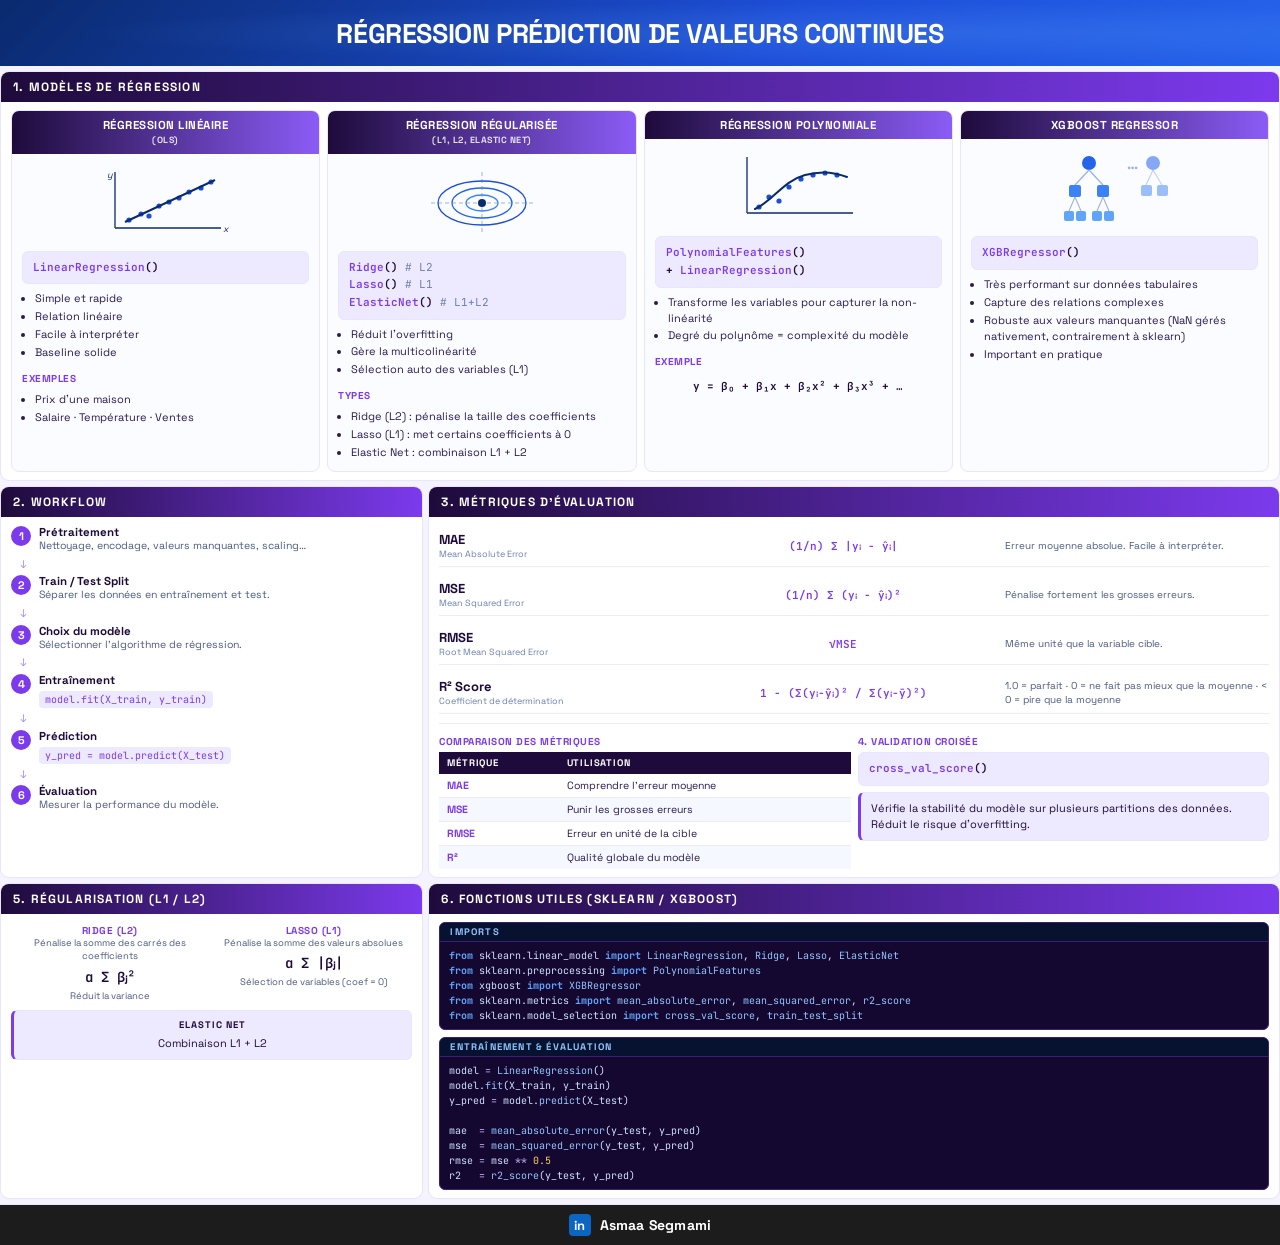
<file: 5_regression_cheatsheet.html>
<!DOCTYPE html>
<html lang="fr">
<head>
<meta charset="UTF-8">
<meta name="viewport" content="width=device-width, initial-scale=1.0">
<title>Cheatsheet Régression — Modèles et métriques d'erreur | Asmaa Segmami</title>
<meta name="description" content="Aide-mémoire de régression en machine learning : régression linéaire, régularisée (Ridge, Lasso, Elastic Net), polynomiale, XGBoost, métriques MAE, MSE, RMSE, R². Fiche par Asmaa Segmami.">
<meta name="keywords" content="régression machine learning, régression linéaire, ridge lasso, elastic net, régression polynomiale, xgboost, mae mse rmse, r2 score, prédiction valeurs continues">
<meta name="author" content="Asmaa Segmami">
<meta name="robots" content="index, follow">
<meta name="language" content="French">
<link rel="canonical" href="https://segmami.github.io/5_regression_cheatsheet.html">
<meta property="og:type" content="article">
<meta property="og:title" content="Cheatsheet Régression — Modèles et métriques d'erreur | Asmaa Segmami">
<meta property="og:description" content="Aide-mémoire de régression en machine learning : régression linéaire, régularisée (Ridge, Lasso, Elastic Net), polynomiale, XGBoost, métriques MAE, MSE, RMSE, R². Fiche par Asmaa Segmami.">
<meta property="og:url" content="https://segmami.github.io/5_regression_cheatsheet.html">
<meta property="og:locale" content="fr_FR">
<meta property="og:site_name" content="Asmaa Segmami · IA / Data">
<meta name="twitter:card" content="summary_large_image">
<meta name="twitter:title" content="Cheatsheet Régression — Modèles et métriques d'erreur | Asmaa Segmami">
<meta name="twitter:description" content="Aide-mémoire de régression en machine learning : régression linéaire, régularisée (Ridge, Lasso, Elastic Net), polynomiale, XGBoost, métriques MAE, MSE, RMSE, R². Fiche par Asmaa Segmami.">
<script type="application/ld+json">
{
  "@context": "https://schema.org",
  "@type": "TechArticle",
  "headline": "Cheatsheet Régression — Modèles et métriques d'erreur | Asmaa Segmami",
  "description": "Aide-mémoire de régression en machine learning : régression linéaire, régularisée (Ridge, Lasso, Elastic Net), polynomiale, XGBoost, métriques MAE, MSE, RMSE, R². Fiche par Asmaa Segmami.",
  "inLanguage": "fr",
  "url": "https://segmami.github.io/5_regression_cheatsheet.html",
  "author": { "@type": "Person", "name": "Asmaa Segmami", "url": "https://segmami.github.io/" },
  "publisher": { "@type": "Person", "name": "Asmaa Segmami" }
}
</script>

<link href="https://fonts.googleapis.com/css2?family=Space+Grotesk:wght@400;600;700;800&family=JetBrains+Mono:wght@400;600&display=swap" rel="stylesheet">
<style>
  :root {
    --navy:   #0a2a6e;
    --blue:   #1d4ed8;
    --blue2:  #2563eb;
    --sky:    #3b82f6;
    --pale:   #eef3fc;
    --card:   #ffffff;
    --border: #c9d9f5;
    --light:  #dbe6fa;
    --ink:    #0f254f;
    --code-bg:#0a1a3f;
    --code-br:#1e3a6e;
  }

  * { box-sizing: border-box; margin: 0; padding: 0; }
  html, body { width: 100%; background: var(--pale); font-family: 'Space Grotesk', sans-serif; color: var(--ink); }

  header {
    background: linear-gradient(135deg, #0a2a6e 0%, #1d4ed8 60%, #2563eb 100%);
    padding: 0 16px; height: 66px;
    display: flex; align-items: center; justify-content: center;
    position: relative; overflow: hidden;
  }
  header::before {
    content: ''; position: absolute; inset: 0;
    background: radial-gradient(ellipse at 70% 50%, rgba(96,165,250,0.22) 0%, transparent 65%);
  }
  header h1 {
    font-size: 27px; font-weight: 800; color: #fff;
    letter-spacing: -0.4px; text-transform: uppercase; position: relative; text-align: center;
  }
  header h1 span { color: #93c5fd; }

  .page {
    display: grid; grid-template-columns: 1fr 1fr 1fr;
    gap: 5px; padding: 5px 0; background: var(--pale);
  }

  .card {
    background: var(--card); border-radius: 9px; overflow: hidden;
    border: 1.5px solid var(--border); display: flex; flex-direction: column;
  }
  .span2 { grid-column: span 2; }
  .span3 { grid-column: span 3; }

  .card-head {
    padding: 7px 12px; display: flex; align-items: center;
    background: linear-gradient(90deg, var(--navy), var(--blue));
    flex-shrink: 0;
  }
  .card-title { font-size: 12px; font-weight: 800; letter-spacing: 1.2px; text-transform: uppercase; color: #fff; }

  .card-body  { padding: 8px 10px; display: flex; flex-direction: column; gap: 7px; }
  .grid4      { padding: 8px 10px; display: grid; grid-template-columns: repeat(4,1fr); gap: 7px; }
  .grid2      { padding: 8px 10px; display: grid; grid-template-columns: 1fr 1fr; gap: 7px; }
  .col        { display: flex; flex-direction: column; gap: 7px; }

  /* MODEL CARDS */
  .model {
    border: 1.5px solid var(--border); border-radius: 8px; overflow: hidden;
    display: flex; flex-direction: column; background: #fbfcff;
  }
  .model-head {
    padding: 7px 10px; font-size: 11.5px; font-weight: 800; letter-spacing: 0.5px;
    text-transform: uppercase; color: #fff; text-align: center; line-height: 1.25;
    background: linear-gradient(90deg, var(--navy), var(--blue2));
  }
  .model-body { padding: 8px 10px; display: flex; flex-direction: column; gap: 7px; flex: 1; }
  .model-graph { display: flex; justify-content: center; align-items: center; padding: 2px 0; }
  .model-desc { font-size: 11px; line-height: 1.45; color: var(--ink); }
  .model-desc li { margin-left: 13px; margin-bottom: 2px; }
  .model-sub { font-size: 10px; font-weight: 700; color: var(--blue); text-transform: uppercase; letter-spacing: 0.5px; margin-top: 2px; }

  /* CODE / FORMULA BLUE BOX */
  .codebox {
    background: var(--light); border: 1px solid var(--border); border-radius: 6px;
    padding: 7px 10px; font-family: 'JetBrains Mono', monospace; font-size: 11px;
    color: var(--navy); line-height: 1.6; font-weight: 600;
  }
  .codebox .fn { color: var(--blue); }
  .codebox .note { color: #6b7fb0; font-weight: 400; }

  /* DARK CODE BLOCK */
  .block { background: var(--code-bg); border: 1px solid var(--code-br); border-radius: 6px; overflow: hidden; }
  .block-label {
    font-size: 9.5px; font-weight: 700; letter-spacing: 1.2px; text-transform: uppercase;
    padding: 3px 10px; border-bottom: 1px solid var(--code-br); background: #061230; color: #93c5fd;
  }
  pre {
    font-family: 'JetBrains Mono', monospace; font-size: 10px; line-height: 1.5;
    padding: 6px 9px; color: #cfe0ff; white-space: pre-wrap; word-break: break-word;
  }
  .kw { color: #60a5fa; font-weight: 700; }
  .fn { color: #93c5fd; }
  .st { color: #86efac; }
  .cm { color: #5b6b94; font-style: italic; font-size: 9px; }
  .nm { color: #fcd34d; }
  .op { color: #c4b5fd; }

  /* WORKFLOW STEPS */
  .step { display: flex; gap: 8px; align-items: flex-start; }
  .step-num {
    width: 20px; height: 20px; flex-shrink: 0; border-radius: 50%;
    background: var(--blue); color: #fff; font-size: 11px; font-weight: 800;
    display: flex; align-items: center; justify-content: center; margin-top: 1px;
  }
  .step-body { flex: 1; }
  .step-title { font-size: 11.5px; font-weight: 700; color: var(--navy); }
  .step-desc { font-size: 10.5px; color: #4a5a80; line-height: 1.4; }
  .step-code {
    font-family: 'JetBrains Mono', monospace; font-size: 10px; color: var(--blue);
    background: var(--light); border-radius: 4px; padding: 2px 6px; display: inline-block; margin-top: 2px;
  }
  .step-arrow { color: var(--sky); font-size: 11px; margin-left: 9px; line-height: 0.6; }

  /* METRICS TABLE */
  .metric-row {
    display: grid; grid-template-columns: 1.1fr 1.4fr 1.2fr; gap: 8px;
    align-items: center; padding: 6px 0; border-bottom: 1px solid var(--light);
  }
  .metric-row:last-child { border-bottom: none; }
  .metric-name { font-size: 13px; font-weight: 800; color: var(--navy); }
  .metric-sub { font-size: 9px; color: #6b7fb0; font-weight: 400; display: block; }
  .metric-formula {
    font-family: 'JetBrains Mono', monospace; font-size: 11px; color: var(--blue);
    text-align: center; font-weight: 600;
  }
  .metric-desc { font-size: 10px; color: #4a5a80; line-height: 1.35; }

  /* MINI TABLE */
  .mini-table { width: 100%; border-collapse: collapse; font-size: 10.5px; }
  .mini-table th {
    background: var(--navy); color: #fff; padding: 5px 8px; text-align: left;
    font-size: 9.5px; letter-spacing: 0.8px; text-transform: uppercase;
  }
  .mini-table td { padding: 5px 8px; border-bottom: 1px solid var(--light); color: var(--ink); }
  .mini-table tr:last-child td { border-bottom: none; }
  .mini-table tr:nth-child(even) td { background: #f5f8fe; }
  .mini-table .reco { color: var(--blue); font-weight: 700; }

  /* INFO BOX */
  .info {
    background: var(--light); border: 1px solid var(--border);
    border-left: 3px solid var(--blue); border-radius: 6px;
    padding: 7px 10px; font-size: 11px; line-height: 1.5; color: var(--navy);
  }
  .info strong { display: block; font-size: 9.5px; font-weight: 700; letter-spacing: 1px; text-transform: uppercase; margin-bottom: 3px; }

  /* KEY POINTS / EXAMPLES */
  .kp { display: flex; gap: 7px; align-items: flex-start; font-size: 11px; line-height: 1.4; color: var(--ink); margin-bottom: 4px; }
  .kp-check { color: var(--blue); font-weight: 800; flex-shrink: 0; }
  .ex { display: flex; gap: 8px; align-items: center; font-size: 11.5px; color: var(--ink); margin-bottom: 5px; }
  .ex-icon { font-size: 13px; }

  /* FORMULA centered */
  .formula {
    text-align: center; font-family: 'JetBrains Mono', monospace;
    font-size: 13px; color: var(--navy); padding: 4px 0; font-weight: 600;
  }
  .reg-formula { display: flex; flex-direction: column; align-items: center; gap: 2px; }
  .reg-sum { font-size: 22px; color: var(--blue); font-weight: 700; }

  footer { display: flex; align-items: center; justify-content: center; gap: 9px; padding: 9px; background: #1c1c1c; border-top: 1px solid var(--border); }
  footer .li-icon { width: 22px; height: 22px; background: #0a66c2; border-radius: 4px; display: inline-flex; align-items: center; justify-content: center; color: #fff; font-weight: 800; font-size: 13px; font-family: 'Space Grotesk', sans-serif; flex-shrink: 0; }
  footer .li-text { color: #f3f4f6; font-size: 14px; font-weight: 600; letter-spacing: 0.2px; }
  footer .li-text b { color: #fff; font-weight: 800; }

  /* RESPONSIVE */
  @media (max-width: 900px) {
    .page { grid-template-columns: 1fr 1fr; }
    .span2 { grid-column: span 2; }
    .span3 { grid-column: span 2; }
    .grid4 { grid-template-columns: 1fr 1fr; }
  }
  @media (max-width: 560px) {
    header { height: auto; flex-direction: column; align-items: flex-start; gap: 5px; padding: 10px 14px; }
    header .subtitle { text-align: left; }
    .page { grid-template-columns: 1fr; gap: 8px; }
    .span2, .span3 { grid-column: span 1; }
    .grid2, .grid4 { grid-template-columns: 1fr; }
    .metric-row { grid-template-columns: 1fr; gap: 3px; }
  }

/* ================= THEME VIOLET UNIFIE ================= */
:root{
  --deep:#1e0b3b !important; --dark:#2d1554 !important; --mid:#4a2080 !important;
  --accent:#7c3aed !important; --accent2:#8b5cf6 !important; --soft:#a78bfa !important;
  --light:#ede9fe !important; --pale:#f5f3ff !important; --white:#ffffff !important;
  --gold:#c4b5fd !important; --code-bg:#140830 !important; --code-border:#3d1f72 !important;
  --code-br:#3d1f72 !important; --border:#e9e4ff !important; --line:#e9e4ff !important;
  --ink:#2a1a4d !important; --muted:#6b5b95 !important; --text:#2a1a4d !important;
  /* aliases bleu (pandas / pretraitement / regression) */
  --navy:#1e0b3b !important; --blue:#7c3aed !important; --blue2:#8b5cf6 !important;
  --sky:#a78bfa !important; --card:#ffffff !important;
  /* aliases vert (clustering) */
  --kw:#c084fc !important; --fn:#a78bfa !important; --st:#c4b5fd !important;
  --cm:#7c6f9a !important; --nm:#d8b4fe !important; --op:#f0abfc !important; --bi:#c4b5fd !important;
  --code-text:#e2d9f3 !important;
  /* aliases metrics */
  --bg:#f5f3ff !important; --accent-soft:#ede9fe !important;
  --green:#7c3aed !important; --green-soft:#ede9fe !important;
  --red:#8b5cf6 !important; --red-soft:#f5f3ff !important;
  --orange:#6d28d9 !important; --orange-soft:#ede9fe !important;
  --code-comment:#7c6f9a !important; --code-keyword:#c084fc !important;
  --code-string:#c4b5fd !important; --code-func:#f0abfc !important; --code-num:#d8b4fe !important;
  --code-line:#3d1f72 !important;
  --c-comment:#7c6f9a !important; --c-cmd:#c084fc !important; --c-flag:#d8b4fe !important;
  --c-str:#c4b5fd !important; --c-arg:#e2d9f3 !important; --c-step:#7c3aed !important;
}

/* ---- Desactivation du copier-coller ---- */
*{ -webkit-user-select:none; -moz-user-select:none; -ms-user-select:none; user-select:none; }

</style>
</head>
<body>
<header>
  <h1>Régression <span> </span> Prédiction de Valeurs Continues</h1>
</header>

<div class="page">

<!-- ══ 1. MODÈLES DE RÉGRESSION span3 ══ -->
<div class="card span3">
  <div class="card-head"><span class="card-title">1. Modèles de Régression</span></div>
  <div class="grid4">

    <!-- Régression Linéaire -->
    <div class="model">
      <div class="model-head">Régression Linéaire<br><span style="font-size:9px;opacity:0.85;">(OLS)</span></div>
      <div class="model-body">
        <div class="model-graph">
          <svg width="130" height="78" viewBox="0 0 130 78">
            <rect width="130" height="78" fill="#fbfcff"/>
            <line x1="14" y1="64" x2="120" y2="64" stroke="#0a2a6e" stroke-width="1.3"/>
            <line x1="14" y1="8"  x2="14"  y2="64" stroke="#0a2a6e" stroke-width="1.3"/>
            <text x="6"  y="14" fill="#0a2a6e" font-size="9" font-style="italic">y</text>
            <text x="122" y="68" fill="#0a2a6e" font-size="9" font-style="italic">x</text>
            <!-- Points -->
            <circle cx="28" cy="56" r="2.6" fill="#1d4ed8"/>
            <circle cx="40" cy="50" r="2.6" fill="#1d4ed8"/>
            <circle cx="48" cy="52" r="2.6" fill="#1d4ed8"/>
            <circle cx="58" cy="42" r="2.6" fill="#1d4ed8"/>
            <circle cx="68" cy="38" r="2.6" fill="#1d4ed8"/>
            <circle cx="78" cy="34" r="2.6" fill="#1d4ed8"/>
            <circle cx="88" cy="28" r="2.6" fill="#1d4ed8"/>
            <circle cx="100" cy="24" r="2.6" fill="#1d4ed8"/>
            <circle cx="110" cy="18" r="2.6" fill="#1d4ed8"/>
            <!-- Regression line -->
            <line x1="24" y1="58" x2="114" y2="16" stroke="#0a2a6e" stroke-width="2"/>
          </svg>
        </div>
        <div class="codebox"><span class="fn">LinearRegression</span>()</div>
        <ul class="model-desc">
          <li>Simple et rapide</li>
          <li>Relation linéaire</li>
          <li>Facile à interpréter</li>
          <li>Baseline solide</li>
        </ul>
        <div class="model-sub">Exemples</div>
        <ul class="model-desc">
          <li>Prix d'une maison</li>
          <li>Salaire · Température · Ventes</li>
        </ul>
      </div>
    </div>

    <!-- Régression Régularisée -->
    <div class="model">
      <div class="model-head">Régression Régularisée<br><span style="font-size:9px;opacity:0.85;">(L1, L2, Elastic Net)</span></div>
      <div class="model-body">
        <div class="model-graph">
          <svg width="130" height="78" viewBox="0 0 130 78">
            <rect width="130" height="78" fill="#fbfcff"/>
            <line x1="14" y1="39" x2="116" y2="39" stroke="#9fb3da" stroke-width="1" stroke-dasharray="4,3"/>
            <line x1="65" y1="8"  x2="65"  y2="70" stroke="#9fb3da" stroke-width="1" stroke-dasharray="4,3"/>
            <!-- Contours -->
            <ellipse cx="65" cy="39" rx="44" ry="22" fill="none" stroke="#1d4ed8" stroke-width="1.3"/>
            <ellipse cx="65" cy="39" rx="30" ry="15" fill="none" stroke="#2563eb" stroke-width="1.3"/>
            <ellipse cx="65" cy="39" rx="16" ry="8"  fill="none" stroke="#3b82f6" stroke-width="1.3"/>
            <circle cx="65" cy="39" r="4" fill="#0a2a6e"/>
          </svg>
        </div>
        <div class="codebox">
          <span class="fn">Ridge</span>()  <span class="note"># L2</span><br>
          <span class="fn">Lasso</span>()  <span class="note"># L1</span><br>
          <span class="fn">ElasticNet</span>()  <span class="note"># L1+L2</span>
        </div>
        <ul class="model-desc">
          <li>Réduit l'overfitting</li>
          <li>Gère la multicolinéarité</li>
          <li>Sélection auto des variables (L1)</li>
        </ul>
        <div class="model-sub">Types</div>
        <ul class="model-desc">
          <li>Ridge (L2) : pénalise la taille des coefficients</li>
          <li>Lasso (L1) : met certains coefficients à 0</li>
          <li>Elastic Net : combinaison L1 + L2</li>
        </ul>
      </div>
    </div>

    <!-- Régression Polynomiale -->
    <div class="model">
      <div class="model-head">Régression Polynomiale</div>
      <div class="model-body">
        <div class="model-graph">
          <svg width="130" height="78" viewBox="0 0 130 78">
            <rect width="130" height="78" fill="#fbfcff"/>
            <line x1="14" y1="64" x2="120" y2="64" stroke="#0a2a6e" stroke-width="1.3"/>
            <line x1="14" y1="8"  x2="14"  y2="64" stroke="#0a2a6e" stroke-width="1.3"/>
            <!-- Points -->
            <circle cx="26" cy="58" r="2.6" fill="#1d4ed8"/>
            <circle cx="36" cy="48" r="2.6" fill="#1d4ed8"/>
            <circle cx="46" cy="52" r="2.6" fill="#1d4ed8"/>
            <circle cx="56" cy="38" r="2.6" fill="#1d4ed8"/>
            <circle cx="68" cy="30" r="2.6" fill="#1d4ed8"/>
            <circle cx="80" cy="26" r="2.6" fill="#1d4ed8"/>
            <circle cx="92" cy="24" r="2.6" fill="#1d4ed8"/>
            <circle cx="104" cy="26" r="2.6" fill="#1d4ed8"/>
            <!-- Polynomial curve -->
            <path d="M22,60 C40,52 50,32 72,26 C90,21 104,24 114,28"
                  fill="none" stroke="#0a2a6e" stroke-width="2" stroke-linecap="round"/>
          </svg>
        </div>
        <div class="codebox">
          <span class="fn">PolynomialFeatures</span>()<br>
          + <span class="fn">LinearRegression</span>()
        </div>
        <ul class="model-desc">
          <li>Transforme les variables pour capturer la non-linéarité</li>
          <li>Degré du polynôme = complexité du modèle</li>
        </ul>
        <div class="model-sub">Exemple</div>
        <div class="formula" style="font-size:11px;">y = β₀ + β₁x + β₂x² + β₃x³ + …</div>
      </div>
    </div>

    <!-- XGBoost Regressor -->
    <div class="model">
      <div class="model-head">XGBoost Regressor</div>
      <div class="model-body">
        <div class="model-graph">
          <svg width="130" height="78" viewBox="0 0 130 78">
            <rect width="130" height="78" fill="#fbfcff"/>
            <!-- Root -->
            <circle cx="40" cy="14" r="7" fill="#2563eb"/>
            <line x1="40" y1="21" x2="26" y2="36" stroke="#9fb3da" stroke-width="1.3"/>
            <line x1="40" y1="21" x2="54" y2="36" stroke="#9fb3da" stroke-width="1.3"/>
            <!-- Level 2 squares -->
            <rect x="20" y="36" width="12" height="12" rx="2" fill="#3b82f6"/>
            <rect x="48" y="36" width="12" height="12" rx="2" fill="#3b82f6"/>
            <line x1="26" y1="48" x2="20" y2="62" stroke="#9fb3da" stroke-width="1.1"/>
            <line x1="26" y1="48" x2="32" y2="62" stroke="#9fb3da" stroke-width="1.1"/>
            <line x1="54" y1="48" x2="48" y2="62" stroke="#9fb3da" stroke-width="1.1"/>
            <line x1="54" y1="48" x2="60" y2="62" stroke="#9fb3da" stroke-width="1.1"/>
            <rect x="15" y="62" width="10" height="10" rx="2" fill="#60a5fa"/>
            <rect x="27" y="62" width="10" height="10" rx="2" fill="#60a5fa"/>
            <rect x="43" y="62" width="10" height="10" rx="2" fill="#60a5fa"/>
            <rect x="55" y="62" width="10" height="10" rx="2" fill="#60a5fa"/>
            <!-- ellipsis -->
            <text x="78" y="20" fill="#9fb3da" font-size="14" font-weight="700">…</text>
            <!-- Second tree hint -->
            <circle cx="104" cy="14" r="7" fill="#2563eb" opacity="0.55"/>
            <rect x="92" y="36" width="11" height="11" rx="2" fill="#3b82f6" opacity="0.5"/>
            <rect x="108" y="36" width="11" height="11" rx="2" fill="#3b82f6" opacity="0.5"/>
            <line x1="104" y1="21" x2="97" y2="36" stroke="#9fb3da" stroke-width="1.1" opacity="0.6"/>
            <line x1="104" y1="21" x2="113" y2="36" stroke="#9fb3da" stroke-width="1.1" opacity="0.6"/>
          </svg>
        </div>
        <div class="codebox"><span class="fn">XGBRegressor</span>()</div>
        <ul class="model-desc">
          <li>Très performant sur données tabulaires</li>
          <li>Capture des relations complexes</li>
          <li>Robuste aux valeurs manquantes (NaN gérés nativement, contrairement à sklearn)</li>
          <li>Important en pratique</li>
        </ul>
      </div>
    </div>

  </div>
</div>


<!-- ══ 2. WORKFLOW ══ -->
<div class="card">
  <div class="card-head"><span class="card-title">2. Workflow</span></div>
  <div class="card-body">
    <div class="step">
      <div class="step-num">1</div>
      <div class="step-body">
        <div class="step-title">Prétraitement</div>
        <div class="step-desc">Nettoyage, encodage, valeurs manquantes, scaling…</div>
      </div>
    </div>
    <div class="step-arrow">↓</div>
    <div class="step">
      <div class="step-num">2</div>
      <div class="step-body">
        <div class="step-title">Train / Test Split</div>
        <div class="step-desc">Séparer les données en entraînement et test.</div>
      </div>
    </div>
    <div class="step-arrow">↓</div>
    <div class="step">
      <div class="step-num">3</div>
      <div class="step-body">
        <div class="step-title">Choix du modèle</div>
        <div class="step-desc">Sélectionner l'algorithme de régression.</div>
      </div>
    </div>
    <div class="step-arrow">↓</div>
    <div class="step">
      <div class="step-num">4</div>
      <div class="step-body">
        <div class="step-title">Entraînement</div>
        <div class="step-code">model.fit(X_train, y_train)</div>
      </div>
    </div>
    <div class="step-arrow">↓</div>
    <div class="step">
      <div class="step-num">5</div>
      <div class="step-body">
        <div class="step-title">Prédiction</div>
        <div class="step-code">y_pred = model.predict(X_test)</div>
      </div>
    </div>
    <div class="step-arrow">↓</div>
    <div class="step">
      <div class="step-num">6</div>
      <div class="step-body">
        <div class="step-title">Évaluation</div>
        <div class="step-desc">Mesurer la performance du modèle.</div>
      </div>
    </div>
  </div>
</div>


<!-- ══ 3. MÉTRIQUES span2 ══ -->
<div class="card span2">
  <div class="card-head"><span class="card-title">3. Métriques d'Évaluation</span></div>
  <div class="card-body">

    <div class="metric-row">
      <div class="metric-name">MAE<span class="metric-sub">Mean Absolute Error</span></div>
      <div class="metric-formula">(1/n) Σ |yᵢ − ŷᵢ|</div>
      <div class="metric-desc">Erreur moyenne absolue. Facile à interpréter.</div>
    </div>
    <div class="metric-row">
      <div class="metric-name">MSE<span class="metric-sub">Mean Squared Error</span></div>
      <div class="metric-formula">(1/n) Σ (yᵢ − ŷᵢ)²</div>
      <div class="metric-desc">Pénalise fortement les grosses erreurs.</div>
    </div>
    <div class="metric-row">
      <div class="metric-name">RMSE<span class="metric-sub">Root Mean Squared Error</span></div>
      <div class="metric-formula">√MSE</div>
      <div class="metric-desc">Même unité que la variable cible.</div>
    </div>
    <div class="metric-row">
      <div class="metric-name">R² Score<span class="metric-sub">Coefficient de détermination</span></div>
      <div class="metric-formula">1 − (Σ(yᵢ−ŷᵢ)² / Σ(yᵢ−ȳ)²)</div>
      <div class="metric-desc">1.0 = parfait · 0 = ne fait pas mieux que la moyenne · &lt; 0 = pire que la moyenne</div>
    </div>

    <div style="height:1px;background:var(--light);margin:2px 0;"></div>

    <div class="grid2" style="padding:0;">
      <div>
        <div class="model-sub" style="margin-bottom:4px;">Comparaison des métriques</div>
        <table class="mini-table">
          <thead><tr><th>Métrique</th><th>Utilisation</th></tr></thead>
          <tbody>
            <tr><td class="reco">MAE</td><td>Comprendre l'erreur moyenne</td></tr>
            <tr><td class="reco">MSE</td><td>Punir les grosses erreurs</td></tr>
            <tr><td class="reco">RMSE</td><td>Erreur en unité de la cible</td></tr>
            <tr><td class="reco">R²</td><td>Qualité globale du modèle</td></tr>
          </tbody>
        </table>
      </div>
      <div>
        <div class="model-sub" style="margin-bottom:4px;">4. Validation croisée</div>
        <div class="codebox" style="margin-bottom:6px;"><span class="fn">cross_val_score</span>()</div>
        <div class="info">
          Vérifie la stabilité du modèle sur plusieurs partitions des données. Réduit le risque d'overfitting.
        </div>
      </div>
    </div>

  </div>
</div>


<!-- ══ 5. RÉGULARISATION ══ -->
<div class="card">
  <div class="card-head"><span class="card-title">5. Régularisation (L1 / L2)</span></div>
  <div class="card-body">
    <div class="grid2" style="padding:0;">
      <div style="text-align:center;">
        <div class="model-sub" style="text-align:center;">Ridge (L2)</div>
        <div class="step-desc" style="text-align:center;font-size:9.5px;">Pénalise la somme des carrés des coefficients</div>
        <div class="reg-formula">
          <div class="formula" style="font-size:14px;">α Σ βⱼ²</div>
        </div>
        <div class="step-desc" style="text-align:center;font-size:9.5px;">Réduit la variance</div>
      </div>
      <div style="text-align:center;">
        <div class="model-sub" style="text-align:center;">Lasso (L1)</div>
        <div class="step-desc" style="text-align:center;font-size:9.5px;">Pénalise la somme des valeurs absolues</div>
        <div class="reg-formula">
          <div class="formula" style="font-size:14px;">α Σ |βⱼ|</div>
        </div>
        <div class="step-desc" style="text-align:center;font-size:9.5px;">Sélection de variables (coef = 0)</div>
      </div>
    </div>
    <div class="info" style="text-align:center;">
      <strong>Elastic Net</strong>
      Combinaison L1 + L2
    </div>
  </div>
</div>


<!-- ══ 6. FONCTIONS UTILES span2 ══ -->
<div class="card span2">
  <div class="card-head"><span class="card-title">6. Fonctions Utiles (sklearn / xgboost)</span></div>
  <div class="card-body">
    <div class="block">
      <div class="block-label">Imports</div>
      <pre><span class="kw">from</span> sklearn.linear_model <span class="kw">import</span> <span class="fn">LinearRegression</span>, <span class="fn">Ridge</span>, <span class="fn">Lasso</span>, <span class="fn">ElasticNet</span>
<span class="kw">from</span> sklearn.preprocessing <span class="kw">import</span> <span class="fn">PolynomialFeatures</span>
<span class="kw">from</span> xgboost <span class="kw">import</span> <span class="fn">XGBRegressor</span>
<span class="kw">from</span> sklearn.metrics <span class="kw">import</span> <span class="fn">mean_absolute_error</span>, <span class="fn">mean_squared_error</span>, <span class="fn">r2_score</span>
<span class="kw">from</span> sklearn.model_selection <span class="kw">import</span> <span class="fn">cross_val_score</span>, <span class="fn">train_test_split</span></pre>
    </div>
    <div class="block">
      <div class="block-label">Entraînement &amp; Évaluation</div>
      <pre>model <span class="op">=</span> <span class="fn">LinearRegression</span>()
model.<span class="fn">fit</span>(X_train, y_train)
y_pred <span class="op">=</span> model.<span class="fn">predict</span>(X_test)

mae  <span class="op">=</span> <span class="fn">mean_absolute_error</span>(y_test, y_pred)
mse  <span class="op">=</span> <span class="fn">mean_squared_error</span>(y_test, y_pred)
rmse <span class="op">=</span> mse <span class="op">**</span> <span class="nm">0.5</span>
r2   <span class="op">=</span> <span class="fn">r2_score</span>(y_test, y_pred)</pre>
    </div>
  </div>
</div>

</div>

<footer>
  <span class="li-icon">in</span>
  <span class="li-text"><b>Asmaa Segmami</b></span>
</footer>
<script>
(function(){
  // Bloque copie, coupe, clic droit, glisser et selection
  ['copy','cut','contextmenu','dragstart','selectstart'].forEach(function(evt){
    document.addEventListener(evt, function(e){ e.preventDefault(); }, {capture:true});
  });
  // Bloque Ctrl/Cmd + C / X / A / S / U / P
  document.addEventListener('keydown', function(e){
    var k = e.key.toLowerCase();
    if((e.ctrlKey||e.metaKey) && ['c','x','a','s','u','p'].indexOf(k)!==-1){
      e.preventDefault();
    }
  }, {capture:true});
})();
</script>
<script>
(function(){
  var lastSent = 0;
  function contentHeight(){
    // hauteur reelle du contenu, insensible a la taille de la fenetre/iframe
    var b = document.body;
    var rect = b.getBoundingClientRect();
    var h = Math.ceil(rect.height);
    // fallback si body a une hauteur nulle
    if(h < 50){ h = b.scrollHeight; }
    return h;
  }
  function sendH(){
    var h = contentHeight();
    // n'envoyer que si l'ecart depasse 8px (evite les micro-boucles)
    if(Math.abs(h - lastSent) < 8) return;
    lastSent = h;
    if(window.parent && window.parent!==window){
      window.parent.postMessage({csHeight:h, src:location.pathname.split('/').pop()}, '*');
    }
  }
  // quelques mesures apres chargement (polices/images), PAS d'ecoute resize
  window.addEventListener('load', function(){
    sendH();
    setTimeout(sendH,300);
    setTimeout(sendH,900);
    if(document.fonts && document.fonts.ready){ document.fonts.ready.then(sendH); }
  });
})();
</script>
</body>
</html>
</file>
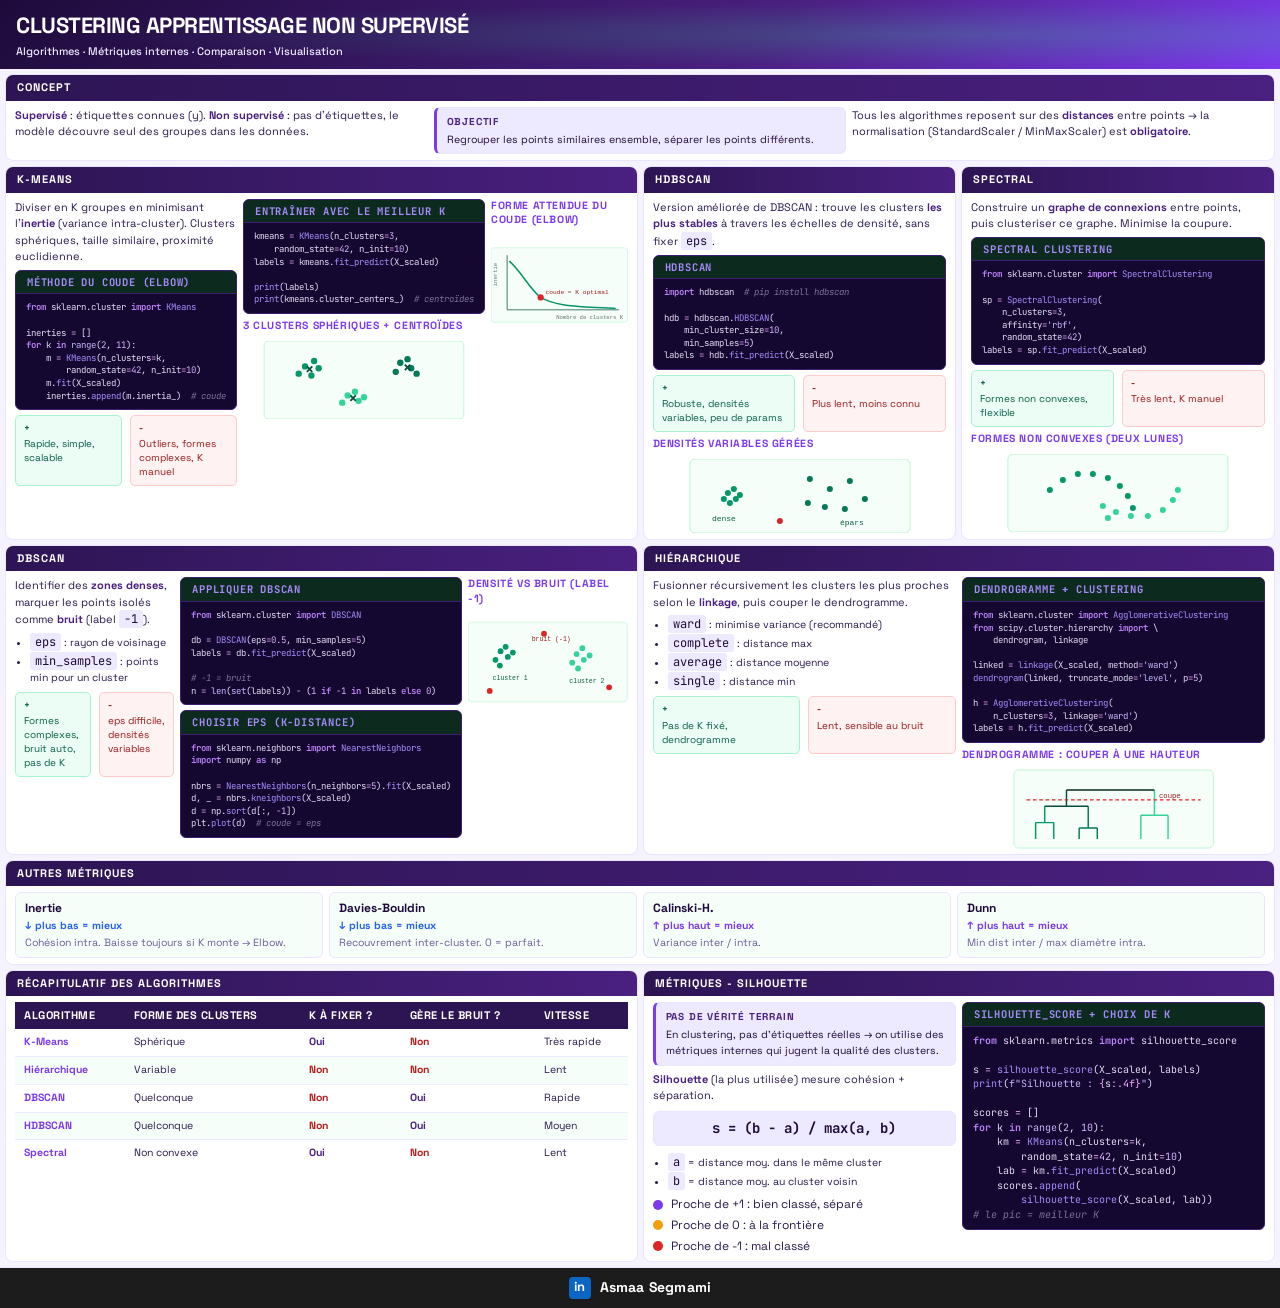
<file: 6_clustering_cheatsheet.html>
<!DOCTYPE html>
<html lang="fr">
<head>
<meta charset="UTF-8">
<meta name="viewport" content="width=device-width, initial-scale=1.0">
<title>Cheatsheet Clustering — K-Means, DBSCAN, hiérarchique | Asmaa Segmami</title>
<meta name="description" content="Aide-mémoire du clustering (apprentissage non supervisé) : K-Means, DBSCAN, HDBSCAN, clustering hiérarchique, spectral et score de silhouette. Fiche de référence par Asmaa Segmami.">
<meta name="keywords" content="clustering, apprentissage non supervisé, k-means, dbscan, hdbscan, clustering hiérarchique, silhouette, spectral clustering, machine learning non supervisé">
<meta name="author" content="Asmaa Segmami">
<meta name="robots" content="index, follow">
<meta name="language" content="French">
<link rel="canonical" href="https://segmami.github.io/6_clustering_cheatsheet.html">
<meta property="og:type" content="article">
<meta property="og:title" content="Cheatsheet Clustering — K-Means, DBSCAN, hiérarchique | Asmaa Segmami">
<meta property="og:description" content="Aide-mémoire du clustering (apprentissage non supervisé) : K-Means, DBSCAN, HDBSCAN, clustering hiérarchique, spectral et score de silhouette. Fiche de référence par Asmaa Segmami.">
<meta property="og:url" content="https://segmami.github.io/6_clustering_cheatsheet.html">
<meta property="og:locale" content="fr_FR">
<meta property="og:site_name" content="Asmaa Segmami · IA / Data">
<meta name="twitter:card" content="summary_large_image">
<meta name="twitter:title" content="Cheatsheet Clustering — K-Means, DBSCAN, hiérarchique | Asmaa Segmami">
<meta name="twitter:description" content="Aide-mémoire du clustering (apprentissage non supervisé) : K-Means, DBSCAN, HDBSCAN, clustering hiérarchique, spectral et score de silhouette. Fiche de référence par Asmaa Segmami.">
<script type="application/ld+json">
{
  "@context": "https://schema.org",
  "@type": "TechArticle",
  "headline": "Cheatsheet Clustering — K-Means, DBSCAN, hiérarchique | Asmaa Segmami",
  "description": "Aide-mémoire du clustering (apprentissage non supervisé) : K-Means, DBSCAN, HDBSCAN, clustering hiérarchique, spectral et score de silhouette. Fiche de référence par Asmaa Segmami.",
  "inLanguage": "fr",
  "url": "https://segmami.github.io/6_clustering_cheatsheet.html",
  "author": { "@type": "Person", "name": "Asmaa Segmami", "url": "https://segmami.github.io/" },
  "publisher": { "@type": "Person", "name": "Asmaa Segmami" }
}
</script>

<link href="https://fonts.googleapis.com/css2?family=Space+Grotesk:wght@400;500;600;700;800&family=JetBrains+Mono:wght@400;600&display=swap" rel="stylesheet">
<style>
  *, *::before, *::after { box-sizing: border-box; margin: 0; padding: 0; }

  :root {
    --deep:    #052e16;
    --dark:    #064e3b;
    --mid:     #047857;
    --accent:  #059669;
    --soft:    #34d399;
    --light:   #d1fae5;
    --pale:    #f0fdf4;
    --white:   #ffffff;
    --border:  #bbf7d0;
    --ink:     #14322a;
    --muted:   #5b7a6a;
    --code-bg: #0a1f17;
    --code-br: #1c4536;
    --code-text: #d7f5e6;
    --kw: #5eead4;
    --fn: #6ee7b7;
    --st: #fcd34d;
    --cm: #5b8574;
    --nm: #fca5a5;
    --op: #f9a8d4;
    --bi: #7dd3fc;
  }

  body {
    font-family: 'Space Grotesk', sans-serif;
    background: var(--pale);
    color: var(--ink);
    font-size: 11px;
    line-height: 1.4;
    padding: 0;
  }

  /* HEADER */
  header {
    background: linear-gradient(135deg, var(--deep) 0%, var(--mid) 60%, var(--accent) 100%);
    padding: 10px 16px;
    position: relative;
    overflow: hidden;
  }
  header::before {
    content: ''; position: absolute; inset: 0;
    background: radial-gradient(ellipse at 75% 50%, rgba(52,211,153,0.22) 0%, transparent 65%);
  }
  header h1 {
    font-size: 22px; font-weight: 800; color: #fff;
    letter-spacing: -0.5px; text-transform: uppercase; position: relative;
  }
  header h1 span { color: var(--soft); }
  header p { color: var(--light); font-size: 11px; margin-top: 3px; position: relative; font-weight: 500; }

  /* GRID */
  .grid { display: grid; grid-template-columns: repeat(4, 1fr); gap: 5px; padding: 5px; }
  .span-2 { grid-column: span 2; }
  .span-3 { grid-column: span 3; }
  .span-4 { grid-column: span 4; }

  /* CARD */
  .card {
    background: var(--white);
    border: 1px solid var(--border);
    border-radius: 8px;
    overflow: hidden;
    display: flex;
    flex-direction: column;
  }
  .card-head {
    padding: 5px 11px;
    background: linear-gradient(90deg, var(--dark), var(--mid));
    display: flex; align-items: center; gap: 8px;
  }
  .card-title {
    font-size: 11px; font-weight: 800; letter-spacing: 1px;
    text-transform: uppercase; color: #fff;
  }
  .card-num {
    background: rgba(255,255,255,0.22); color: #fff;
    width: 20px; height: 20px; border-radius: 5px;
    display: flex; align-items: center; justify-content: center;
    font-size: 12px; font-weight: 800; flex-shrink: 0;
  }
  .card-body { padding: 6px 9px; display: flex; flex-direction: column; gap: 5px; }
  .grid2 { padding: 6px 9px; display: grid; grid-template-columns: 1fr 1fr; gap: 6px; }
  .grid-models { padding: 6px 9px; display: grid; grid-template-columns: 1fr 1fr 1fr; gap: 6px; align-items: start; }
  .grid3 { padding: 6px 9px; display: grid; grid-template-columns: 1fr 1fr 1fr; gap: 6px; }
  .col { display: flex; flex-direction: column; gap: 5px; }

  /* CODE BLOCK */
  .block { background: var(--code-bg); border: 1px solid var(--code-br); border-radius: 6px; overflow: hidden; }
  .block-label {
    background: #0d2a1f; color: var(--soft);
    font-family: 'JetBrains Mono', monospace;
    font-size: 10.5px; font-weight: 700; letter-spacing: 0.8px;
    text-transform: uppercase; padding: 4px 11px;
    border-bottom: 1px solid var(--code-br);
  }
  pre {
    font-family: 'JetBrains Mono', monospace;
    font-size: 10px; line-height: 1.45;
    padding: 7px 10px; color: var(--code-text);
    overflow-x: auto;
  }
  pre.small { font-size: 9px; line-height: 1.4; }
  .kw { color: var(--kw); font-weight: 600; }
  .fn { color: var(--fn); }
  .st { color: var(--st); }
  .cm { color: var(--cm); font-style: italic; }
  .nm { color: var(--nm); }
  .op { color: var(--op); }
  .bi { color: var(--bi); }
  .cl { color: #c4b5fd; }

  /* TEXT BITS */
  .lead { font-size: 11px; color: var(--ink); line-height: 1.5; }
  .lead strong { color: var(--mid); font-weight: 700; }
  .sub-label {
    font-size: 10.5px; font-weight: 700; letter-spacing: 0.6px;
    text-transform: uppercase; color: var(--accent); margin-bottom: 2px;
  }
  ul.tight { padding-left: 15px; font-size: 10.5px; line-height: 1.5; }
  ul.tight li { margin-bottom: 1px; }

  /* PRO / CON */
  .pc { display: flex; gap: 8px; }
  .pc > div { flex: 1; font-size: 10px; line-height: 1.4; padding: 6px 8px; border-radius: 5px; }
  .pros { background: #ecfdf5; border: 1px solid #a7f3d0; color: #065f46; }
  .cons { background: #fef2f2; border: 1px solid #fecaca; color: #991b1b; }
  .pc strong { display: block; font-size: 9.5px; letter-spacing: 0.5px; text-transform: uppercase; margin-bottom: 2px; }

  /* TABLE */
  table { width: 100%; border-collapse: collapse; font-size: 10.5px; }
  thead th {
    background: var(--dark); color: #fff;
    text-align: left; padding: 6px 9px;
    font-size: 11px; text-transform: uppercase; letter-spacing: 0.5px; font-weight: 700;
  }
  tbody td { padding: 6px 9px; border-bottom: 1px solid var(--light); vertical-align: top; }
  tbody tr:nth-child(even) td { background: #f6fef9; }
  tbody tr:last-child td { border-bottom: none; }
  .reco { color: var(--accent); font-weight: 800; }
  .yes { color: var(--mid); font-weight: 700; }
  .no  { color: #b91c1c; font-weight: 700; }

  /* FORMULA */
  .formula {
    font-family: 'JetBrains Mono', monospace; font-size: 14px;
    text-align: center; color: var(--deep); font-weight: 700;
    background: var(--light); border: 1px solid var(--border);
    border-radius: 6px; padding: 7px; margin: 2px 0;
  }
  .interp { display: flex; flex-direction: column; gap: 4px; }
  .interp-row { display: flex; align-items: center; gap: 8px; font-size: 12px; }
  .dot { width: 10px; height: 10px; border-radius: 50%; flex-shrink: 0; }
  .dot-g { background: var(--accent); }
  .dot-y { background: #f59e0b; }
  .dot-r { background: #dc2626; }

  /* INFO */
  .info {
    background: var(--light); border: 1px solid var(--border);
    border-left: 3px solid var(--accent); border-radius: 6px;
    padding: 6px 10px; font-size: 10.5px; line-height: 1.5; color: var(--deep);
  }
  .info strong { display: block; font-size: 10px; font-weight: 700; letter-spacing: 0.8px; text-transform: uppercase; margin-bottom: 3px; color: var(--mid); }
  .info.warn { background: #fffbeb; border-color: #fde68a; border-left-color: #d97706; color: #78350f; }
  .info.warn strong { color: #b45309; }

  /* DIAGRAM PIPELINE */
  .pipe { display: flex; flex-direction: column; gap: 0; }
  .pipe-step {
    background: var(--pale); border: 1px solid var(--border);
    border-radius: 6px; padding: 6px 10px; font-size: 12px; font-weight: 600;
    color: var(--deep); text-align: center; position: relative;
  }
  .pipe-step .tag-opt { font-size: 9.5px; font-weight: 600; color: var(--accent); display: block; font-style: italic; }
  .pipe-arrow { text-align: center; color: var(--accent); font-size: 13px; line-height: 1.1; }

  /* METRIC MINI */
  .metric-grid { display: grid; grid-template-columns: 1fr 1fr; gap: 8px; }
  .metric-mini {
    border: 1px solid var(--border); border-radius: 6px; padding: 7px 9px;
    background: #f6fef9; display: flex; flex-direction: column; gap: 2px;
  }
  .metric-mini .mname { font-size: 12px; font-weight: 800; color: var(--deep); }
  .metric-mini .mdir { font-size: 10.5px; font-weight: 700; }
  .up { color: var(--accent); } .down { color: #2563eb; }
  .metric-mini .mdesc { font-size: 10.5px; color: var(--muted); line-height: 1.35; }

  /* CHECKLIST */
  .check { display: flex; align-items: flex-start; gap: 7px; font-size: 12.5px; margin-bottom: 3px; line-height: 1.4; }
  .check .box { width: 14px; height: 14px; border: 1.5px solid var(--accent); border-radius: 3px; flex-shrink: 0; margin-top: 1px; }

  footer {
    display: flex; align-items: center; justify-content: center; gap: 9px;
    padding: 9px; border-top: 1px solid var(--border); background: #1c1c1c;
  }
  footer .li-icon { width: 22px; height: 22px; background: #0a66c2; border-radius: 4px; display: inline-flex; align-items: center; justify-content: center; color: #fff; font-weight: 800; font-size: 13px; font-family: 'Space Grotesk', sans-serif; flex-shrink: 0; }
  footer .li-text { color: #f3f4f6; font-size: 14px; font-weight: 600; letter-spacing: 0.2px; }
  footer .li-text b { color: #fff; font-weight: 800; }

  .mono { font-family: 'JetBrains Mono', monospace; font-size: 12px; background: var(--light); padding: 1px 5px; border-radius: 3px; color: var(--deep); }

  /* RESPONSIVE */
  @media (max-width: 900px) {
    .grid { grid-template-columns: 1fr 1fr; }
    .span-2 { grid-column: span 2; }
    .span-3 { grid-column: span 2; }
    .span-4 { grid-column: span 2; }
    .grid-models, .grid3 { grid-template-columns: 1fr; }
  }
  @media (max-width: 560px) {
    .grid { grid-template-columns: 1fr; gap: 8px; }
    .span-2, .span-3, .span-4 { grid-column: span 1; }
    .grid2, .metric-grid { grid-template-columns: 1fr; }
  }

/* ================= THEME VIOLET UNIFIE ================= */
:root{
  --deep:#1e0b3b !important; --dark:#2d1554 !important; --mid:#4a2080 !important;
  --accent:#7c3aed !important; --accent2:#8b5cf6 !important; --soft:#a78bfa !important;
  --light:#ede9fe !important; --pale:#f5f3ff !important; --white:#ffffff !important;
  --gold:#c4b5fd !important; --code-bg:#140830 !important; --code-border:#3d1f72 !important;
  --code-br:#3d1f72 !important; --border:#e9e4ff !important; --line:#e9e4ff !important;
  --ink:#2a1a4d !important; --muted:#6b5b95 !important; --text:#2a1a4d !important;
  /* aliases bleu (pandas / pretraitement / regression) */
  --navy:#1e0b3b !important; --blue:#7c3aed !important; --blue2:#8b5cf6 !important;
  --sky:#a78bfa !important; --card:#ffffff !important;
  /* aliases vert (clustering) */
  --kw:#c084fc !important; --fn:#a78bfa !important; --st:#c4b5fd !important;
  --cm:#7c6f9a !important; --nm:#d8b4fe !important; --op:#f0abfc !important; --bi:#c4b5fd !important;
  --code-text:#e2d9f3 !important;
  /* aliases metrics */
  --bg:#f5f3ff !important; --accent-soft:#ede9fe !important;
  --green:#7c3aed !important; --green-soft:#ede9fe !important;
  --red:#8b5cf6 !important; --red-soft:#f5f3ff !important;
  --orange:#6d28d9 !important; --orange-soft:#ede9fe !important;
  --code-comment:#7c6f9a !important; --code-keyword:#c084fc !important;
  --code-string:#c4b5fd !important; --code-func:#f0abfc !important; --code-num:#d8b4fe !important;
  --code-line:#3d1f72 !important;
  --c-comment:#7c6f9a !important; --c-cmd:#c084fc !important; --c-flag:#d8b4fe !important;
  --c-str:#c4b5fd !important; --c-arg:#e2d9f3 !important; --c-step:#7c3aed !important;
}

/* ---- Desactivation du copier-coller ---- */
*{ -webkit-user-select:none; -moz-user-select:none; -ms-user-select:none; user-select:none; }

</style>
</head>
<body>
<header>
  <h1>Clustering <span> </span> Apprentissage Non Supervisé</h1>
  <p>Algorithmes · Métriques internes · Comparaison · Visualisation</p>
</header>

<div class="grid">

  <!-- CONCEPT -->
  <div class="card span-4">
    <div class="card-head"><span class="card-title">Concept</span></div>
    <div class="grid-models">
      <p class="lead"><strong>Supervisé</strong> : étiquettes connues (y). <strong>Non supervisé</strong> : pas d'étiquettes, le modèle découvre seul des groupes dans les données.</p>
      <div class="info">
        <strong>Objectif</strong>
        Regrouper les points similaires ensemble, séparer les points différents.
      </div>
      <p class="lead">Tous les algorithmes reposent sur des <strong>distances</strong> entre points → la normalisation (StandardScaler / MinMaxScaler) est <strong>obligatoire</strong>.</p>
    </div>
  </div>

  <!-- K-MEANS -->
  <div class="card span-2">
    <div class="card-head"><span class="card-title">K-Means</span></div>
    <div class="grid3">
      <div class="col">
        <p class="lead">Diviser en K groupes en minimisant l'<strong>inertie</strong> (variance intra-cluster). Clusters sphériques, taille similaire, proximité euclidienne.</p>
        <div class="block">
          <div class="block-label">Méthode du coude (Elbow)</div>
          <pre class="small"><span class="kw">from</span> sklearn.cluster <span class="kw">import</span> <span class="fn">KMeans</span>

inerties <span class="op">=</span> []
<span class="kw">for</span> k <span class="kw">in</span> <span class="bi">range</span>(<span class="nm">2</span>, <span class="nm">11</span>):
    m <span class="op">=</span> <span class="fn">KMeans</span>(n_clusters<span class="op">=</span>k,
        random_state<span class="op">=</span><span class="nm">42</span>, n_init<span class="op">=</span><span class="nm">10</span>)
    m.<span class="fn">fit</span>(X_scaled)
    inerties.<span class="fn">append</span>(m.inertia_)  <span class="cm"># coude</span></pre>
        </div>
        <div class="pc">
          <div class="pros"><strong>+</strong> Rapide, simple, scalable</div>
          <div class="cons"><strong>-</strong> Outliers, formes complexes, K manuel</div>
        </div>
      </div>
      <div class="col">
        <div class="block">
          <div class="block-label">Entraîner avec le meilleur K</div>
          <pre class="small">kmeans <span class="op">=</span> <span class="fn">KMeans</span>(n_clusters<span class="op">=</span><span class="nm">3</span>,
    random_state<span class="op">=</span><span class="nm">42</span>, n_init<span class="op">=</span><span class="nm">10</span>)
labels <span class="op">=</span> kmeans.<span class="fn">fit_predict</span>(X_scaled)

<span class="fn">print</span>(labels)
<span class="fn">print</span>(kmeans.cluster_centers_)  <span class="cm"># centroïdes</span></pre>
        </div>
        <div class="sub-label">3 clusters sphériques + centroïdes</div>
        <svg width="100%" height="78" viewBox="0 0 220 86">
          <rect width="220" height="86" fill="#f6fef9" rx="5" stroke="#bbf7d0"/>
          <circle cx="45" cy="28" r="3.5" fill="#059669"/><circle cx="55" cy="22" r="3.5" fill="#059669"/>
          <circle cx="38" cy="36" r="3.5" fill="#059669"/><circle cx="52" cy="38" r="3.5" fill="#059669"/>
          <circle cx="60" cy="30" r="3.5" fill="#059669"/>
          <path d="M47,28 l6,6 M53,28 l-6,6" stroke="#064e3b" stroke-width="2"/>
          <circle cx="150" cy="24" r="3.5" fill="#047857"/><circle cx="162" cy="30" r="3.5" fill="#047857"/>
          <circle cx="145" cy="34" r="3.5" fill="#047857"/><circle cx="158" cy="20" r="3.5" fill="#047857"/>
          <circle cx="168" cy="36" r="3.5" fill="#047857"/>
          <path d="M155,26 l6,6 M161,26 l-6,6" stroke="#064e3b" stroke-width="2"/>
          <circle cx="92" cy="60" r="3.5" fill="#34d399"/><circle cx="104" cy="66" r="3.5" fill="#34d399"/>
          <circle cx="86" cy="68" r="3.5" fill="#34d399"/><circle cx="100" cy="56" r="3.5" fill="#34d399"/>
          <circle cx="110" cy="62" r="3.5" fill="#34d399"/>
          <path d="M95,60 l6,6 M101,60 l-6,6" stroke="#064e3b" stroke-width="2"/>
        </svg>
      </div>
      <div class="col">
        <div class="sub-label">Forme attendue du coude (Elbow)</div>
        <svg width="100%" height="100" viewBox="0 0 220 120">
          <rect width="220" height="120" fill="#f6fef9" rx="5" stroke="#bbf7d0"/>
          <line x1="26" y1="100" x2="206" y2="100" stroke="#064e3b" stroke-width="1.2"/>
          <line x1="26" y1="12" x2="26" y2="100" stroke="#064e3b" stroke-width="1.2"/>
          <path d="M30,22 C50,40 62,66 80,80 C100,92 130,94 160,96 C180,97 196,97 200,98"
                fill="none" stroke="#059669" stroke-width="2.4" stroke-linecap="round"/>
          <circle cx="80" cy="80" r="5" fill="#dc2626"/>
          <text x="88" y="74" fill="#991b1b" font-size="10" font-family="monospace">coude = K optimal</text>
          <text x="105" y="115" fill="#5b7a6a" font-size="9" font-family="monospace">Nombre de clusters K</text>
          <text x="8" y="60" fill="#5b7a6a" font-size="9" font-family="monospace" transform="rotate(-90 10 60)">inertie</text>
        </svg>
      </div>
    </div>
  </div>

  <!-- HDBSCAN -->
  <div class="card">
    <div class="card-head"><span class="card-title">HDBSCAN</span></div>
    <div class="card-body">
      <p class="lead">Version améliorée de DBSCAN : trouve les clusters <strong>les plus stables</strong> à travers les échelles de densité, sans fixer <span class="mono">eps</span>.</p>
      <div class="block">
        <div class="block-label">HDBSCAN</div>
        <pre class="small"><span class="kw">import</span> hdbscan  <span class="cm"># pip install hdbscan</span>

hdb <span class="op">=</span> hdbscan.<span class="fn">HDBSCAN</span>(
    min_cluster_size<span class="op">=</span><span class="nm">10</span>,
    min_samples<span class="op">=</span><span class="nm">5</span>)
labels <span class="op">=</span> hdb.<span class="fn">fit_predict</span>(X_scaled)</pre>
      </div>
      <div class="pc">
        <div class="pros"><strong>+</strong> Robuste, densités variables, peu de params</div>
        <div class="cons"><strong>-</strong> Plus lent, moins connu</div>
      </div>
      <div class="sub-label">Densités variables gérées</div>
      <svg width="100%" height="74" viewBox="0 0 220 74">
        <rect width="220" height="74" fill="#f6fef9" rx="5" stroke="#bbf7d0"/>
        <!-- dense small cluster -->
        <circle cx="38" cy="34" r="3" fill="#059669"/><circle cx="44" cy="30" r="3" fill="#059669"/>
        <circle cx="34" cy="40" r="3" fill="#059669"/><circle cx="46" cy="40" r="3" fill="#059669"/>
        <circle cx="40" cy="44" r="3" fill="#059669"/><circle cx="50" cy="36" r="3" fill="#059669"/>
        <!-- sparse large cluster -->
        <circle cx="120" cy="20" r="3" fill="#047857"/><circle cx="140" cy="30" r="3" fill="#047857"/>
        <circle cx="160" cy="22" r="3" fill="#047857"/><circle cx="135" cy="48" r="3" fill="#047857"/>
        <circle cx="155" cy="50" r="3" fill="#047857"/><circle cx="175" cy="40" r="3" fill="#047857"/>
        <circle cx="118" cy="44" r="3" fill="#047857"/>
        <!-- noise -->
        <circle cx="90" cy="62" r="3" fill="#dc2626"/>
        <text x="22" y="62" fill="#065f46" font-size="8" font-family="monospace">dense</text>
        <text x="150" y="66" fill="#065f46" font-size="8" font-family="monospace">épars</text>
      </svg>
    </div>
  </div>

  <!-- SPECTRAL -->
  <div class="card">
    <div class="card-head"><span class="card-title">Spectral</span></div>
    <div class="card-body">
      <p class="lead">Construire un <strong>graphe de connexions</strong> entre points, puis clusteriser ce graphe. Minimise la coupure.</p>
      <div class="block">
        <div class="block-label">Spectral Clustering</div>
        <pre class="small"><span class="kw">from</span> sklearn.cluster <span class="kw">import</span> <span class="fn">SpectralClustering</span>

sp <span class="op">=</span> <span class="fn">SpectralClustering</span>(
    n_clusters<span class="op">=</span><span class="nm">3</span>,
    affinity<span class="op">=</span><span class="st">'rbf'</span>,
    random_state<span class="op">=</span><span class="nm">42</span>)
labels <span class="op">=</span> sp.<span class="fn">fit_predict</span>(X_scaled)</pre>
      </div>
      <div class="pc">
        <div class="pros"><strong>+</strong> Formes non convexes, flexible</div>
        <div class="cons"><strong>-</strong> Très lent, K manuel</div>
      </div>
      <div class="sub-label">Formes non convexes (deux lunes)</div>
      <svg width="100%" height="78" viewBox="0 0 220 78">
        <rect width="220" height="78" fill="#f6fef9" rx="5" stroke="#bbf7d0"/>
        <!-- upper moon -->
        <circle cx="55" cy="26" r="3" fill="#059669"/><circle cx="70" cy="20" r="3" fill="#059669"/>
        <circle cx="85" cy="20" r="3" fill="#059669"/><circle cx="100" cy="24" r="3" fill="#059669"/>
        <circle cx="112" cy="32" r="3" fill="#059669"/><circle cx="120" cy="42" r="3" fill="#059669"/>
        <circle cx="42" cy="36" r="3" fill="#059669"/><circle cx="125" cy="54" r="3" fill="#059669"/>
        <!-- lower moon interlocking -->
        <circle cx="95" cy="52" r="3" fill="#34d399"/><circle cx="108" cy="58" r="3" fill="#34d399"/>
        <circle cx="123" cy="62" r="3" fill="#34d399"/><circle cx="140" cy="62" r="3" fill="#34d399"/>
        <circle cx="155" cy="56" r="3" fill="#34d399"/><circle cx="165" cy="46" r="3" fill="#34d399"/>
        <circle cx="170" cy="36" r="3" fill="#34d399"/><circle cx="100" cy="64" r="3" fill="#34d399"/>
      </svg>
    </div>
  </div>

  <!-- DBSCAN -->
  <div class="card span-2">
    <div class="card-head"><span class="card-title">DBSCAN</span></div>
    <div class="grid3">
      <div class="col">
        <p class="lead">Identifier des <strong>zones denses</strong>, marquer les points isolés comme <strong>bruit</strong> (label <span class="mono">-1</span>).</p>
        <ul class="tight">
          <li><span class="mono">eps</span> : rayon de voisinage</li>
          <li><span class="mono">min_samples</span> : points min pour un cluster</li>
        </ul>
        <div class="pc">
          <div class="pros"><strong>+</strong> Formes complexes, bruit auto, pas de K</div>
          <div class="cons"><strong>-</strong> eps difficile, densités variables</div>
        </div>
      </div>
      <div class="col">
        <div class="block">
          <div class="block-label">Appliquer DBSCAN</div>
          <pre class="small"><span class="kw">from</span> sklearn.cluster <span class="kw">import</span> <span class="fn">DBSCAN</span>

db <span class="op">=</span> <span class="fn">DBSCAN</span>(eps<span class="op">=</span><span class="nm">0.5</span>, min_samples<span class="op">=</span><span class="nm">5</span>)
labels <span class="op">=</span> db.<span class="fn">fit_predict</span>(X_scaled)

<span class="cm"># -1 = bruit</span>
n <span class="op">=</span> <span class="bi">len</span>(<span class="bi">set</span>(labels)) <span class="op">-</span> (<span class="nm">1</span> <span class="kw">if</span> <span class="op">-</span><span class="nm">1</span> <span class="kw">in</span> labels <span class="kw">else</span> <span class="nm">0</span>)</pre>
        </div>
        <div class="block">
          <div class="block-label">Choisir eps (k-distance)</div>
          <pre class="small"><span class="kw">from</span> sklearn.neighbors <span class="kw">import</span> <span class="fn">NearestNeighbors</span>
<span class="kw">import</span> numpy <span class="kw">as</span> np

nbrs <span class="op">=</span> <span class="fn">NearestNeighbors</span>(n_neighbors<span class="op">=</span><span class="nm">5</span>).<span class="fn">fit</span>(X_scaled)
d, _ <span class="op">=</span> nbrs.<span class="fn">kneighbors</span>(X_scaled)
d <span class="op">=</span> np.<span class="fn">sort</span>(d[:, <span class="op">-</span><span class="nm">1</span>])
plt.<span class="fn">plot</span>(d)  <span class="cm"># coude = eps</span></pre>
        </div>
      </div>
      <div class="col">
        <div class="sub-label">Densité vs bruit (label -1)</div>
        <svg width="100%" height="96" viewBox="0 0 220 110">
          <rect width="220" height="110" fill="#f6fef9" rx="5" stroke="#bbf7d0"/>
          <circle cx="45" cy="40" r="4" fill="#059669"/><circle cx="55" cy="48" r="4" fill="#059669"/>
          <circle cx="38" cy="52" r="4" fill="#059669"/><circle cx="52" cy="34" r="4" fill="#059669"/>
          <circle cx="62" cy="42" r="4" fill="#059669"/><circle cx="44" cy="60" r="4" fill="#059669"/>
          <circle cx="150" cy="44" r="4" fill="#34d399"/><circle cx="160" cy="52" r="4" fill="#34d399"/>
          <circle cx="144" cy="56" r="4" fill="#34d399"/><circle cx="158" cy="36" r="4" fill="#34d399"/>
          <circle cx="168" cy="46" r="4" fill="#34d399"/><circle cx="152" cy="64" r="4" fill="#34d399"/>
          <circle cx="105" cy="16" r="4" fill="#dc2626"/>
          <circle cx="195" cy="90" r="4" fill="#dc2626"/>
          <circle cx="30" cy="95" r="4" fill="#dc2626"/>
          <text x="88" y="26" fill="#991b1b" font-size="9" font-family="monospace">bruit (-1)</text>
          <text x="34" y="80" fill="#065f46" font-size="9" font-family="monospace">cluster 1</text>
          <text x="140" y="84" fill="#065f46" font-size="9" font-family="monospace">cluster 2</text>
        </svg>
      </div>
    </div>
  </div>

  <!-- HIERARCHIQUE -->
  <div class="card span-2">
    <div class="card-head"><span class="card-title">Hiérarchique</span></div>
    <div class="grid2" style="align-items:start;">
      <div class="col">
      <p class="lead">Fusionner récursivement les clusters les plus proches selon le <strong>linkage</strong>, puis couper le dendrogramme.</p>
      <ul class="tight">
        <li><span class="mono">ward</span> : minimise variance (recommandé)</li>
        <li><span class="mono">complete</span> : distance max</li>
        <li><span class="mono">average</span> : distance moyenne</li>
        <li><span class="mono">single</span> : distance min</li>
      </ul>
      <div class="pc">
        <div class="pros"><strong>+</strong> Pas de K fixé, dendrogramme</div>
        <div class="cons"><strong>-</strong> Lent, sensible au bruit</div>
      </div>
      </div>
      <div class="col">
      <div class="block">
        <div class="block-label">Dendrogramme + clustering</div>
        <pre class="small"><span class="kw">from</span> sklearn.cluster <span class="kw">import</span> <span class="fn">AgglomerativeClustering</span>
<span class="kw">from</span> scipy.cluster.hierarchy <span class="kw">import</span> \
    dendrogram, linkage

linked <span class="op">=</span> <span class="fn">linkage</span>(X_scaled, method<span class="op">=</span><span class="st">'ward'</span>)
<span class="fn">dendrogram</span>(linked, truncate_mode<span class="op">=</span><span class="st">'level'</span>, p<span class="op">=</span><span class="nm">5</span>)

h <span class="op">=</span> <span class="fn">AgglomerativeClustering</span>(
    n_clusters<span class="op">=</span><span class="nm">3</span>, linkage<span class="op">=</span><span class="st">'ward'</span>)
labels <span class="op">=</span> h.<span class="fn">fit_predict</span>(X_scaled)</pre>
      </div>
      <div class="sub-label">Dendrogramme : couper à une hauteur</div>
      <svg width="100%" height="78" viewBox="0 0 220 86" style="overflow:visible">
        <rect width="220" height="86" fill="#f6fef9" rx="5" stroke="#bbf7d0"/>
        <!-- leaves -->
        <line x1="24" y1="76" x2="24" y2="58" stroke="#059669" stroke-width="1.6"/>
        <line x1="44" y1="76" x2="44" y2="58" stroke="#059669" stroke-width="1.6"/>
        <line x1="24" y1="58" x2="44" y2="58" stroke="#059669" stroke-width="1.6"/>
        <line x1="34" y1="58" x2="34" y2="40" stroke="#059669" stroke-width="1.6"/>
        <line x1="72" y1="76" x2="72" y2="64" stroke="#047857" stroke-width="1.6"/>
        <line x1="92" y1="76" x2="92" y2="64" stroke="#047857" stroke-width="1.6"/>
        <line x1="72" y1="64" x2="92" y2="64" stroke="#047857" stroke-width="1.6"/>
        <line x1="82" y1="64" x2="82" y2="40" stroke="#047857" stroke-width="1.6"/>
        <line x1="34" y1="40" x2="82" y2="40" stroke="#064e3b" stroke-width="1.6"/>
        <line x1="58" y1="40" x2="58" y2="22" stroke="#064e3b" stroke-width="1.6"/>
        <!-- third branch -->
        <line x1="140" y1="76" x2="140" y2="50" stroke="#34d399" stroke-width="1.6"/>
        <line x1="170" y1="76" x2="170" y2="50" stroke="#34d399" stroke-width="1.6"/>
        <line x1="140" y1="50" x2="170" y2="50" stroke="#34d399" stroke-width="1.6"/>
        <line x1="155" y1="50" x2="155" y2="22" stroke="#34d399" stroke-width="1.6"/>
        <line x1="58" y1="22" x2="155" y2="22" stroke="#0a2a1e" stroke-width="1.6"/>
        <!-- cut line -->
        <line x1="14" y1="33" x2="206" y2="33" stroke="#dc2626" stroke-width="1.3" stroke-dasharray="4,3"/>
        <text x="160" y="31" fill="#991b1b" font-size="8" font-family="monospace">coupe</text>
      </svg>
      </div>
    </div>
  </div>

  <!-- AUTRES METRIQUES -->
  <div class="card span-4">
    <div class="card-head"><span class="card-title">Autres Métriques</span></div>
    <div class="card-body" style="display:grid;grid-template-columns:repeat(4,1fr);gap:6px;">
        <div class="metric-mini">
          <span class="mname">Inertie</span>
          <span class="mdir down">&#8595; plus bas = mieux</span>
          <span class="mdesc">Cohésion intra. Baisse toujours si K monte → Elbow.</span>
        </div>
        <div class="metric-mini">
          <span class="mname">Davies-Bouldin</span>
          <span class="mdir down">&#8595; plus bas = mieux</span>
          <span class="mdesc">Recouvrement inter-cluster. 0 = parfait.</span>
        </div>
        <div class="metric-mini">
          <span class="mname">Calinski-H.</span>
          <span class="mdir up">&#8593; plus haut = mieux</span>
          <span class="mdesc">Variance inter / intra.</span>
        </div>
        <div class="metric-mini">
          <span class="mname">Dunn</span>
          <span class="mdir up">&#8593; plus haut = mieux</span>
          <span class="mdesc">Min dist inter / max diamètre intra.</span>
        </div>
    </div>
  </div>

  <!-- TABLEAU ALGOS -->
  <div class="card span-2">
    <div class="card-head"><span class="card-title">Récapitulatif des Algorithmes</span></div>
    <div class="card-body">
      <table>
        <thead>
          <tr><th>Algorithme</th><th>Forme des clusters</th><th>K à fixer ?</th><th>Gère le bruit ?</th><th>Vitesse</th></tr>
        </thead>
        <tbody>
          <tr><td class="reco">K-Means</td><td>Sphérique</td><td class="yes">Oui</td><td class="no">Non</td><td>Très rapide</td></tr>
          <tr><td class="reco">Hiérarchique</td><td>Variable</td><td class="no">Non</td><td class="no">Non</td><td>Lent</td></tr>
          <tr><td class="reco">DBSCAN</td><td>Quelconque</td><td class="no">Non</td><td class="yes">Oui</td><td>Rapide</td></tr>
          <tr><td class="reco">HDBSCAN</td><td>Quelconque</td><td class="no">Non</td><td class="yes">Oui</td><td>Moyen</td></tr>
          <tr><td class="reco">Spectral</td><td>Non convexe</td><td class="yes">Oui</td><td class="no">Non</td><td>Lent</td></tr>
        </tbody>
      </table>
    </div>
  </div>

  <!-- METRIQUES INTRO + SILHOUETTE -->
  <div class="card span-2">
    <div class="card-head"><span class="card-title">Métriques - Silhouette</span></div>
    <div class="grid2">
      <div class="col">
        <div class="info">
          <strong>Pas de vérité terrain</strong>
          En clustering, pas d'étiquettes réelles → on utilise des métriques internes qui jugent la qualité des clusters.
        </div>
        <p class="lead"><strong>Silhouette</strong> (la plus utilisée) mesure cohésion + séparation.</p>
        <div class="formula">s = (b - a) / max(a, b)</div>
        <ul class="tight">
          <li><span class="mono">a</span> = distance moy. dans le même cluster</li>
          <li><span class="mono">b</span> = distance moy. au cluster voisin</li>
        </ul>
        <div class="interp">
          <div class="interp-row"><span class="dot dot-g"></span> Proche de +1 : bien classé, séparé</div>
          <div class="interp-row"><span class="dot dot-y"></span> Proche de 0 : à la frontière</div>
          <div class="interp-row"><span class="dot dot-r"></span> Proche de -1 : mal classé</div>
        </div>
      </div>
      <div class="col">
        <div class="block">
          <div class="block-label">silhouette_score + choix de K</div>
          <pre><span class="kw">from</span> sklearn.metrics <span class="kw">import</span> silhouette_score

s <span class="op">=</span> <span class="fn">silhouette_score</span>(X_scaled, labels)
<span class="fn">print</span>(<span class="st">f"Silhouette : </span><span class="op">{</span>s<span class="op">:.4f}</span><span class="st">"</span>)

scores <span class="op">=</span> []
<span class="kw">for</span> k <span class="kw">in</span> <span class="bi">range</span>(<span class="nm">2</span>, <span class="nm">10</span>):
    km <span class="op">=</span> <span class="fn">KMeans</span>(n_clusters<span class="op">=</span>k,
        random_state<span class="op">=</span><span class="nm">42</span>, n_init<span class="op">=</span><span class="nm">10</span>)
    lab <span class="op">=</span> km.<span class="fn">fit_predict</span>(X_scaled)
    scores.<span class="fn">append</span>(
        <span class="fn">silhouette_score</span>(X_scaled, lab))
<span class="cm"># le pic = meilleur K</span></pre>
        </div>
      </div>
    </div>
  </div>

</div>

<footer>
  <span class="li-icon">in</span>
  <span class="li-text"><b>Asmaa Segmami</b></span>
</footer>

<script>
(function(){
  // Bloque copie, coupe, clic droit, glisser et selection
  ['copy','cut','contextmenu','dragstart','selectstart'].forEach(function(evt){
    document.addEventListener(evt, function(e){ e.preventDefault(); }, {capture:true});
  });
  // Bloque Ctrl/Cmd + C / X / A / S / U / P
  document.addEventListener('keydown', function(e){
    var k = e.key.toLowerCase();
    if((e.ctrlKey||e.metaKey) && ['c','x','a','s','u','p'].indexOf(k)!==-1){
      e.preventDefault();
    }
  }, {capture:true});
})();
</script>
<script>
(function(){
  var lastSent = 0;
  function contentHeight(){
    // hauteur reelle du contenu, insensible a la taille de la fenetre/iframe
    var b = document.body;
    var rect = b.getBoundingClientRect();
    var h = Math.ceil(rect.height);
    // fallback si body a une hauteur nulle
    if(h < 50){ h = b.scrollHeight; }
    return h;
  }
  function sendH(){
    var h = contentHeight();
    // n'envoyer que si l'ecart depasse 8px (evite les micro-boucles)
    if(Math.abs(h - lastSent) < 8) return;
    lastSent = h;
    if(window.parent && window.parent!==window){
      window.parent.postMessage({csHeight:h, src:location.pathname.split('/').pop()}, '*');
    }
  }
  // quelques mesures apres chargement (polices/images), PAS d'ecoute resize
  window.addEventListener('load', function(){
    sendH();
    setTimeout(sendH,300);
    setTimeout(sendH,900);
    if(document.fonts && document.fonts.ready){ document.fonts.ready.then(sendH); }
  });
})();
</script>
</body>
</html>
</file>
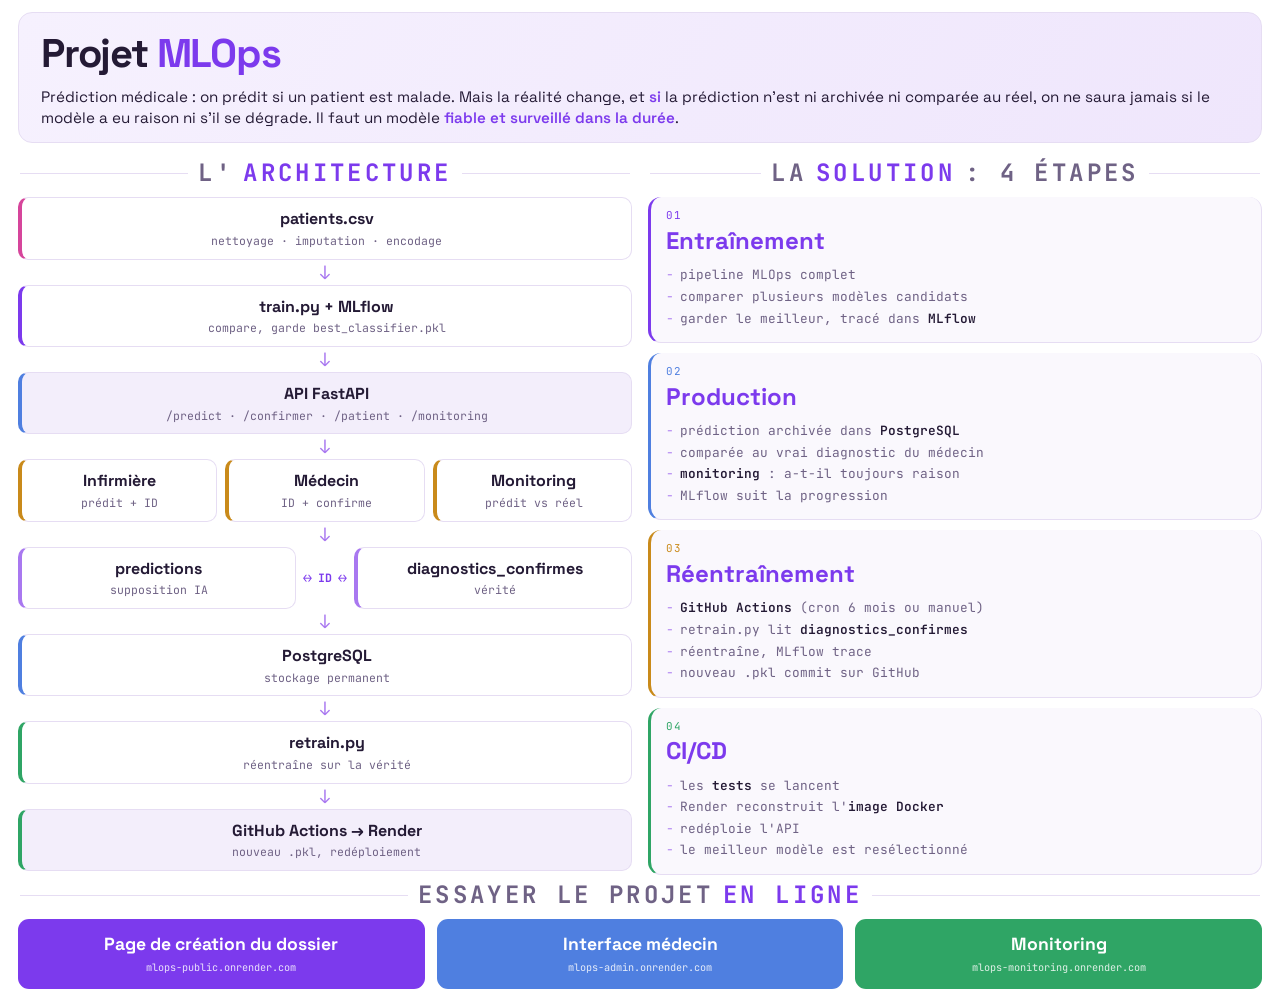
<file: mlops.html>
<!DOCTYPE html>
<html lang="fr">
<head>
<meta charset="UTF-8">
<meta name="viewport" content="width=device-width, initial-scale=1.0">
<title>Cheatsheet entretien : projet MLOps</title>
<meta name="description" content="Fiche de revision entretien : problematique, solution en 4 etapes, resultat et architecture du pipeline MLOps de prediction medicale.">
<link rel="preconnect" href="https://fonts.googleapis.com">
<link rel="preconnect" href="https://fonts.gstatic.com" crossorigin>
<link href="https://fonts.googleapis.com/css2?family=Space+Grotesk:wght@400;500;600;700&family=JetBrains+Mono:wght@400;500;700&display=swap" rel="stylesheet">
<style>
  :root{
    --bg:#ffffff;--panel:#faf8fd;--panel2:#f3eefb;--line:#e6ddf3;
    --ink:#241a35;--muted:#6f6285;
    --violet:#7c3aed;--violet-soft:#a978f0;--pink:#d6459b;--blue:#4f7fe0;--green:#2fa565;--amber:#c98a1a;
  }
  *{box-sizing:border-box;margin:0;padding:0;}
  body{background:var(--bg);color:var(--ink);font-family:'Space Grotesk',sans-serif;padding:12px 18px;line-height:1.35;max-width:1280px;margin:0 auto;}

  header.hero{border:1px solid var(--line);border-radius:14px;padding:14px 22px;margin-bottom:10px;background:linear-gradient(120deg,#f6f1fe,#efe6fc);}
  .hero h1{font-size:2.5rem;font-weight:700;letter-spacing:-.03em;color:var(--ink);}
  .hero h1 span{color:var(--violet);}
  .hero .tl{color:var(--ink);font-size:.95rem;margin-top:6px;}
  .hero .tl b{color:var(--violet);font-weight:600;}

  h2.sectlab{font-family:'JetBrains Mono',monospace;font-size:1.5rem;font-weight:700;letter-spacing:.14em;text-transform:uppercase;color:var(--muted);margin:4px 2px 8px;display:flex;align-items:center;gap:10px;}
  h2.sectlab::before,h2.sectlab::after{content:"";height:1px;background:var(--line);flex:1;}
  h2.sectlab b{font-weight:700;color:var(--violet);}

  /* PROBLEMATIQUE */
  .prob{background:var(--panel);border:1px solid var(--line);border-left:4px solid var(--pink);border-radius:12px;padding:16px 20px;}
  .prob p{font-size:1.02rem;color:var(--ink);}
  .prob .pb{font-weight:600;color:var(--pink);}

  /* SOLUTION : 4 etapes */
  .cols{display:grid;grid-template-columns:1fr 1fr;gap:16px;align-items:start;}
  .steps-v{display:flex;flex-direction:column;gap:10px;}
  .steps-v .step::after{content:"";}
  .steps-v .step{border-top:none;border-left:3px solid var(--violet);}
  .steps-v .step.s2{border-left-color:var(--blue);}
  .steps-v .step.s3{border-left-color:var(--amber);}
  .steps-v .step.s4{border-left-color:var(--green);}
  .steps{display:grid;grid-template-columns:repeat(4,1fr);gap:12px;}
  .step{background:var(--panel);border:1px solid var(--line);border-radius:13px;padding:11px 15px;position:relative;border-top:3px solid var(--violet);}
  .step .snum{font-family:'JetBrains Mono',monospace;font-size:.68rem;color:var(--violet);letter-spacing:.1em;}
  .step .st{font-weight:700;font-size:1.5rem;margin:2px 0 9px;color:var(--violet);}
  .step ul{list-style:none;}
  .step li{font-family:'JetBrains Mono',monospace;font-size:.8rem;color:var(--muted);line-height:1.45;padding-left:14px;position:relative;margin-bottom:3px;}
  .step li::before{content:"-";position:absolute;left:0;color:var(--violet-soft);}
  .step li b{color:var(--ink);font-weight:600;}
  .step::after{content:"\2192";position:absolute;right:-11px;top:50%;transform:translateY(-50%);color:var(--violet-soft);font-family:'JetBrains Mono',monospace;font-weight:700;font-size:1.1rem;z-index:2;}
  .step:nth-child(4n)::after{content:"";}
  .step.s2{border-top-color:var(--blue);} .step.s2 .snum{color:var(--blue);}
  .step.s3{border-top-color:var(--amber);} .step.s3 .snum{color:var(--amber);}
  .step.s4{border-top-color:var(--green);} .step.s4 .snum{color:var(--green);}

  /* PITCH */
  .pitch{background:var(--panel2);border:1px solid var(--line);border-radius:12px;padding:16px 20px;margin-top:12px;}
  .pitch p{font-size:.96rem;color:var(--ink);margin-bottom:9px;}
  .pitch p:last-child{margin-bottom:0;}
  .pitch b{color:var(--violet);font-weight:600;}

  /* RESULTAT */
  .result{background:linear-gradient(120deg,#f6f1fe,#eafaf1);border:1px solid var(--line);border-radius:12px;padding:16px 20px;text-align:center;}
  .result p{font-size:1.1rem;font-weight:500;color:var(--ink);}

  /* ARCHI */
  .archi{background:var(--panel2);border:1px solid var(--line);border-radius:12px;padding:12px;overflow-x:auto;}
  .archi pre{font-family:'JetBrains Mono',monospace;font-size:.95rem;color:var(--violet);line-height:1.4;white-space:pre;}
  .archi-modern{display:flex;flex-direction:column;align-items:stretch;gap:0;}
  .anode{background:#fff;border:1px solid var(--line);border-left:4px solid var(--violet);border-radius:10px;padding:10px 14px;font-weight:700;font-size:1rem;color:var(--ink);text-align:center;}
  .anode span{display:block;font-family:'JetBrains Mono',monospace;font-size:.72rem;font-weight:400;color:var(--muted);margin-top:3px;}
  .anode.data{border-left-color:var(--pink);}
  .anode.train{border-left-color:var(--violet);}
  .anode.api{border-left-color:var(--blue);background:var(--panel2);}
  .anode.page{border-left-color:var(--amber);flex:1;}
  .anode.tbl{border-left-color:var(--violet-soft);flex:1;}
  .anode.db{border-left-color:var(--blue);}
  .anode.retrain{border-left-color:var(--green);}
  .anode.deploy{border-left-color:var(--green);background:var(--panel2);}
  .aflow{text-align:center;color:var(--violet-soft);font-size:1.2rem;line-height:1;padding:3px 0;}
  .arow3{display:flex;gap:8px;}
  .arow2{display:flex;gap:8px;align-items:center;}
  .alink{font-family:'JetBrains Mono',monospace;font-size:.72rem;color:var(--violet);font-weight:700;white-space:nowrap;}

  footer{margin-top:10px;padding-top:10px;border-top:1px solid var(--line);font-family:'JetBrains Mono',monospace;font-size:.68rem;color:var(--muted);text-align:center;}

  .links{display:flex;gap:12px;flex-wrap:wrap;margin-top:6px;}
  .btn{flex:1;min-width:210px;border-radius:11px;padding:14px 18px;text-decoration:none;display:block;text-align:center;font-weight:700;font-size:1.1rem;transition:transform .1s,box-shadow .15s;}
  .btn:hover{transform:translateY(-2px);box-shadow:0 6px 18px rgba(124,58,237,.18);}
  .btn .u{display:block;font-family:'JetBrains Mono',monospace;font-size:.64rem;font-weight:400;margin-top:4px;opacity:.85;}
  .btn.primary{background:var(--violet);color:#fff;}
  .btn.blue{background:var(--blue);color:#fff;}
  .btn.green{background:var(--green);color:#fff;}

  @media(max-width:900px){.cols{grid-template-columns:1fr;}.archi pre{font-size:.62rem;}.hero h1{font-size:1.8rem;}}
</style>
</head>
<body>

<header class="hero">
  <h1>Projet <span>MLOps</span></h1>
  <p class="tl">Prédiction médicale : on prédit si un patient est malade. Mais la réalité change, et <b>si</b> la prédiction n'est ni archivée ni comparée au réel, on ne saura jamais si le modèle a eu raison ni s'il se dégrade. Il faut un modèle <b>fiable et surveillé dans la durée</b>.</p>
</header>

<!-- GRILLE : ARCHITECTURE (gauche) + SOLUTION (droite) -->
<div class="cols">

<div class="col-archi">
<h2 class="sectlab">L'<b>architecture</b></h2>
<div class="archi-modern">

  <div class="anode data">patients.csv<span>nettoyage · imputation · encodage</span></div>
  <div class="aflow">&#8595;</div>
  <div class="anode train">train.py + MLflow<span>compare, garde best_classifier.pkl</span></div>
  <div class="aflow">&#8595;</div>
  <div class="anode api">API FastAPI<span>/predict · /confirmer · /patient · /monitoring</span></div>
  <div class="aflow">&#8595;</div>

  <div class="arow3">
    <div class="anode page">Infirmière<span>prédit + ID</span></div>
    <div class="anode page">Médecin<span>ID + confirme</span></div>
    <div class="anode page">Monitoring<span>prédit vs réel</span></div>
  </div>
  <div class="aflow">&#8595;</div>

  <div class="arow2">
    <div class="anode tbl">predictions<span>supposition IA</span></div>
    <div class="alink">&#8596; ID &#8596;</div>
    <div class="anode tbl">diagnostics_confirmes<span>vérité</span></div>
  </div>
  <div class="aflow">&#8595;</div>

  <div class="anode db">PostgreSQL<span>stockage permanent</span></div>
  <div class="aflow">&#8595;</div>
  <div class="anode retrain">retrain.py<span>réentraîne sur la vérité</span></div>
  <div class="aflow">&#8595;</div>
  <div class="anode deploy">GitHub Actions &#8594; Render<span>nouveau .pkl, redéploiement</span></div>

</div>
</div><!-- fin col-archi -->

<div class="col-sol">
<h2 class="sectlab">La <b>solution</b> : 4 étapes</h2>
<section class="steps-v">
  <article class="step s1">
    <div class="snum">01</div><div class="st">Entraînement</div>
    <ul>
      <li>pipeline MLOps complet</li>
      <li>comparer plusieurs modèles candidats</li>
      <li>garder le meilleur, tracé dans <b>MLflow</b></li>
    </ul>
  </article>
  <article class="step s2">
    <div class="snum">02</div><div class="st">Production</div>
    <ul>
      <li>prédiction archivée dans <b>PostgreSQL</b></li>
      <li>comparée au vrai diagnostic du médecin</li>
      <li><b>monitoring</b> : a-t-il toujours raison</li>
      <li>MLflow suit la progression</li>
    </ul>
  </article>
  <article class="step s3">
    <div class="snum">03</div><div class="st">Réentraînement</div>
    <ul>
      <li><b>GitHub Actions</b> (cron 6 mois ou manuel)</li>
      <li>retrain.py lit <b>diagnostics_confirmes</b></li>
      <li>réentraîne, MLflow trace</li>
      <li>nouveau .pkl commit sur GitHub</li>
    </ul>
  </article>
  <article class="step s4">
    <div class="snum">04</div><div class="st">CI/CD</div>
    <ul>
      <li>les <b>tests</b> se lancent</li>
      <li>Render reconstruit l'<b>image Docker</b></li>
      <li>redéploie l'API</li>
      <li>le meilleur modèle est resélectionné</li>
    </ul>
  </article>
</section>

</div><!-- fin col-sol -->

</div><!-- fin cols -->

<h2 class="sectlab">Essayer le projet <b>en ligne</b></h2>
<nav class="links">
  <a class="btn primary" href="https://mlops-public.onrender.com/" target="_blank" rel="noopener">Page de création du dossier<span class="u">mlops-public.onrender.com</span></a>
  <a class="btn blue" href="https://mlops-admin.onrender.com/" target="_blank" rel="noopener">Interface médecin<span class="u">mlops-admin.onrender.com</span></a>
  <a class="btn green" href="https://mlops-monitoring.onrender.com/" target="_blank" rel="noopener">Monitoring<span class="u">mlops-monitoring.onrender.com</span></a>
</nav>

</body>
</html>
</file>
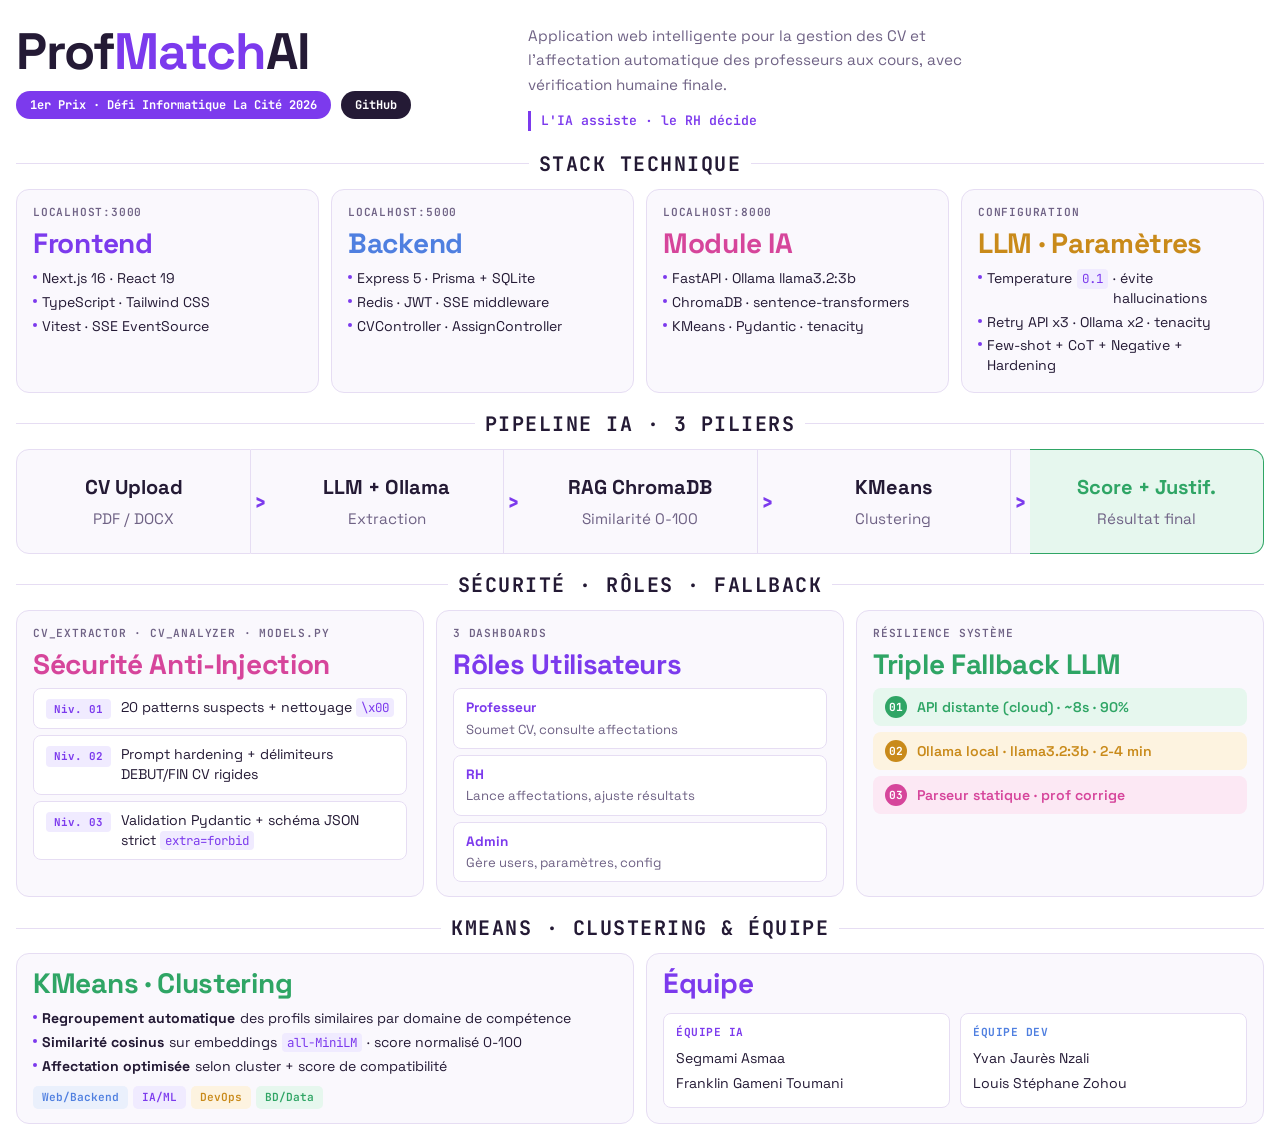
<file: profmatchai.html>
<!DOCTYPE html>
<html lang="fr">
<head>
<meta charset="UTF-8">
<meta name="viewport" content="width=device-width, initial-scale=1.0">
<meta name="description" content="ProfMatchAI : application web intelligente pour la gestion des CV et l'affectation automatique des professeurs aux cours, avec verification humaine finale.">
<meta name="keywords" content="ProfMatchAI, IA, affectation, professeurs, LLM, KMeans, RAG, ChromaDB, Ollama, FastAPI, Next.js, La Cite">
<meta property="og:title" content="ProfMatchAI · Architecture">
<meta property="og:description" content="Application web intelligente pour la gestion des CV et l'affectation automatique des professeurs aux cours, avec verification humaine finale.">
<meta property="og:type" content="website">
<title>ProfMatchAI · Architecture</title>
<link href="https://fonts.googleapis.com/css2?family=Space+Grotesk:wght@400;500;600;700&family=JetBrains+Mono:wght@400;500;600&display=swap" rel="stylesheet">
<style>
*,*::before,*::after{box-sizing:border-box;margin:0;padding:0}
:root{
 --bg:#ffffff;--bg-c:#faf8fd;--bd:#e6ddf3;
 --tx:#241a35;--tx2:#6f6285;
 --vio:#7c3aed;--vio-l:#f0ebff;
 --ros:#d6459b;--ros-l:#fce8f4;
 --blu:#4f7fe0;--blu-l:#eaf0fc;
 --grn:#2fa565;--grn-l:#e6f7ee;
 --amb:#c98a1a;--amb-l:#fdf3e0;
 --r:13px;
}
body{font-family:'Space Grotesk',sans-serif;background:var(--bg);color:var(--tx);font-size:0.9rem;line-height:1.5}
.mono{font-family:'JetBrains Mono',monospace}
.wrap{max-width:1280px;margin:0 auto;padding:0 16px}
/* HEADER */
header{background:var(--tx);border-bottom:2px solid var(--vio);padding:12px 0}
.h-inner{display:flex;align-items:center;justify-content:space-between;flex-wrap:wrap;gap:10px}
.logo{font-size:1.3rem;font-weight:700;color:#fff;letter-spacing:-0.5px}
.logo span{color:#a78bfa}
.h-badge{background:var(--vio);color:#fff;font-family:'JetBrains Mono',monospace;font-size:0.7rem;font-weight:700;padding:4px 12px;border-radius:20px;white-space:nowrap}
/* HERO */
.hero{padding:14px 0 6px;display:grid;grid-template-columns:1fr 1fr;gap:28px;align-items:center}
.hero-title{font-size:3.2rem;font-weight:700;color:var(--tx);line-height:1.05;letter-spacing:-1px}
.hero-title span{color:var(--vio)}
.hero-sub{font-size:0.95rem;color:var(--tx2);margin-top:10px;line-height:1.6}
.hero-tag{margin-top:14px;font-family:'JetBrains Mono',monospace;font-size:0.82rem;color:var(--vio);font-weight:600;border-left:3px solid var(--vio);padding-left:10px}
/* SECTION */
section{padding:12px 0 4px}
.sec-title{display:flex;align-items:center;gap:10px;margin-bottom:10px}
.sec-title::before,.sec-title::after{content:'';flex:1;height:1.5px;background:var(--bd)}
.sec-title h2{font-family:'JetBrains Mono',monospace;font-size:1.25rem;font-weight:700;text-transform:uppercase;letter-spacing:1.5px;color:var(--tx);white-space:nowrap}
/* GRILLES */
.g4{display:grid;grid-template-columns:repeat(4,1fr);gap:12px}
.g3{display:grid;grid-template-columns:repeat(3,1fr);gap:12px}
.g2{display:grid;grid-template-columns:1fr 1fr;gap:12px}
.g1{display:grid;grid-template-columns:1fr;gap:12px}
/* CARTE */
.card{background:var(--bg-c);border:1.5px solid var(--bd);border-radius:var(--r);overflow:hidden}
.card-h{padding:9px 14px;display:flex;align-items:center;gap:8px;border-bottom:1px solid var(--bd)}
.card-lbl{font-family:'JetBrains Mono',monospace;font-size:0.7rem;font-weight:600;text-transform:uppercase;letter-spacing:0.8px;color:var(--tx2)}
.card-ttl{font-size:1.75rem;font-weight:700;color:var(--tx);line-height:1.1;letter-spacing:-0.3px}
.card-ttl.vio{color:var(--vio)} .card-ttl.blu{color:var(--blu)} .card-ttl.ros{color:var(--ros)} .card-ttl.grn{color:var(--grn)} .card-ttl.amb{color:var(--amb)}
.card-b{padding:14px 16px;display:flex;flex-direction:column;gap:8px}
.card-sub{font-size:0.82rem;color:var(--tx2)}
ul.lst{list-style:none}
ul.lst li{font-size:0.88rem;padding:2px 0;display:flex;align-items:flex-start;gap:5px;color:var(--tx);line-height:1.4}
ul.lst li::before{content:'';width:4px;height:4px;border-radius:50%;background:var(--vio);margin-top:6px;flex-shrink:0}
.mono-box{background:var(--bg);border:1px solid var(--bd);border-radius:7px;padding:8px 12px;font-family:'JetBrains Mono',monospace;font-size:0.78rem;color:var(--tx);line-height:1.6}
/* TAGS */
.tags{display:flex;flex-wrap:wrap;gap:5px}
.tag{font-family:'JetBrains Mono',monospace;font-size:0.7rem;font-weight:600;padding:3px 9px;border-radius:5px}
.t-vio{background:var(--vio-l);color:var(--vio)}
.t-blu{background:var(--blu-l);color:var(--blu)}
.t-ros{background:var(--ros-l);color:var(--ros)}
.t-grn{background:var(--grn-l);color:var(--grn)}
.t-amb{background:var(--amb-l);color:var(--amb)}
.t-dark{background:var(--tx);color:#a78bfa}
/* PIPELINE */
.pipe{display:flex;align-items:stretch}
.pipe-c{flex:1;background:var(--bg-c);border:1.5px solid var(--bd);border-left:none;padding:22px 12px;text-align:center;display:flex;flex-direction:column;align-items:center;justify-content:center;gap:6px}
.pipe-c:first-child{border-left:1.5px solid var(--bd);border-radius:var(--r) 0 0 var(--r)}
.pipe-c:last-child{border-radius:0 var(--r) var(--r) 0;background:var(--grn-l);border-color:var(--grn)}
.pipe-num{font-family:'JetBrains Mono',monospace;font-size:0.68rem;font-weight:700;color:var(--vio);background:var(--vio-l);padding:2px 8px;border-radius:4px}
.pipe-c:last-child .pipe-num{color:var(--grn);background:var(--grn-l)}
.pipe-name{font-size:1.25rem;font-weight:700;color:var(--tx)}
.pipe-c:last-child .pipe-name{color:var(--grn)}
.pipe-sub{font-size:0.95rem;color:var(--tx2)}
.pipe-arr{display:flex;align-items:center;padding:0 4px;color:var(--vio);font-size:1.4rem;font-weight:700;background:var(--bg-c);border-top:1.5px solid var(--bd);border-bottom:1.5px solid var(--bd)}
/* FALLBACK */
.fbs{display:flex;flex-direction:column;gap:6px}
.fb{display:flex;align-items:center;gap:10px;padding:8px 12px;border-radius:8px;font-size:0.88rem;font-weight:600}
.fb1{background:var(--grn-l);color:var(--grn)} .fb2{background:var(--amb-l);color:var(--amb)} .fb3{background:var(--ros-l);color:var(--ros)}
.fb-n{width:22px;height:22px;border-radius:50%;display:flex;align-items:center;justify-content:center;font-family:'JetBrains Mono',monospace;font-size:0.7rem;font-weight:700;flex-shrink:0}
.fb1 .fb-n{background:var(--grn);color:#fff} .fb2 .fb-n{background:var(--amb);color:#fff} .fb3 .fb-n{background:var(--ros);color:#fff}
/* NIVEAUX */
.nivs{display:flex;flex-direction:column;gap:6px}
.niv{background:var(--bg);border:1px solid var(--bd);border-radius:8px;padding:9px 12px;display:flex;gap:10px;align-items:flex-start}
.niv-b{font-family:'JetBrains Mono',monospace;font-size:0.68rem;font-weight:700;color:var(--vio);background:var(--vio-l);padding:2px 8px;border-radius:4px;white-space:nowrap;flex-shrink:0;margin-top:1px}
.niv-t{font-size:0.88rem;color:var(--tx);line-height:1.4}
code{font-family:'JetBrains Mono',monospace;font-size:0.78rem;color:var(--vio);background:var(--vio-l);padding:1px 5px;border-radius:4px}
/* ROLES */
.roles{display:flex;flex-direction:column;gap:6px}
.role{background:var(--bg);border:1px solid var(--bd);border-radius:8px;padding:9px 12px}
.role-n{font-size:0.85rem;font-weight:700;color:var(--vio);margin-bottom:2px}
.role-d{font-size:0.82rem;color:var(--tx2);line-height:1.4}
/* EQUIPE */
.team-g{display:grid;grid-template-columns:1fr 1fr;gap:10px;margin-top:6px}
.team-b{background:var(--bg);border:1px solid var(--bd);border-radius:8px;padding:10px 12px}
.team-r{font-family:'JetBrains Mono',monospace;font-size:0.7rem;font-weight:700;text-transform:uppercase;letter-spacing:0.5px;margin-bottom:5px}
.team-r.ia{color:var(--vio)} .team-r.dev{color:var(--blu)}
.team-ns{font-size:0.88rem;color:var(--tx);line-height:1.8}
/* FOOTER */
footer{background:var(--bg-c);border-top:1.5px solid var(--bd);padding:14px 0;margin-top:16px}
.foot-in{display:flex;align-items:center;justify-content:space-between;flex-wrap:wrap;gap:8px}
footer p{font-size:0.8rem;color:var(--tx2);line-height:1.5}
footer strong{color:var(--tx);font-weight:700}
footer a{font-family:'JetBrains Mono',monospace;font-size:0.8rem;color:var(--vio);text-decoration:none}
footer a:hover{text-decoration:underline}
/* RESPONSIVE */
@media(max-width:1024px){
 .g4{grid-template-columns:repeat(2,1fr)}
 .hero{grid-template-columns:1fr;gap:20px}
 .hero-title{font-size:2.4rem}
}
@media(max-width:768px){
 .g4,.g3,.g2{grid-template-columns:1fr}
 .pipe{flex-direction:column}
 .pipe-c{border-left:1.5px solid var(--bd)!important;border-radius:var(--r)!important;margin-top:4px}
 .pipe-arr{display:none}
 .team-g{grid-template-columns:1fr}
 .hero-title{font-size:2rem}
}
@media(max-width:480px){
 .h-inner{flex-direction:column;align-items:flex-start}
}
</style>
</head>
<body>
<main>
<div class="wrap">
 <div class="hero" style="grid-template-columns:1fr 1fr;max-width:1000px;gap:24px;align-items:center">
 <div>
 <h1 class="hero-title">Prof<span>Match</span>AI</h1>
 <div style="margin-top:12px;display:flex;align-items:center;gap:10px;flex-wrap:wrap">
 <span style="display:inline-block;background:var(--vio);color:#fff;font-family:'JetBrains Mono',monospace;font-size:0.75rem;font-weight:700;padding:5px 14px;border-radius:20px">1er Prix · Défi Informatique La Cité 2026</span>
 <a href="https://github.com/YvanJaures/ProfMatchAI" target="_blank" style="display:inline-block;background:var(--tx);color:#fff;font-family:'JetBrains Mono',monospace;font-size:0.75rem;font-weight:700;padding:5px 14px;border-radius:20px;text-decoration:none">GitHub</a>
 </div>
 </div>
 <div>
 <p class="hero-sub">Application web intelligente pour la gestion des CV et l'affectation automatique des professeurs aux cours, avec vérification humaine finale.</p>
 <p class="hero-tag">L'IA assiste · le RH décide</p>
 </div>
 </div>
 <!-- STACK -->
 <section id="stack">
 <div class="sec-title"><h2>Stack Technique</h2></div>
 <div class="g4">
 <article class="card">
 <div class="card-b">
 <div class="card-lbl">localhost:3000</div>
 <div class="card-ttl vio">Frontend</div>
 <ul class="lst">
 <li>Next.js 16 · React 19</li>
 <li>TypeScript · Tailwind CSS</li>
 <li>Vitest · SSE EventSource</li>
 </ul>
 </div>
 </article>
 <article class="card">
 <div class="card-b">
 <div class="card-lbl">localhost:5000</div>
 <div class="card-ttl blu">Backend</div>
 <ul class="lst">
 <li>Express 5 · Prisma + SQLite</li>
 <li>Redis · JWT · SSE middleware</li>
 <li>CVController · AssignController</li>
 </ul>
 </div>
 </article>
 <article class="card">
 <div class="card-b">
 <div class="card-lbl">localhost:8000</div>
 <div class="card-ttl ros">Module IA</div>
 <ul class="lst">
 <li>FastAPI · Ollama llama3.2:3b</li>
 <li>ChromaDB · sentence-transformers</li>
 <li>KMeans · Pydantic · tenacity</li>
 </ul>
 </div>
 </article>
 <article class="card">
 <div class="card-b">
 <div class="card-lbl">Configuration</div>
 <div class="card-ttl amb">LLM · Paramètres</div>
 <ul class="lst">
 <li>Temperature <code>0.1</code> · évite hallucinations</li>
 <li>Retry API x3 · Ollama x2 · tenacity</li>
 <li>Few-shot + CoT + Negative + Hardening</li>
 </ul>
 </div>
 </article>
 </div>
 </section>
 <!-- PIPELINE -->
 <section id="pipeline">
 <div class="sec-title"><h2>Pipeline IA · 3 Piliers</h2></div>
 <div class="pipe">
 <div class="pipe-c">
 <div class="pipe-name">CV Upload</div>
 <div class="pipe-sub">PDF / DOCX</div>
 </div>
 <div class="pipe-arr">&#8250;</div>
 <div class="pipe-c">
 <div class="pipe-name">LLM + Ollama</div>
 <div class="pipe-sub">Extraction</div>
 </div>
 <div class="pipe-arr">&#8250;</div>
 <div class="pipe-c">
 <div class="pipe-name">RAG ChromaDB</div>
 <div class="pipe-sub">Similarité 0-100</div>
 </div>
 <div class="pipe-arr">&#8250;</div>
 <div class="pipe-c">
 <div class="pipe-name">KMeans</div>
 <div class="pipe-sub">Clustering</div>
 </div>
 <div class="pipe-arr">&#8250;</div>
 <div class="pipe-c">
 <div class="pipe-name">Score + Justif.</div>
 <div class="pipe-sub">Résultat final</div>
 </div>
 </div>
 </section>
 <!-- SECURITE + ROLES + FALLBACK -->
 <section id="securite">
 <div class="sec-title"><h2>Sécurité · Rôles · Fallback</h2></div>
 <div class="g3">
 <article class="card">
 <div class="card-b">
 <div class="card-lbl">cv_extractor · cv_analyzer · models.py</div>
 <div class="card-ttl ros">Sécurité Anti-Injection</div>
 <div class="nivs">
 <div class="niv"><div class="niv-b">Niv. 01</div><div class="niv-t">20 patterns suspects + nettoyage <code>\x00</code></div></div>
 <div class="niv"><div class="niv-b">Niv. 02</div><div class="niv-t">Prompt hardening + délimiteurs DEBUT/FIN CV rigides</div></div>
 <div class="niv"><div class="niv-b">Niv. 03</div><div class="niv-t">Validation Pydantic + schéma JSON strict <code>extra=forbid</code></div></div>
 </div>
 </div>
 </article>
 <article class="card">
 <div class="card-b">
 <div class="card-lbl">3 Dashboards</div>
 <div class="card-ttl vio">Rôles Utilisateurs</div>
 <div class="roles">
 <div class="role"><div class="role-n">Professeur</div><div class="role-d">Soumet CV, consulte affectations</div></div>
 <div class="role"><div class="role-n">RH</div><div class="role-d">Lance affectations, ajuste résultats</div></div>
 <div class="role"><div class="role-n">Admin</div><div class="role-d">Gère users, paramètres, config</div></div>
 </div>
 </div>
 </article>
 <article class="card">
 <div class="card-b">
 <div class="card-lbl">Résilience système</div>
 <div class="card-ttl grn">Triple Fallback LLM</div>
 <div class="fbs">
 <div class="fb fb1"><div class="fb-n">01</div>API distante (cloud) · ~8s · 90%</div>
 <div class="fb fb2"><div class="fb-n">02</div>Ollama local · llama3.2:3b · 2-4 min</div>
 <div class="fb fb3"><div class="fb-n">03</div>Parseur statique · prof corrige</div>
 </div>
 </div>
 </article>
 </div>
 </section>
 <!-- KMEANS + EQUIPE -->
 <section id="ia">
 <div class="sec-title"><h2>KMeans · Clustering &amp; Équipe</h2></div>
 <div class="g2">
 <article class="card">
 <div class="card-b">
 <div class="card-ttl grn">KMeans · Clustering</div>
 <ul class="lst">
 <li><strong>Regroupement automatique</strong> des profils similaires par domaine de compétence</li>
 <li><strong>Similarité cosinus</strong> sur embeddings <code>all-MiniLM</code> · score normalisé 0-100</li>
 <li><strong>Affectation optimisée</strong> selon cluster + score de compatibilité</li>
 </ul>
 <div class="tags">
 <span class="tag t-blu">Web/Backend</span>
 <span class="tag t-vio">IA/ML</span>
 <span class="tag t-amb">DevOps</span>
 <span class="tag t-grn">BD/Data</span>
 </div>
 </div>
 </article>
 <article class="card">
 <div class="card-b">
 <div class="card-ttl vio">Équipe</div>
 <div class="team-g">
 <div class="team-b">
 <div class="team-r ia">Équipe IA</div>
 <div class="team-ns">Segmami Asmaa<br>Franklin Gameni Toumani</div>
 </div>
 <div class="team-b">
 <div class="team-r dev">Équipe Dev</div>
 <div class="team-ns">Yvan Jaurès Nzali<br>Louis Stéphane Zohou</div>
 </div>
 </div>
 </div>
 </article>
 </div>
 </section>
</div>
</main>
</body>
</html>
</file>
